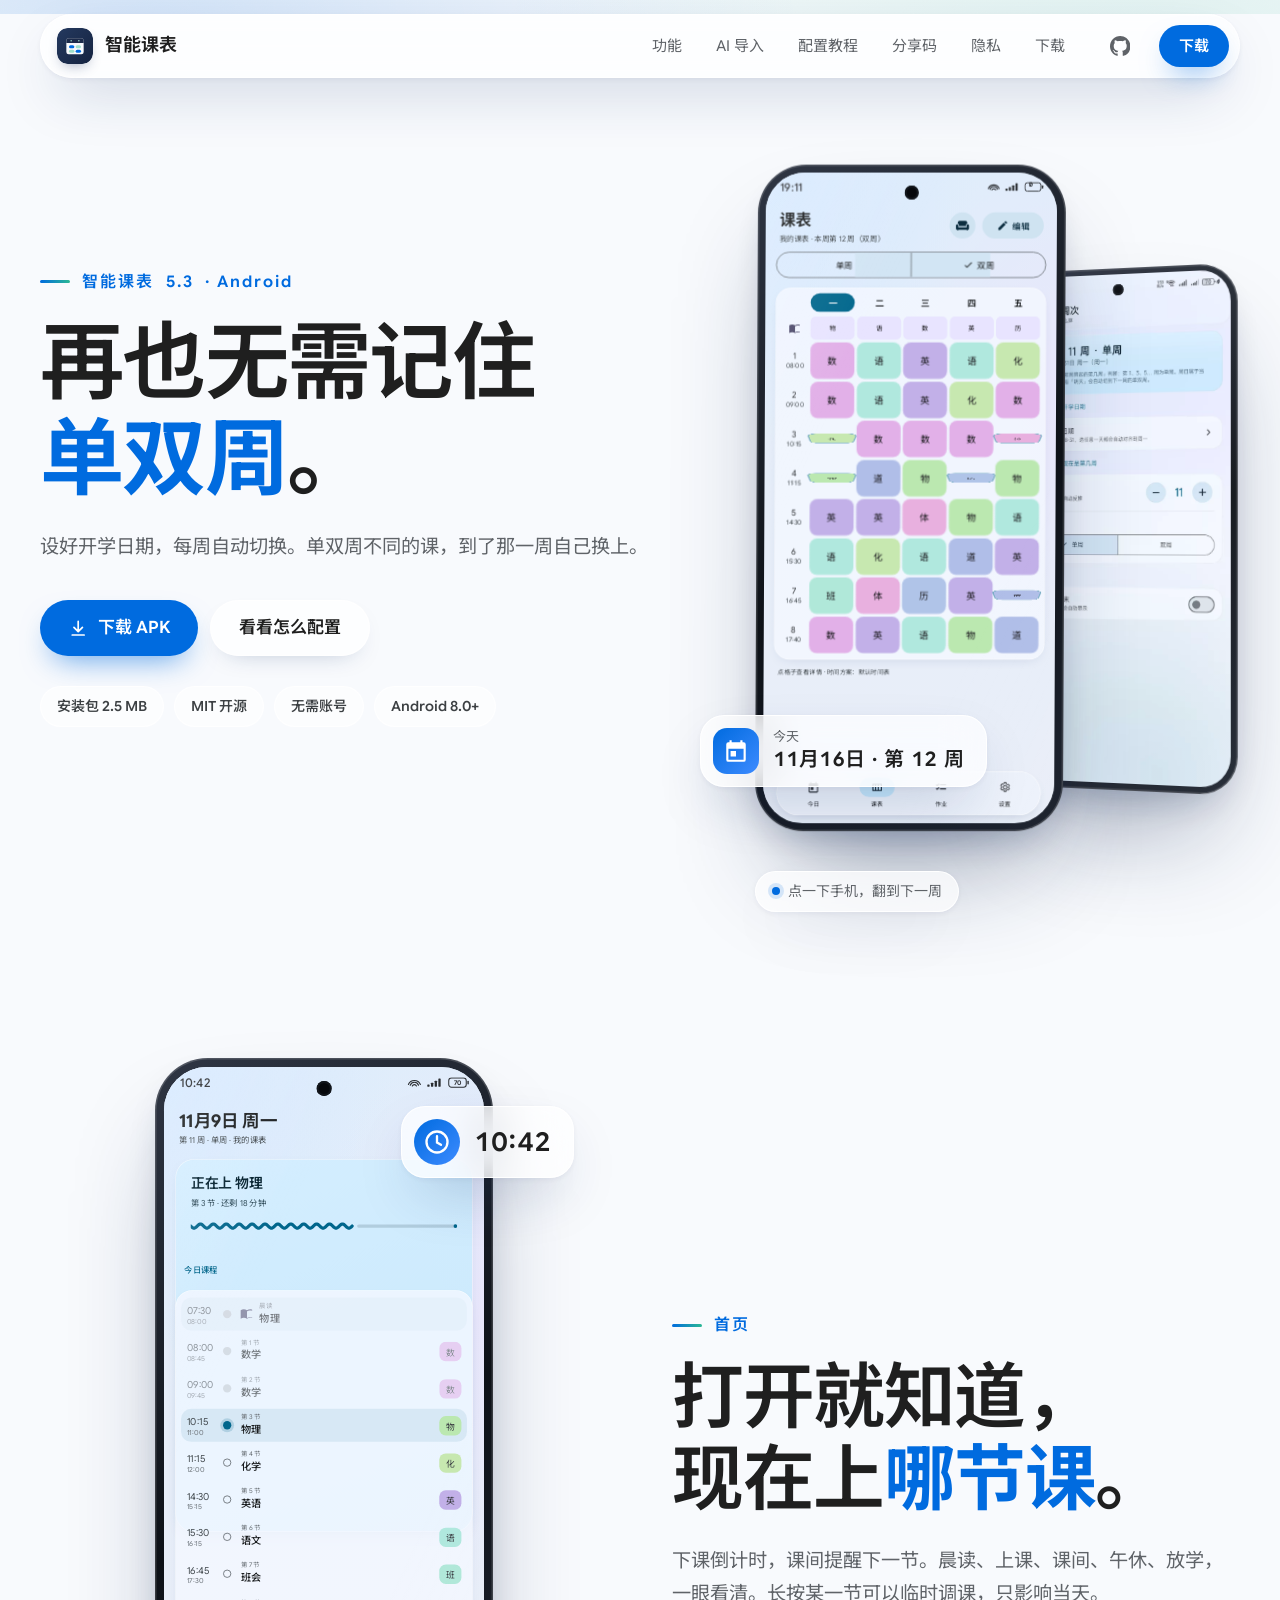
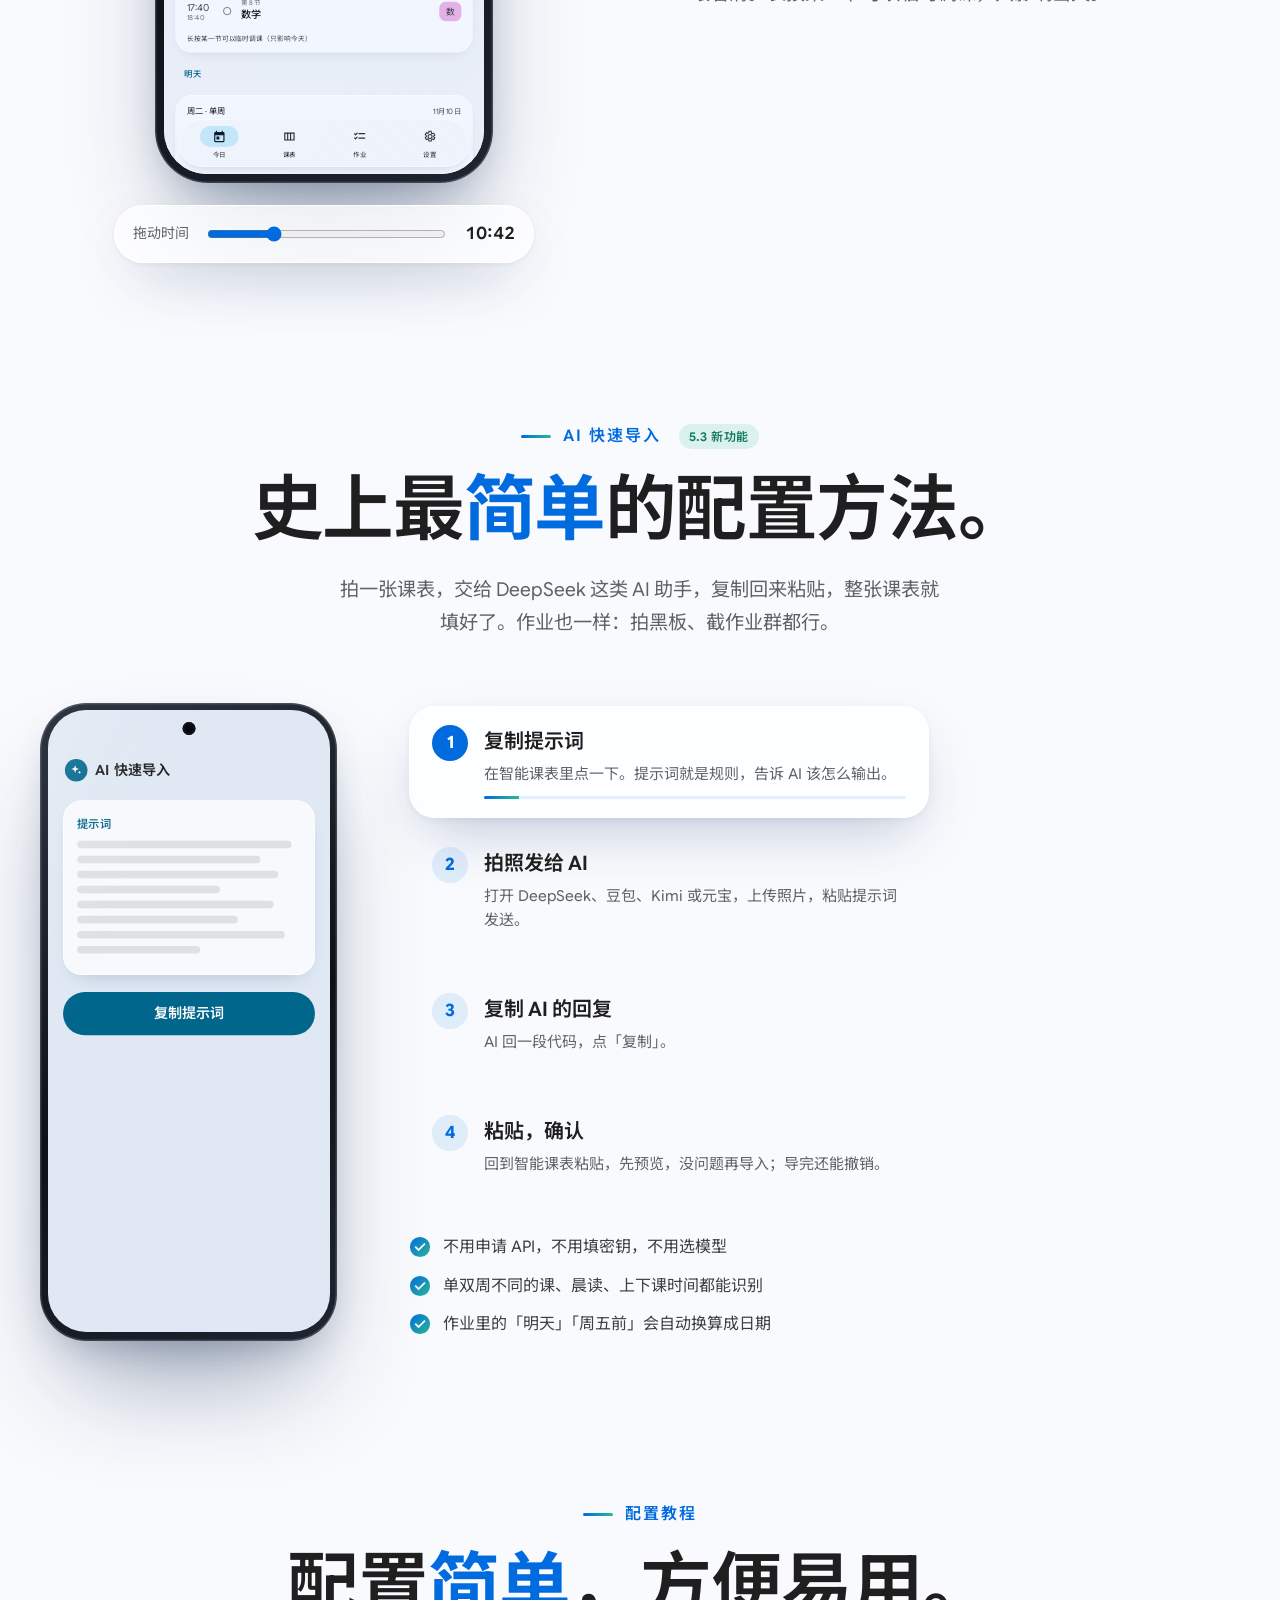
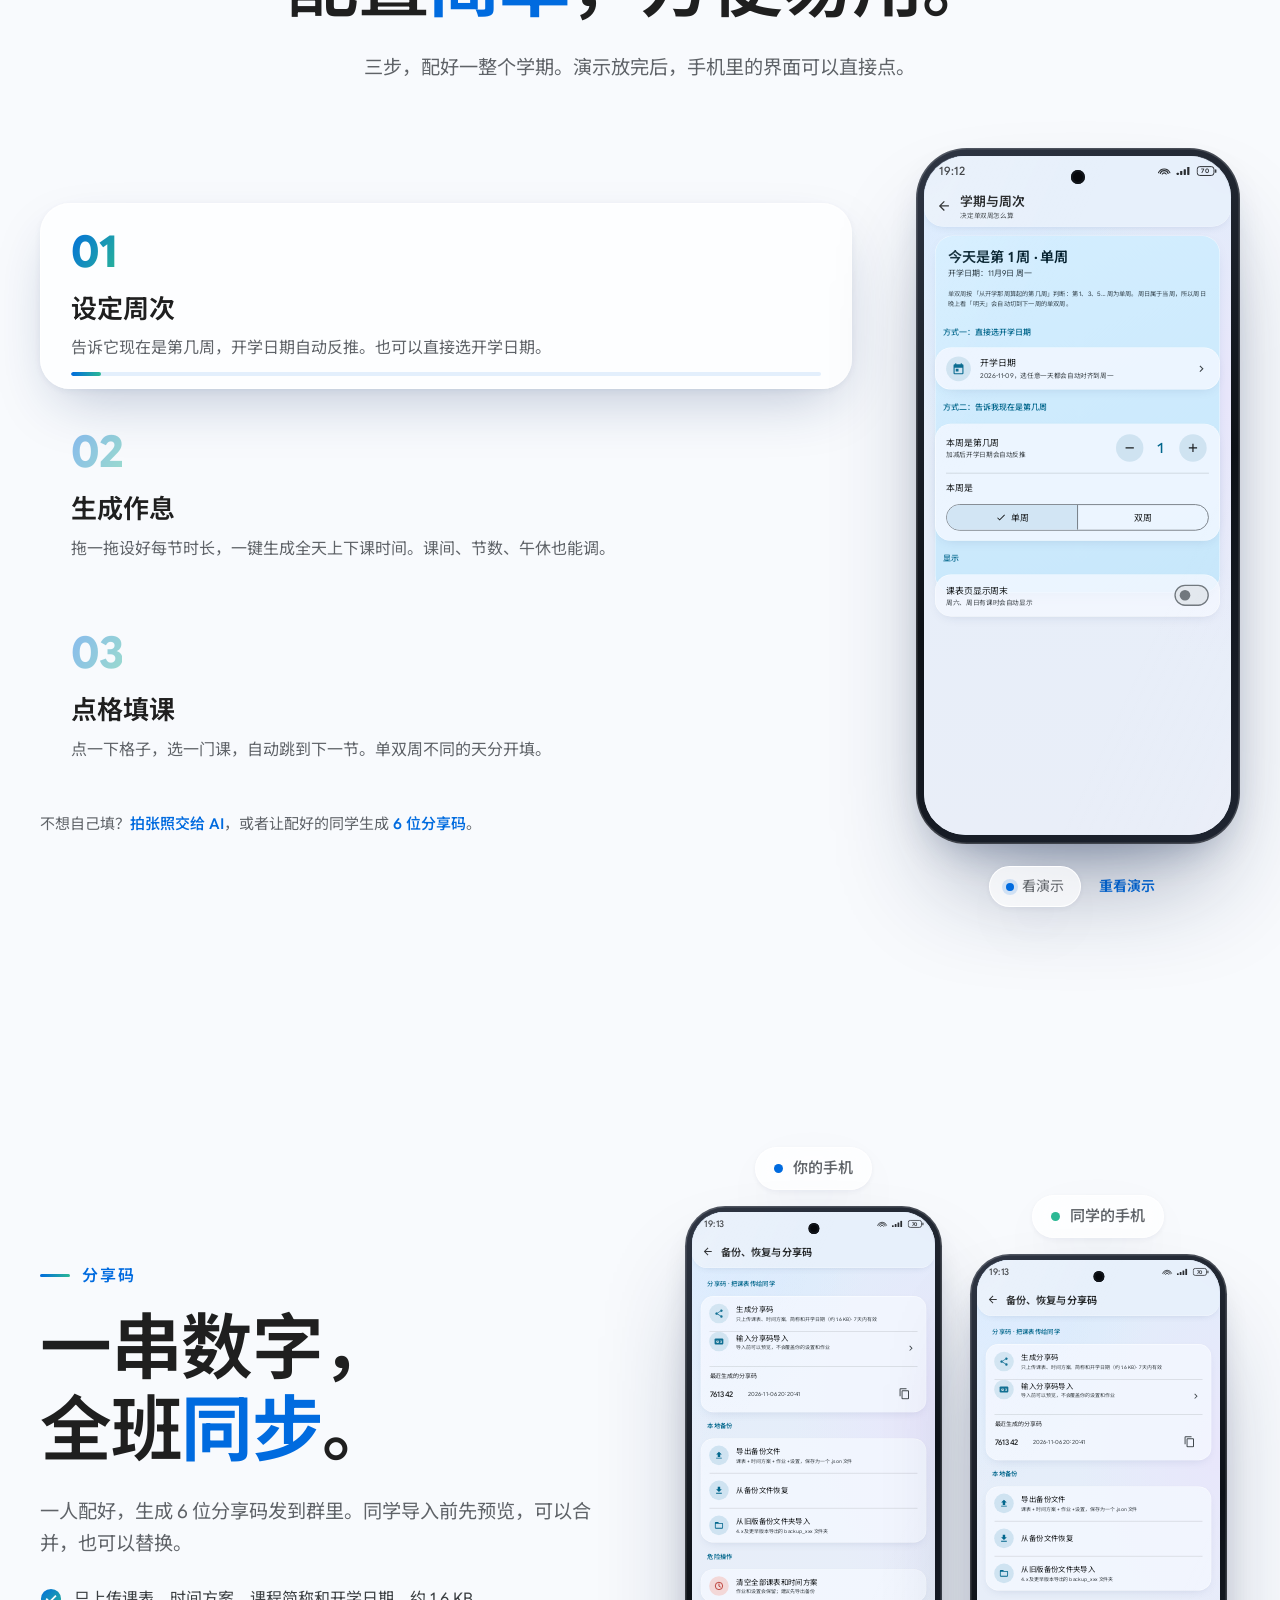
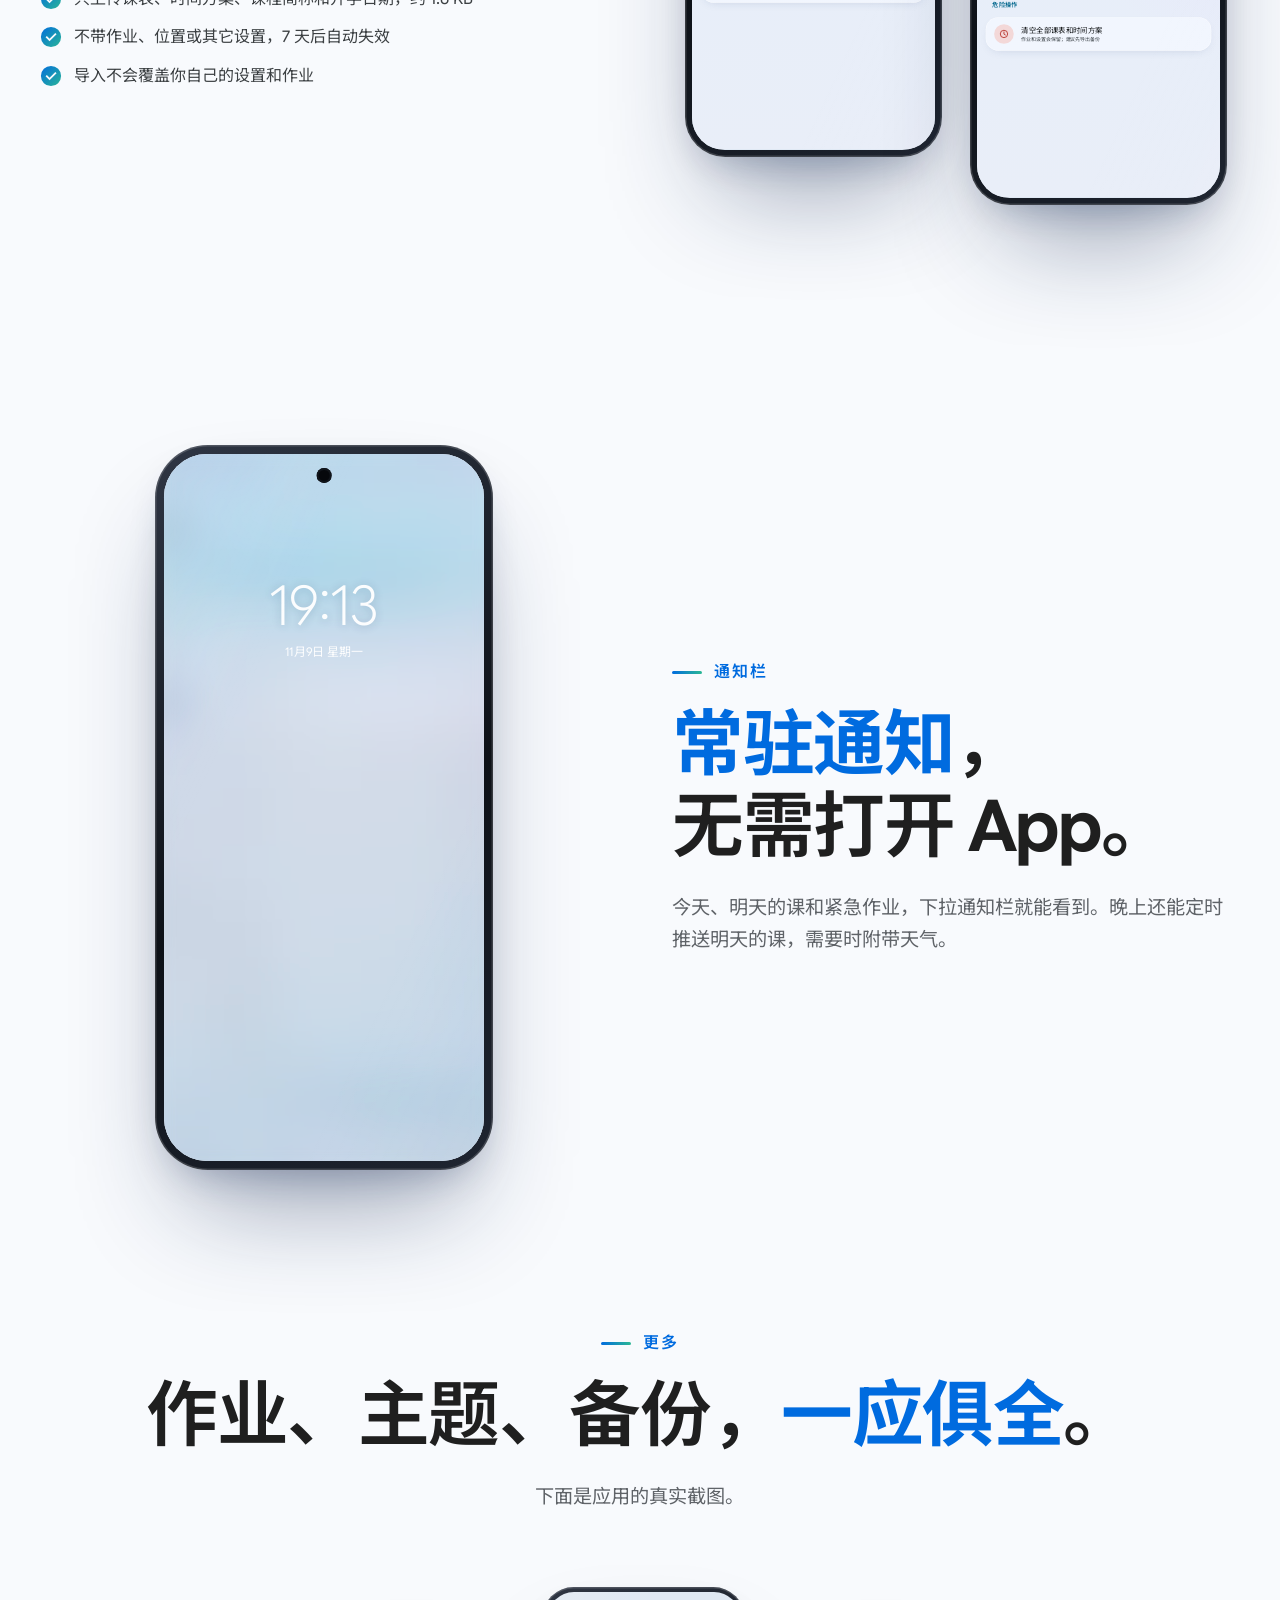
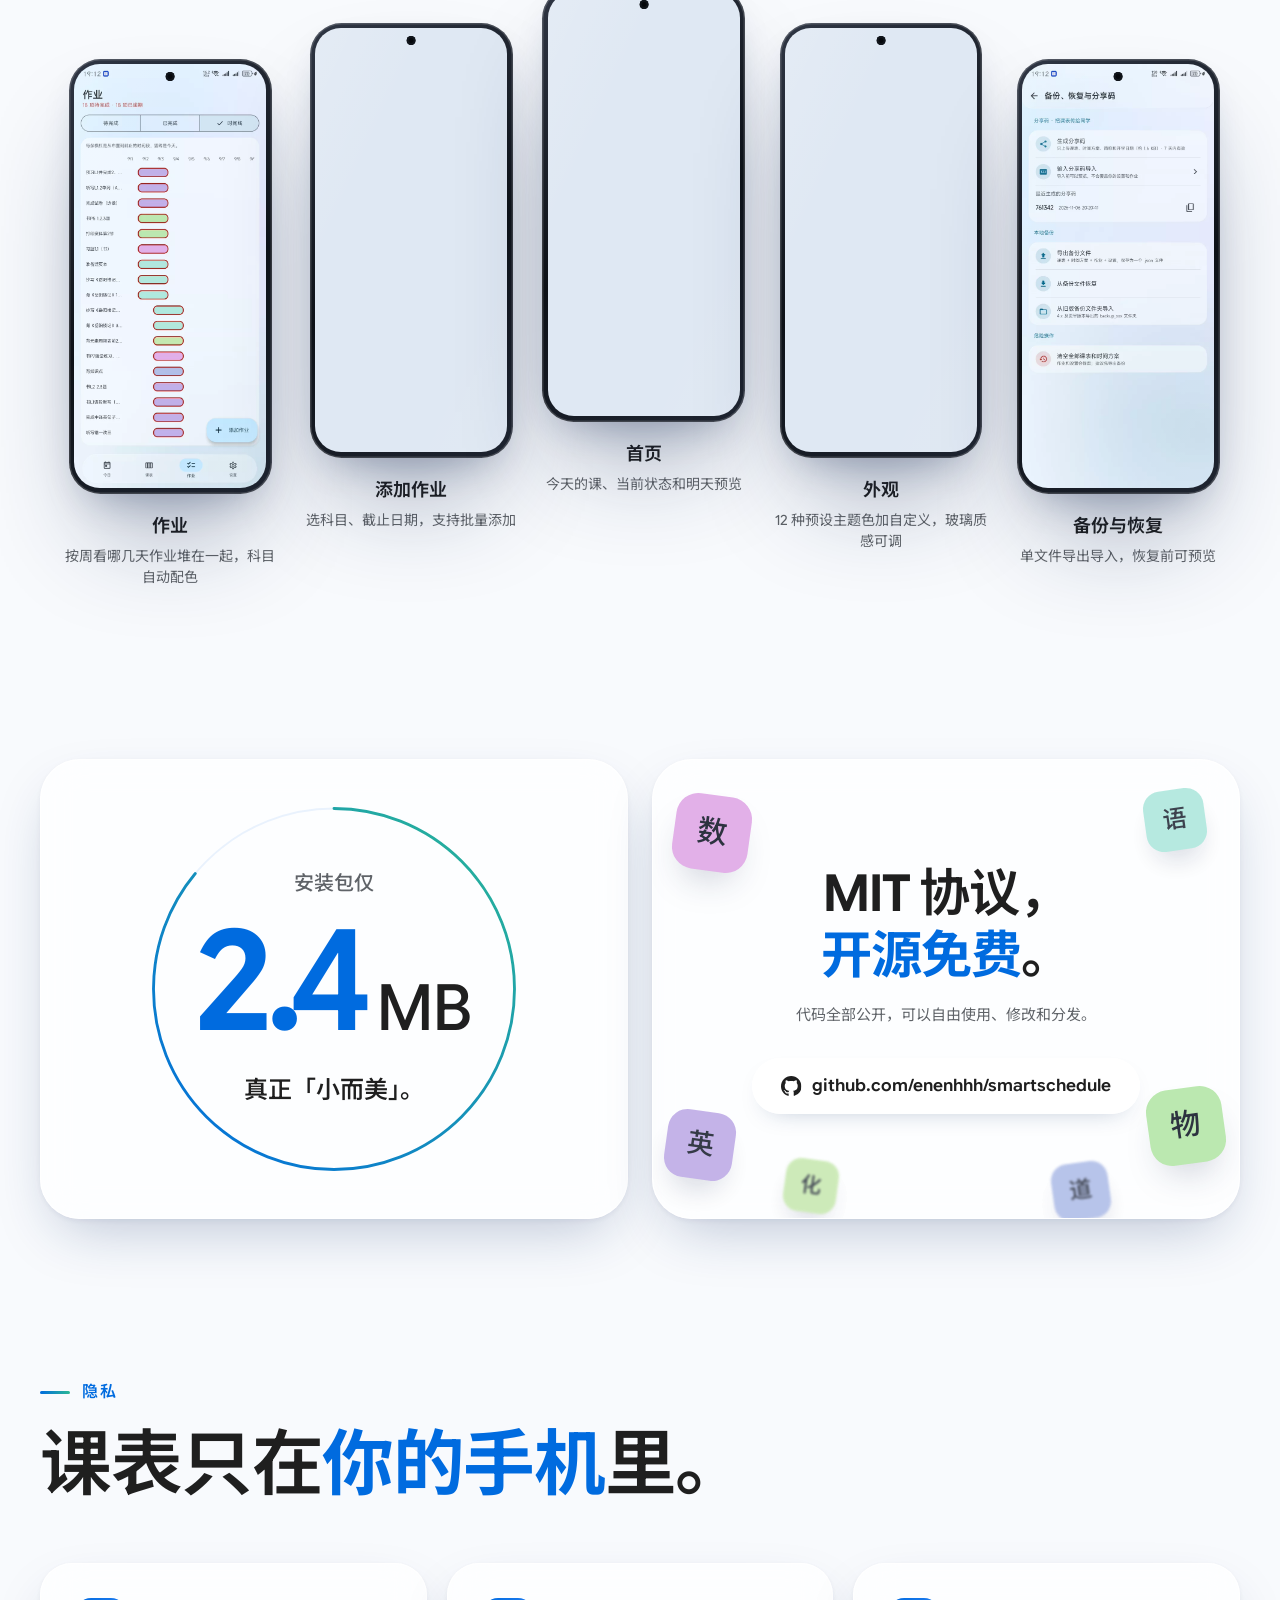
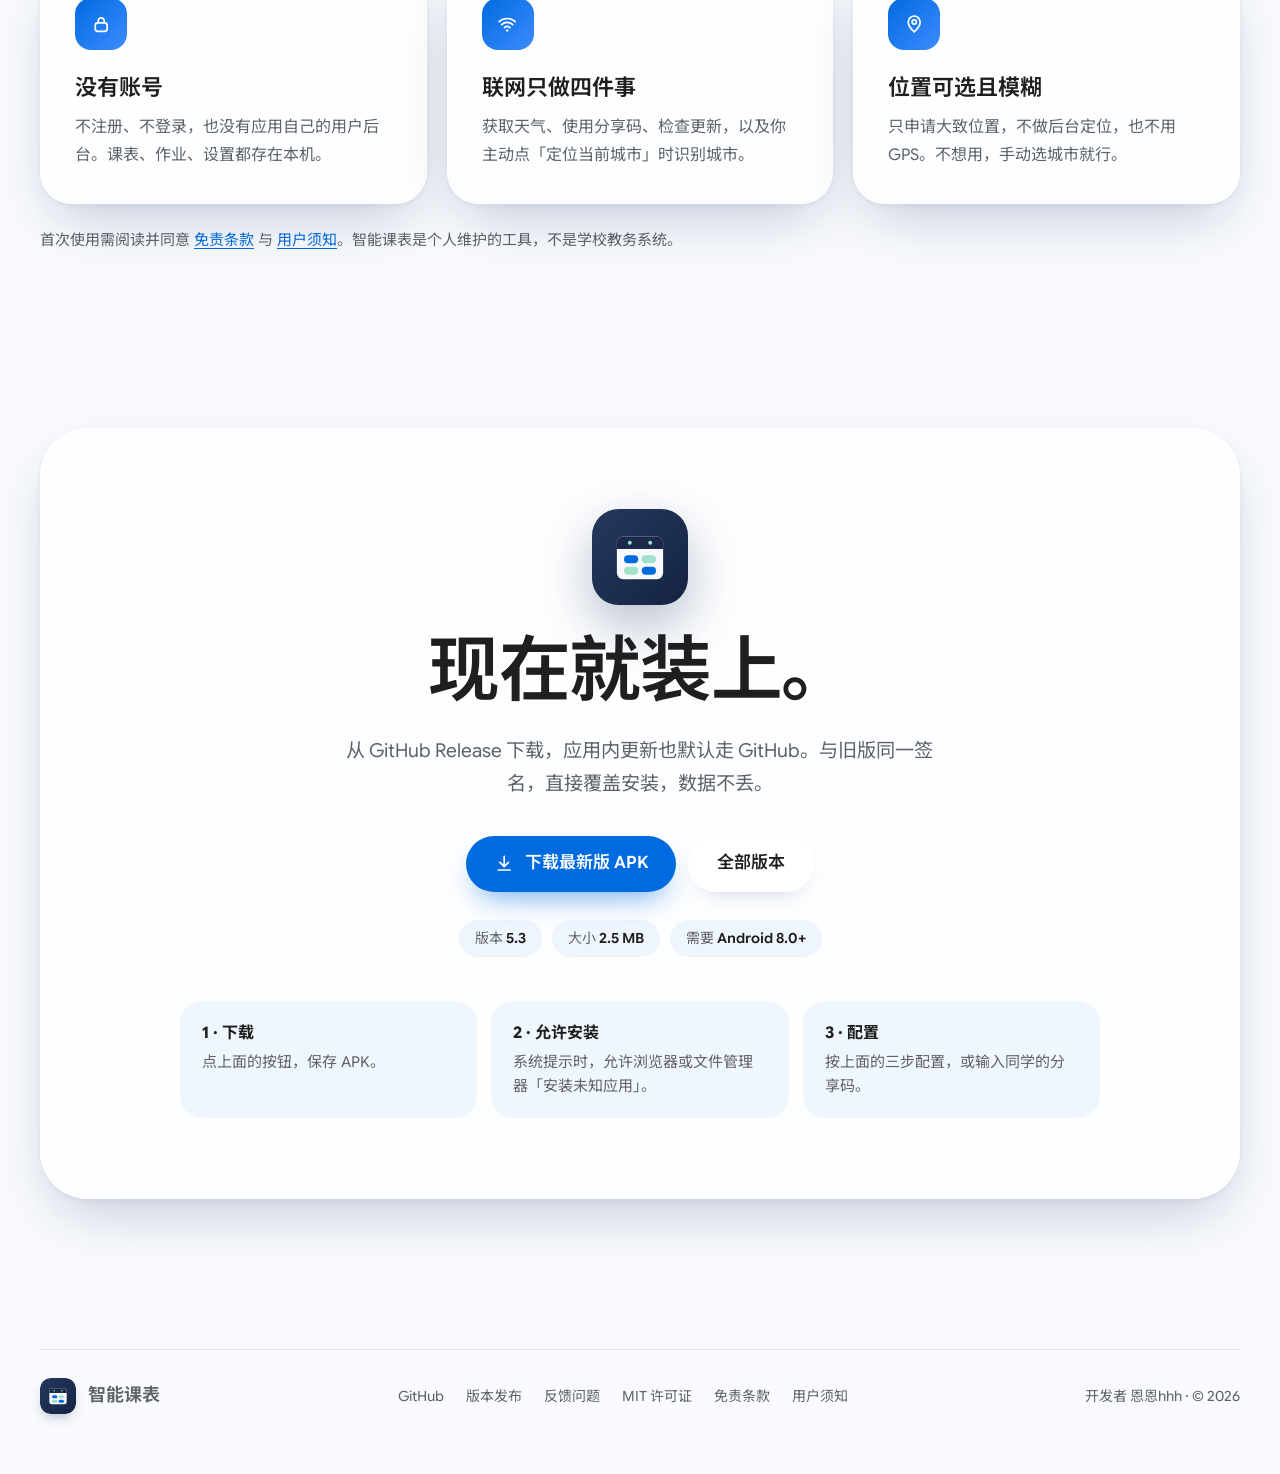
<file: index.html>
<!doctype html>
<html lang="zh-CN">
<head>
<meta charset="utf-8">
<meta name="viewport" content="width=device-width,initial-scale=1">
<title>智能课表 · 再也无需记住单双周</title>
<meta name="description" content="智能课表：为单双周轮换设计的 Android 课表。设好开学日期，每周自动切换；打开就知道现在上哪节课。三步配置，6 位分享码全班同步，常驻通知。安装包 2.5 MB，MIT 开源，无需账号。">
<meta name="theme-color" content="#f8fafd">
<meta property="og:title" content="智能课表 · 再也无需记住单双周">
<meta property="og:description" content="为单双周轮换设计的 Android 课表。三步配置、6 位分享码、常驻通知。2.5 MB，MIT 开源。">
<meta property="og:type" content="website">
<meta property="og:url" content="https://enenhhh.github.io/smartschedule/">
<meta property="og:image" content="https://enenhhh.github.io/smartschedule/assets/og.jpg">
<meta name="twitter:card" content="summary_large_image">
<link rel="icon" href="favicon.svg" type="image/svg+xml">
<link rel="preload" href="assets/fonts/nsc.woff2" as="font" type="font/woff2" crossorigin>
<link rel="preload" href="assets/fonts/gsf.woff2" as="font" type="font/woff2" crossorigin>
<link rel="stylesheet" href="assets/fonts.css">
<link rel="stylesheet" href="assets/app.css">
<link rel="stylesheet" href="assets/site.css">
<script>document.documentElement.classList.add('js');window.TIMELINE={scenes:[]};</script>
</head>
<body>
<a class="skip" href="#main">跳到正文</a>
<svg width="0" height="0" style="position:absolute" aria-hidden="true"><defs>
<symbol id="i-down" viewBox="0 0 24 24"><path d="M12 4v11M7 11l5 5 5-5M5 20h14" fill="none" stroke="currentColor" stroke-width="2" stroke-linecap="round" stroke-linejoin="round"/></symbol>
<symbol id="i-gh" viewBox="0 0 16 16"><path fill="currentColor" d="M8 0C3.58 0 0 3.58 0 8c0 3.54 2.29 6.53 5.47 7.59.4.07.55-.17.55-.38 0-.19-.01-.82-.01-1.49-2.01.37-2.53-.49-2.69-.94-.09-.23-.48-.94-.82-1.13-.28-.15-.68-.52-.01-.53.63-.01 1.08.58 1.23.82.72 1.21 1.87.87 2.33.66.07-.52.28-.87.51-1.07-1.78-.2-3.64-.89-3.64-3.95 0-.87.31-1.59.82-2.15-.08-.2-.36-1.02.08-2.12 0 0 .67-.21 2.2.82.64-.18 1.32-.27 2-.27.68 0 1.36.09 2 .27 1.53-1.04 2.2-.82 2.2-.82.44 1.1.16 1.92.08 2.12.51.56.82 1.27.82 2.15 0 3.07-1.87 3.75-3.65 3.95.29.25.54.73.54 1.48 0 1.07-.01 1.93-.01 2.2 0 .21.15.46.55.38A8.013 8.013 0 0016 8c0-4.42-3.58-8-8-8z"/></symbol>
<symbol id="i-lock" viewBox="0 0 24 24"><rect x="5" y="10.5" width="14" height="10" rx="3" fill="none" stroke="currentColor" stroke-width="2"/><path d="M8.5 10.5V8a3.5 3.5 0 017 0v2.5" fill="none" stroke="currentColor" stroke-width="2"/></symbol>
<symbol id="i-wifi" viewBox="0 0 24 24"><path d="M2.5 9a14 14 0 0119 0M5.5 12.5a9.5 9.5 0 0113 0M8.8 16a5 5 0 016.4 0" fill="none" stroke="currentColor" stroke-width="2" stroke-linecap="round"/><circle cx="12" cy="19.3" r="1.4" fill="currentColor"/></symbol>
<symbol id="i-pin" viewBox="0 0 24 24"><path d="M12 21s7-6.1 7-11.5A7 7 0 005 9.5C5 14.9 12 21 12 21z" fill="none" stroke="currentColor" stroke-width="2"/><circle cx="12" cy="9.5" r="2.5" fill="none" stroke="currentColor" stroke-width="2"/></symbol>
</defs></svg>
<div class="bgfx" aria-hidden="true"><i></i><i></i><i></i><i></i><b></b></div>

<header class="topnav wrap">
  <div class="topnav-in glassy">
    <a class="brand" href="#top" aria-label="智能课表 首页"><span class="mark" data-icon="36"></span>智能课表</a>
    <nav class="navlinks" aria-label="主导航">
      <a href="#today">功能</a><a href="#ai">AI 导入</a><a href="#guide">配置教程</a><a href="#share">分享码</a><a href="#privacy">隐私</a><a href="#download">下载</a>
    </nav>
    <a class="gh" href="https://github.com/enenhhh/smartschedule" rel="noopener" aria-label="GitHub 源码"><svg class="ico"><use href="#i-gh"/></svg></a>
    <a class="btn pri sm" href="#download">下载</a>
  </div>
</header>

<main id="main">
<!-- ================= 首屏：单双周 ================= -->
<section class="wrap hero" id="top">
  <div class="copy">
    <div class="eyebrow rv">智能课表 <span id="heroVer">5.3</span> · Android</div>
    <h1 class="title xl" data-split>再也无需记住<br><b class="hl">单双周</b>。</h1>
    <p class="lead rv" style="--d:300ms">设好开学日期，每周自动切换。单双周不同的课，到了那一周自己换上。</p>
    <div class="cta rv" style="--d:420ms">
      <a class="btn pri" href="#download"><svg class="ico"><use href="#i-down"/></svg>下载 APK</a>
      <a class="btn sec" href="#guide">看看怎么配置</a>
    </div>
    <ul class="facts rv" style="--d:540ms">
      <li>安装包 2.5 MB</li><li>MIT 开源</li><li>无需账号</li><li>Android 8.0+</li>
    </ul>
  </div>
  <div class="hero-stage rv" style="--d:200ms">
    <div class="phone back" aria-hidden="true"><div class="scr"><img src="shots/06_semester.webp" alt="" width="640" height="1415" decoding="async"></div></div>
    <div class="phone front"><div class="scr live" id="scrTimetable" role="button" tabindex="0" aria-label="课表演示：点一下翻到下一周"></div></div>
    <div class="badge glassy" aria-live="polite"><span class="bi" data-svg="cal"></span><span><small>今天</small><b id="weekBadge">11月9日 · 第 11 周</b></span></div>
    <span class="hint glassy">点一下手机，翻到下一周</span>
  </div>
</section>

<!-- ================= 首页：实时状态 ================= -->
<section class="block" id="today">
  <div class="wrap split rev">
    <div class="copy">
      <div class="eyebrow rv">首页</div>
      <h2 class="title" data-split>打开就知道，<br>现在上<b class="hl">哪节课</b>。</h2>
      <p class="lead rv">下课倒计时，课间提醒下一节。晨读、上课、课间、午休、放学，一眼看清。长按某一节可以临时调课，只影响当天。</p>
    </div>
    <div class="stage today-stage rv">
      <div class="phone"><div class="scr" id="scrToday" aria-label="首页演示"></div></div>
      <div class="badge glassy" aria-hidden="true"><span class="bi" style="border-radius:50%" data-svg="clock"></span><b id="todayClock" style="font-size:26px">10:42</b></div>
      <div class="scrub glassy"><label for="timeRange">拖动时间</label><input id="timeRange" type="range" min="470" max="1119" value="642" step="1"><output id="timeOut" for="timeRange">10:42</output></div>
    </div>
  </div>
</section>

<!-- ================= AI 导入 ================= -->
<section class="block" id="ai" style="padding-top:40px">
  <div class="wrap">
    <div class="center">
      <div class="eyebrow c rv">AI 快速导入 <span class="newtag">5.3 新功能</span></div>
      <h2 class="title" data-split>史上最<b class="hl">简单</b>的配置方法。</h2>
      <p class="lead rv">拍一张课表，交给 DeepSeek 这类 AI 助手，复制回来粘贴，整张课表就填好了。作业也一样：拍黑板、截作业群都行。</p>
    </div>
    <div class="ai">
      <div class="stage ai-stage rv">
        <div class="phone"><div class="scr" id="aiDemo" aria-label="AI 导入演示动画"></div></div>
      </div>
      <div>
        <ol class="ai-steps" id="aiSteps">
          <li class="rv"><span class="n">1</span><div><b>复制提示词</b><span>在智能课表里点一下。提示词就是规则，告诉 AI 该怎么输出。</span><span class="bar"><i></i></span></div></li>
          <li class="rv" style="--d:80ms"><span class="n">2</span><div><b>拍照发给 AI</b><span>打开 DeepSeek、豆包、Kimi 或元宝，上传照片，粘贴提示词发送。</span><span class="bar"><i></i></span></div></li>
          <li class="rv" style="--d:160ms"><span class="n">3</span><div><b>复制 AI 的回复</b><span>AI 回一段代码，点「复制」。</span><span class="bar"><i></i></span></div></li>
          <li class="rv" style="--d:240ms"><span class="n">4</span><div><b>粘贴，确认</b><span>回到智能课表粘贴，先预览，没问题再导入；导完还能撤销。</span><span class="bar"><i></i></span></div></li>
        </ol>
        <ul class="ticks rv">
          <li>不用申请 API，不用填密钥，不用选模型</li>
          <li>单双周不同的课、晨读、上下课时间都能识别</li>
          <li>作业里的「明天」「周五前」会自动换算成日期</li>
        </ul>
      </div>
    </div>
  </div>
</section>

<!-- ================= 配置教程 ================= -->
<section class="block" id="guide" style="padding-top:40px">
  <div class="wrap">
    <div class="center">
      <div class="eyebrow c rv">配置教程</div>
      <h2 class="title" data-split>配置<b class="hl">简单</b>，方便易用。</h2>
      <p class="lead rv">三步，配好一整个学期。演示放完后，手机里的界面可以直接点。</p>
    </div>
    <div class="guide">
      <div>
        <div class="steps" role="tablist" aria-label="配置步骤">
          <button class="step rv" role="tab" aria-selected="true" aria-controls="guidePanel" data-step="0">
            <span class="num">01</span><span class="sh">设定周次</span>
            <span class="sp">告诉它现在是第几周，开学日期自动反推。也可以直接选开学日期。</span><span class="bar"><i></i></span></button>
          <button class="step rv" role="tab" aria-selected="false" aria-controls="guidePanel" data-step="1" style="--d:80ms">
            <span class="num">02</span><span class="sh">生成作息</span>
            <span class="sp">拖一拖设好每节时长，一键生成全天上下课时间。课间、节数、午休也能调。</span><span class="bar"><i></i></span></button>
          <button class="step rv" role="tab" aria-selected="false" aria-controls="guidePanel" data-step="2" style="--d:160ms">
            <span class="num">03</span><span class="sh">点格填课</span>
            <span class="sp">点一下格子，选一门课，自动跳到下一节。单双周不同的天分开填。</span><span class="bar"><i></i></span></button>
        </div>
        <p class="guide-note rv">不想自己填？<a href="#ai">拍张照交给 AI</a>，或者让配好的同学生成 <a href="#share">6 位分享码</a>。</p>
      </div>
      <div class="stage guide-stage rv" id="guidePanel" role="tabpanel">
        <div class="phone"><div class="scr live" id="scrGuide" aria-label="配置演示，可以点击"></div></div>
        <div style="display:flex;align-items:center;gap:6px"><span class="hint glassy" id="guideHint">看演示</span><button class="redo" id="guideRedo" type="button">重看演示</button></div>
      </div>
    </div>
  </div>
</section>

<!-- ================= 分享码 ================= -->
<section class="block" id="share">
  <div class="wrap split">
    <div class="copy">
      <div class="eyebrow rv">分享码</div>
      <h2 class="title" data-split>一串数字，<br>全班<b class="hl">同步</b>。</h2>
      <p class="lead rv">一人配好，生成 6 位分享码发到群里。同学导入前先预览，可以合并，也可以替换。</p>
      <ul class="ticks rv">
        <li>只上传课表、时间方案、课程简称和开学日期，约 1.6 KB</li>
        <li>不带作业、位置或其它设置，7 天后自动失效</li>
        <li>导入不会覆盖你自己的设置和作业</li>
      </ul>
    </div>
    <div class="duo rv" aria-label="分享码演示">
      <div><span class="cap glassy"><i></i>你的手机</span><div class="phone"><div class="scr" id="scrShareA"></div></div></div>
      <div><span class="cap glassy"><i style="background:var(--mint)"></i>同学的手机</span><div class="phone"><div class="scr" id="scrShareB"></div></div></div>
    </div>
  </div>
</section>

<!-- ================= 常驻通知 ================= -->
<section class="block" id="notif">
  <div class="wrap split rev">
    <div class="copy">
      <div class="eyebrow rv">通知栏</div>
      <h2 class="title" data-split><b class="hl">常驻通知</b>，<br>无需打开 App。</h2>
      <p class="lead rv">今天、明天的课和紧急作业，下拉通知栏就能看到。晚上还能定时推送明天的课，需要时附带天气。</p>
    </div>
    <div class="stage rv">
      <div class="phone"><div class="scr" id="scrShade" aria-label="通知栏演示"></div></div>
    </div>
  </div>
</section>

<!-- ================= 一应俱全（真实截图） ================= -->
<section class="block" id="more" style="padding-top:40px">
  <div class="wrap">
    <div class="center">
      <div class="eyebrow c rv">更多</div>
      <h2 class="title" data-split>作业、主题、备份，<b class="hl">一应俱全</b>。</h2>
      <p class="lead rv">下面是应用的真实截图。</p>
    </div>
    <div class="shots">
      <figure class="rv"><div class="phone"><div class="scr"><img src="shots/03_homework.webp" alt="作业页截图" width="640" height="1415" loading="lazy" decoding="async"></div></div>
        <figcaption><b>作业</b><span>按周看哪几天作业堆在一起，科目自动配色</span></figcaption></figure>
      <figure class="rv" style="--d:80ms"><div class="phone"><div class="scr"><img src="shots/12_addhomework.webp" alt="添加作业截图" width="640" height="1415" loading="lazy" decoding="async"></div></div>
        <figcaption><b>添加作业</b><span>选科目、截止日期，支持批量添加</span></figcaption></figure>
      <figure class="rv" style="--d:160ms"><div class="phone"><div class="scr"><img src="shots/01_today.webp" alt="首页截图" width="640" height="1415" loading="lazy" decoding="async"></div></div>
        <figcaption><b>首页</b><span>今天的课、当前状态和明天预览</span></figcaption></figure>
      <figure class="rv" style="--d:240ms"><div class="phone"><div class="scr"><img src="shots/07_appearance.webp" alt="外观设置截图" width="640" height="1415" loading="lazy" decoding="async"></div></div>
        <figcaption><b>外观</b><span>12 种预设主题色加自定义，玻璃质感可调</span></figcaption></figure>
      <figure class="rv" style="--d:320ms"><div class="phone"><div class="scr"><img src="shots/08_backup.webp" alt="备份与恢复截图" width="640" height="1415" loading="lazy" decoding="async"></div></div>
        <figcaption><b>备份与恢复</b><span>单文件导出导入，恢复前可预览</span></figcaption></figure>
    </div>
  </div>
</section>

<!-- ================= 小而美 · 开源 ================= -->
<section class="block" id="open" style="padding-top:20px">
  <div class="wrap pair">
    <div class="tile-card glassy rv">
      <svg class="mbring" viewBox="0 0 800 800" aria-hidden="true"><defs><linearGradient id="rg" x1="0" y1="0" x2="1" y2="1"><stop offset="0" stop-color="#006bdf"/><stop offset="1" stop-color="#2bb894"/></linearGradient></defs>
        <circle cx="400" cy="400" r="380" fill="none" stroke="rgba(0,107,223,.08)" stroke-width="4"/>
        <circle id="ringArc" cx="400" cy="400" r="380" fill="none" stroke="url(#rg)" stroke-width="6" stroke-linecap="round" transform="rotate(-90 400 400)" stroke-dasharray="2388" stroke-dashoffset="2388" style="transition:stroke-dashoffset 1.8s cubic-bezier(.16,1,.3,1) .2s"/></svg>
      <div class="k">安装包仅</div>
      <div class="mb"><b id="mbNum">2.5</b><span>MB</span></div>
      <div class="t">真正「小而美」。</div>
    </div>
    <div class="tile-card glassy rv" style="--d:100ms" id="mitCard">
      <h3>MIT 协议，<br><b class="hl">开源免费</b>。</h3>
      <p class="small" style="position:relative;margin:16px 0 0">代码全部公开，可以自由使用、修改和分发。</p>
      <a class="btn sec" href="https://github.com/enenhhh/smartschedule" rel="noopener"><svg class="ico"><use href="#i-gh"/></svg>github.com/enenhhh/smartschedule</a>
    </div>
  </div>
</section>

<!-- ================= 隐私 ================= -->
<section class="block" id="privacy" style="padding-top:40px">
  <div class="wrap">
    <div class="eyebrow rv">隐私</div>
    <h2 class="title" data-split>课表只在<b class="hl">你的手机</b>里。</h2>
    <div class="trio">
      <div class="glassy rv"><span class="ti"><svg class="ico"><use href="#i-lock"/></svg></span><h3>没有账号</h3><p>不注册、不登录，也没有应用自己的用户后台。课表、作业、设置都存在本机。</p></div>
      <div class="glassy rv" style="--d:80ms"><span class="ti"><svg class="ico"><use href="#i-wifi"/></svg></span><h3>联网只做四件事</h3><p>获取天气、使用分享码、检查更新，以及你主动点「定位当前城市」时识别城市。</p></div>
      <div class="glassy rv" style="--d:160ms"><span class="ti"><svg class="ico"><use href="#i-pin"/></svg></span><h3>位置可选且模糊</h3><p>只申请大致位置，不做后台定位，也不用 GPS。不想用，手动选城市就行。</p></div>
    </div>
    <p class="fine rv">首次使用需阅读并同意 <a href="disclaimer.html">免责条款</a> 与 <a href="notice.html">用户须知</a>。智能课表是个人维护的工具，不是学校教务系统。</p>
  </div>
</section>

<!-- ================= 下载 ================= -->
<section class="block" id="download" style="padding-top:40px">
  <div class="wrap">
    <div class="dl glassy rv">
      <div class="icon" data-icon="96"></div>
      <h2 class="title" data-split style="margin-top:0">现在就装上。</h2>
      <p class="lead" style="margin-left:auto;margin-right:auto">从 GitHub Release 下载，应用内更新也默认走 GitHub。与旧版同一签名，直接覆盖安装，数据不丢。</p>
      <div class="cta">
        <a class="btn pri" id="dlBtn" href="https://github.com/enenhhh/smartschedule/releases/download/v5.3/smartschedule-5.3.apk"><svg class="ico"><use href="#i-down"/></svg><span id="dlText">下载最新版 APK</span></a>
        <a class="btn sec" href="https://github.com/enenhhh/smartschedule/releases" rel="noopener">全部版本</a>
      </div>
      <div class="meta">
        <span>版本 <b id="dlVer">5.3</b></span><span>大小 <b id="dlSize">2.5 MB</b></span><span>需要 <b>Android 8.0+</b></span><span id="dlDateWrap" hidden>发布于 <b id="dlDate"></b></span>
      </div>
      <ol class="howto">
        <li><b>1 · 下载</b>点上面的按钮，保存 APK。</li>
        <li><b>2 · 允许安装</b>系统提示时，允许浏览器或文件管理器「安装未知应用」。</li>
        <li><b>3 · 配置</b>按上面的三步配置，或输入同学的分享码。</li>
      </ol>
      <p class="hash" id="dlHash" hidden></p>
    </div>
  </div>
</section>
</main>

<footer class="foot">
  <div class="wrap foot-in">
    <a class="brand" href="#top"><span class="mark" data-icon="36"></span>智能课表</a>
    <nav aria-label="页脚">
      <a href="https://github.com/enenhhh/smartschedule" rel="noopener">GitHub</a>
      <a href="https://github.com/enenhhh/smartschedule/releases" rel="noopener">版本发布</a>
      <a href="https://github.com/enenhhh/smartschedule/issues" rel="noopener">反馈问题</a>
      <a href="https://github.com/enenhhh/smartschedule/blob/main/LICENSE" rel="noopener">MIT 许可证</a>
      <a href="disclaimer.html">免责条款</a>
      <a href="notice.html">用户须知</a>
    </nav>
    <span>开发者 恩恩hhh · © 2026</span>
  </div>
</footer>

<script src="assets/lib.js"></script>
<script src="assets/app.js"></script>
<script src="assets/site.js"></script>
</body>
</html>
</file>
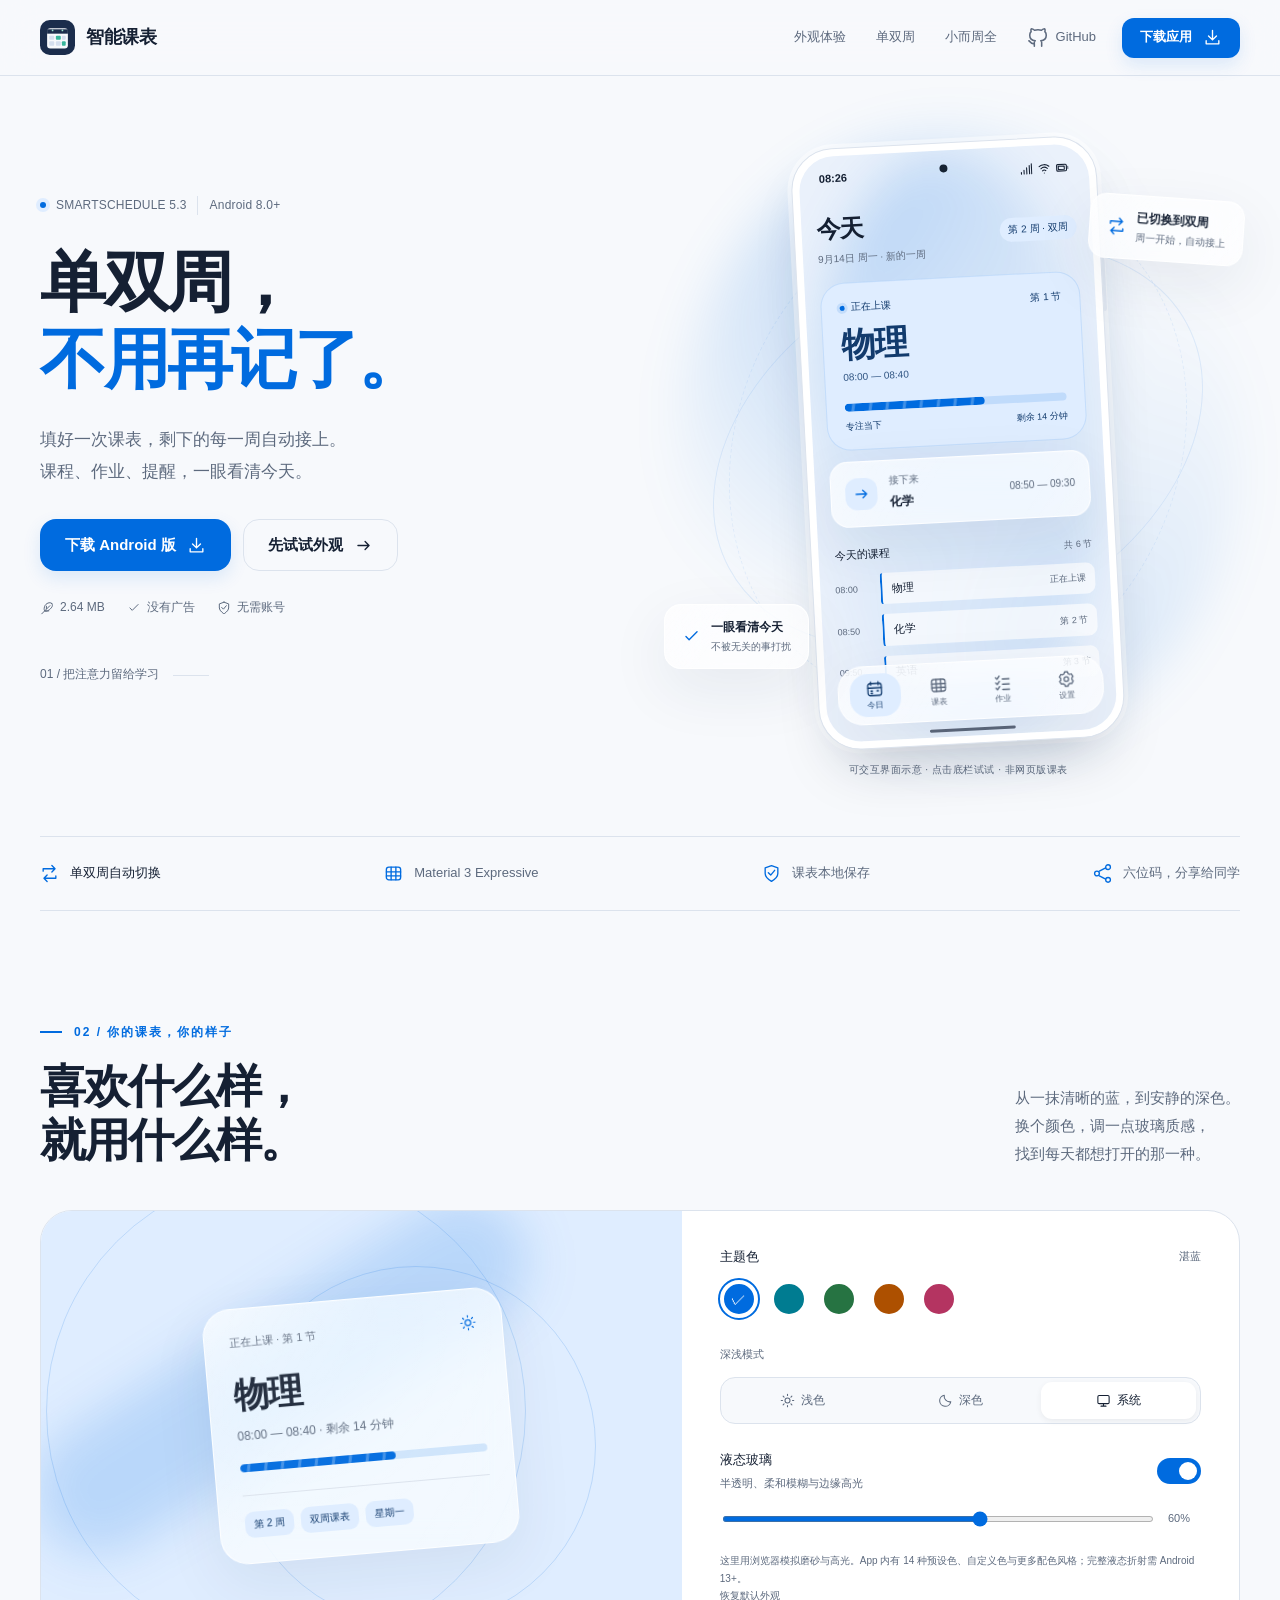
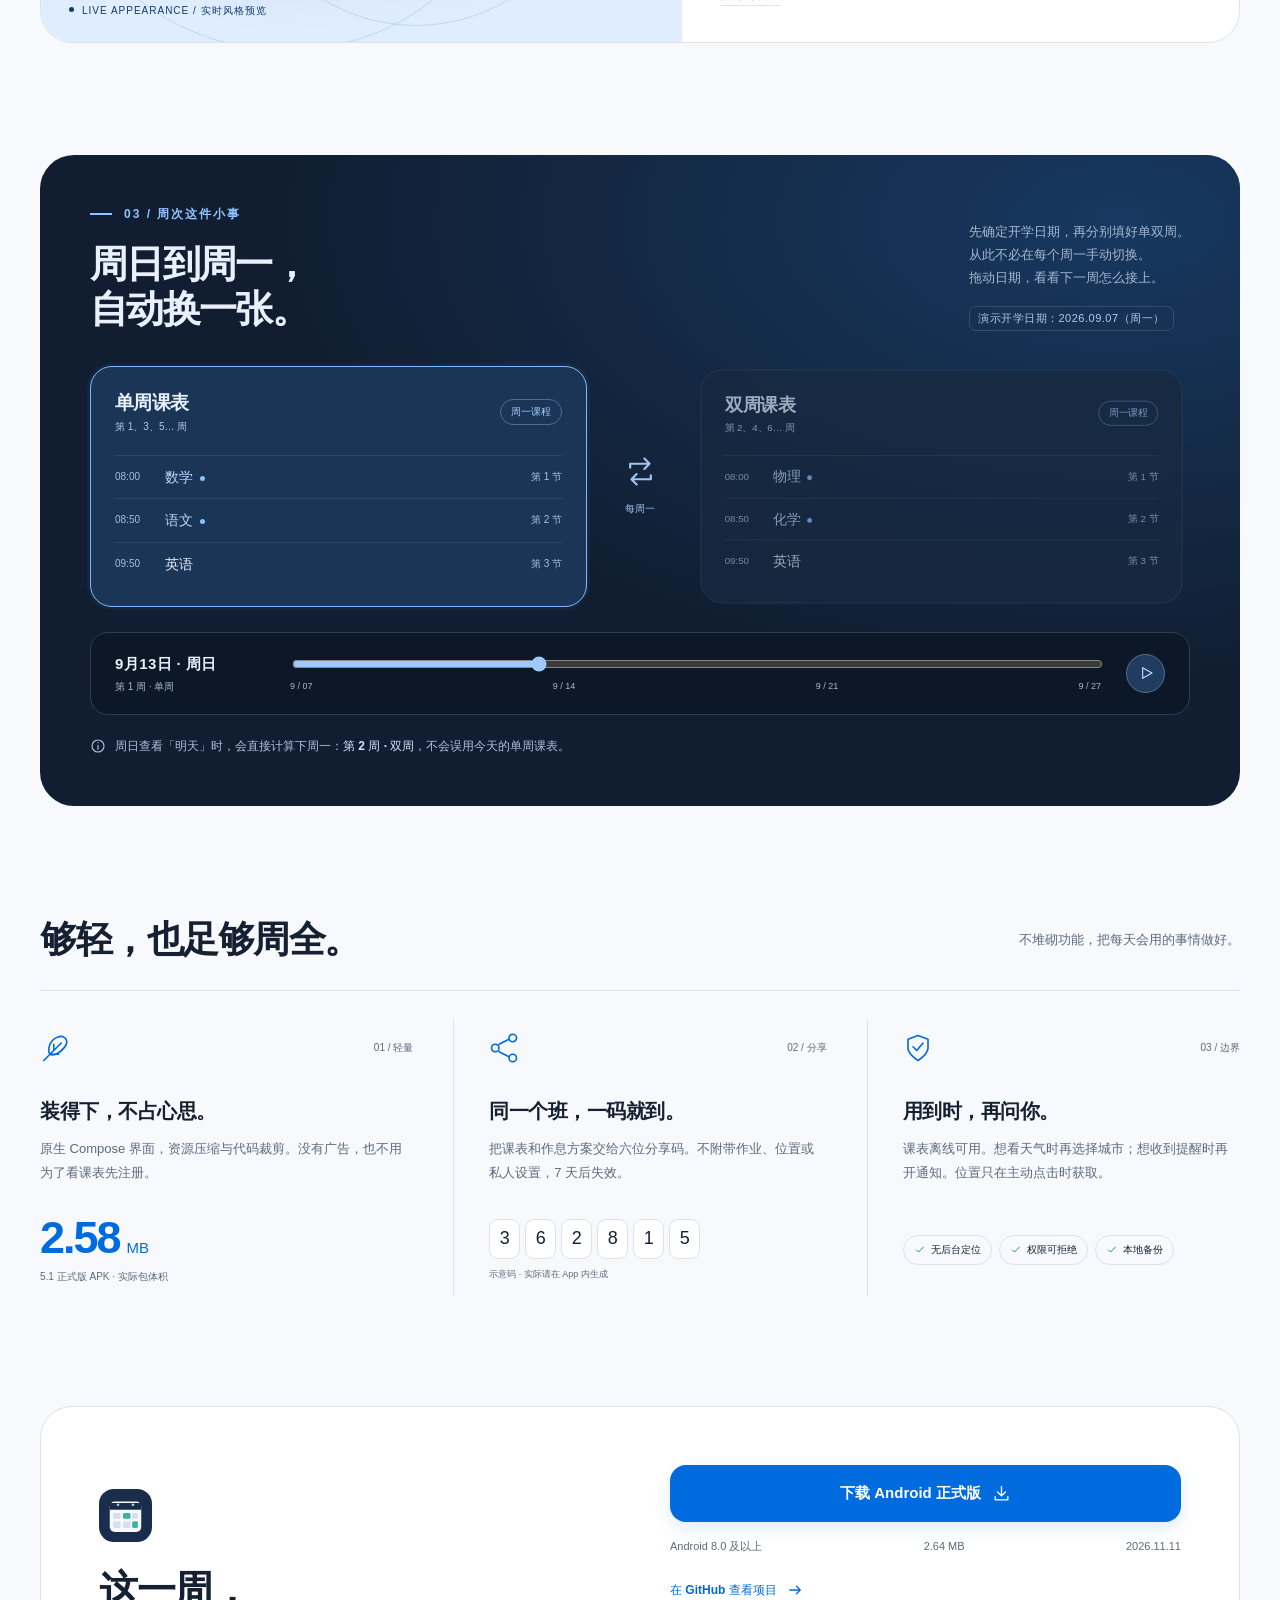
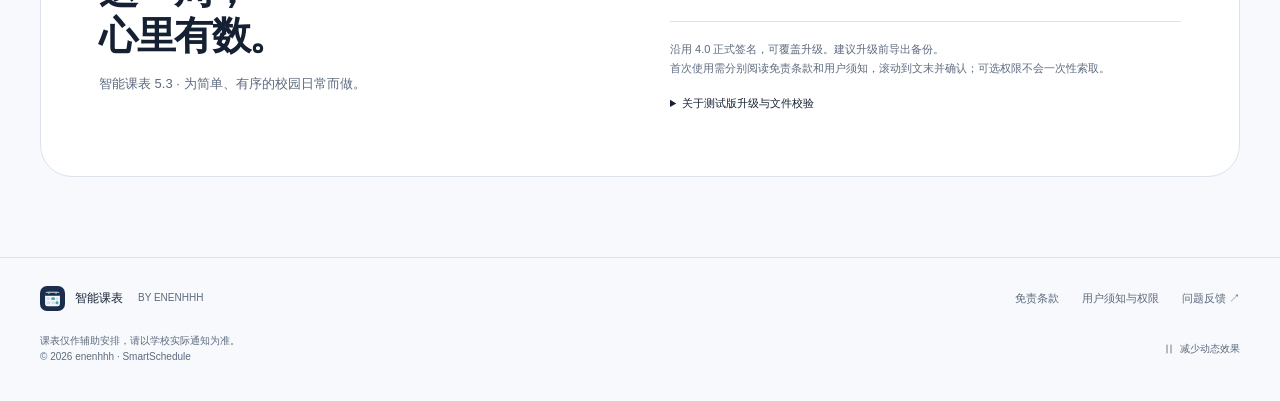
<file: site/index.html>
<!doctype html>
<html lang="zh-CN" data-theme="blue" data-mode="light" data-glass="on">
<head>
<meta charset="utf-8">
<meta name="viewport" content="width=device-width,initial-scale=1">
<meta name="description" content="智能课表，让单双周自动接上。轻量 Android 课表应用，Material 3、可调液态玻璃、作业与提醒。在线试试你的主题。">
<meta name="theme-color" content="#f7f9fc">
<meta name="color-scheme" content="light dark">
<title>智能课表 · 这一周，心里有数</title>
<link rel="icon" href="data:image/svg+xml,%3Csvg xmlns='http://www.w3.org/2000/svg' viewBox='0 0 64 64'%3E%3Crect width='64' height='64' rx='18' fill='%23182c4c'/%3E%3Crect x='13' y='15' width='38' height='37' rx='6' fill='%23f7f9fc'/%3E%3Cpath d='M13 21h38' stroke='%23182c4c' stroke-width='8'/%3E%3Cpath d='M29 29h9v8h-9zm11 11h8v7h-8z' fill='%2337b69a'/%3E%3C/svg%3E">
<script>
(function(){try{const s=JSON.parse(localStorage.getItem('ss-appearance')||'{}');const root=document.documentElement;if(['blue','teal','green','orange','rose'].includes(s.theme))root.dataset.theme=s.theme;const m=s.mode||'system';root.dataset.mode=m==='system'?(matchMedia('(prefers-color-scheme:dark)').matches?'dark':'light'):m;root.dataset.glass=s.glass===false?'off':'on';}catch(e){}})();
</script>
<style>
:root{--blue:#006bdf;--accent:#006bdf;--accent-rgb:0,107,223;--on-accent:#fff;--soft:#dfedff;--soft-ink:#123b6d;--bg:#f7f9fc;--panel:#fff;--ink:#152033;--muted:#5d6a7e;--line:#dce3ed;--glass:rgba(255,255,255,.66);--glass-border:rgba(255,255,255,.87);--shadow:0 20px 60px rgba(27,54,94,.08);--radius:28px;--strength:.6;--blur:22px;--ease:cubic-bezier(.2,.8,.2,1);--max:1200px;--phone:#eaf1fb;color-scheme:light}
:root[data-theme="teal"]{--accent:#007c91;--accent-rgb:0,124,145;--soft:#d5f1f4;--soft-ink:#15464e}
:root[data-theme="green"]{--accent:#267342;--accent-rgb:38,115,66;--soft:#dcf0df;--soft-ink:#194329}
:root[data-theme="orange"]{--accent:#ad5000;--accent-rgb:173,80,0;--soft:#ffead7;--soft-ink:#653611}
:root[data-theme="rose"]{--accent:#b43461;--accent-rgb:180,52,97;--soft:#ffe3ec;--soft-ink:#652038}
:root[data-mode="dark"]{--bg:#0d1420;--panel:#151f2d;--ink:#eaf0f9;--muted:#a8b5c8;--line:#2b394b;--glass:rgba(21,31,45,.82);--glass-border:rgba(201,222,255,.19);--shadow:0 24px 64px rgba(0,0,0,.2);--phone:#15243a;--accent:#9ac7ff;--accent-rgb:154,199,255;--on-accent:#052e60;--soft:#203d61;--soft-ink:#d9eaff;color-scheme:dark}
:root[data-mode="dark"][data-theme="teal"]{--accent:#70d6e4;--accent-rgb:112,214,228;--on-accent:#00343e;--soft:#153f49;--soft-ink:#c4eff5}
:root[data-mode="dark"][data-theme="green"]{--accent:#91d6a3;--accent-rgb:145,214,163;--on-accent:#10391e;--soft:#203e2c;--soft-ink:#d7f3de}
:root[data-mode="dark"][data-theme="orange"]{--accent:#ffb77b;--accent-rgb:255,183,123;--on-accent:#512500;--soft:#503521;--soft-ink:#ffe2c6}
:root[data-mode="dark"][data-theme="rose"]{--accent:#ffaac7;--accent-rgb:255,170,199;--on-accent:#5a1630;--soft:#512939;--soft-ink:#ffdfeb}
*{box-sizing:border-box}html{scroll-behavior:smooth;scroll-padding-top:100px}body{margin:0;overflow-x:clip;font-family:-apple-system,BlinkMacSystemFont,"Segoe UI","PingFang SC","Microsoft YaHei",Arial,sans-serif;background:var(--bg);color:var(--ink);font-size:15px;line-height:1.6;-webkit-font-smoothing:antialiased;transition:background .35s,color .25s}::selection{background:var(--soft);color:var(--soft-ink)}a{color:inherit;text-decoration:none}button,input{font:inherit}button,a,input{-webkit-tap-highlight-color:transparent}button{cursor:pointer}button{color:inherit}button:disabled{cursor:default;opacity:.55}button:focus-visible,a:focus-visible,input:focus-visible,summary:focus-visible{outline:3px solid var(--accent);outline-offset:5px}svg{display:block}.icon{width:22px;height:22px;fill:none;stroke:currentColor;stroke-width:1.7;stroke-linecap:round;stroke-linejoin:round;flex-shrink:0}.wrap{width:min(var(--max),calc(100% - 80px));margin:0 auto}.sr-only{position:absolute;width:1px;height:1px;padding:0;margin:-1px;overflow:hidden;clip:rect(0,0,0,0);white-space:nowrap;border:0}.skip{position:fixed;top:-100px;left:16px;z-index:99;background:var(--panel);padding:12px 18px;border-radius:12px}.skip:focus{top:16px}.eyebrow{font-size:12px;font-weight:650;letter-spacing:2px;color:var(--accent);display:flex;align-items:center;gap:12px}.eyebrow:before{content:"";width:22px;height:2px;background:currentColor}h1,h2,h3,p{margin:0}h1,h2{font-weight:650;line-height:1.18;letter-spacing:-2px}h2{font-size:46px}h3{font-size:21px;font-weight:620;letter-spacing:-.5px}.sub{font-size:17px;line-height:1.85;color:var(--muted)}.tag{border:1px solid var(--line);font-size:11px;letter-spacing:.5px;border-radius:7px;padding:3px 8px;color:var(--muted)}.button{display:inline-flex;justify-content:center;align-items:center;gap:11px;min-height:52px;padding:0 24px;border-radius:16px;font-weight:600;border:1px solid transparent;transition:transform .25s var(--ease),box-shadow .25s,background .2s;white-space:nowrap}.button:hover{transform:translateY(-3px)}.button:active{transform:scale(.97)}.button.primary{background:var(--accent);color:var(--on-accent);box-shadow:0 7px 18px rgba(var(--accent-rgb),.12)}.button.primary:hover{box-shadow:0 9px 25px rgba(var(--accent-rgb),.22)}.button.secondary{border-color:var(--line);background:transparent}.button.small{min-height:40px;padding:0 17px;border-radius:12px;font-size:13px}.button .icon{width:19px;height:19px}.text-link{display:inline-flex;gap:9px;align-items:center;font-weight:550;color:var(--accent)}.text-link .icon{width:18px;height:18px;transition:transform .2s}.text-link:hover .icon{transform:translateX(4px)}.glass{background:var(--glass);border:1px solid var(--glass-border);box-shadow:var(--shadow),inset 0 1px 0 rgba(255,255,255,.15);backdrop-filter:blur(var(--blur)) saturate(1.4);-webkit-backdrop-filter:blur(var(--blur)) saturate(1.4);transition:background .3s,box-shadow .3s,border-color .3s}.glass:before{content:"";pointer-events:none;position:absolute;inset:0;border-radius:inherit;background:linear-gradient(125deg,rgba(255,255,255,.18),transparent 40%,transparent 75%,rgba(255,255,255,.06));z-index:0}.glass>*{position:relative}.glass-specular{position:relative;overflow:hidden}.glass-specular:after{content:"";position:absolute;inset:0;pointer-events:none;border-radius:inherit;background:radial-gradient(300px circle at var(--px,30%) var(--py,10%),rgba(255,255,255,.18),transparent 70%);opacity:.6;transition:opacity .3s}.glass-specular:hover:after{opacity:1}[data-glass="off"] .glass{background:var(--panel);border-color:var(--line);backdrop-filter:none;-webkit-backdrop-filter:none;box-shadow:none}[data-glass="off"] .glass:before,[data-glass="off"] .glass-specular:after{display:none}[data-glass="off"] .ambient{opacity:0}.topbar{height:76px;position:sticky;top:0;z-index:30;background:color-mix(in srgb,var(--bg) 88%,transparent);backdrop-filter:blur(18px);-webkit-backdrop-filter:blur(18px);border-bottom:1px solid var(--line)}.nav{display:flex;align-items:center;gap:26px;height:100%}.brand{display:flex;align-items:center;gap:11px;margin-right:auto;font-size:18px;font-weight:650;letter-spacing:-.5px;white-space:nowrap}.brand-mark{width:35px;height:35px;flex-shrink:0}.nav-links{display:flex;gap:30px;align-items:center}.nav-links>a{font-size:13px;color:var(--muted);transition:color .2s}.nav-links>a:hover{color:var(--accent)}.nav-github{display:flex;align-items:center;gap:7px}.menu-toggle{display:none;border:0;background:none;padding:9px}.hero{display:grid;grid-template-columns:1.04fr 1fr;gap:50px;align-items:center;min-height:760px;padding:54px 0 74px;position:relative}.hero-copy{padding-bottom:16px;z-index:2}.release-line{display:inline-flex;align-items:center;gap:10px;font-size:12px;letter-spacing:.2px;color:var(--muted);margin-bottom:29px}.release-line .dot{height:6px;width:6px;border-radius:50%;background:var(--accent);box-shadow:0 0 0 4px var(--soft)}.release-line span:last-child{border-left:1px solid var(--line);padding-left:12px}.hero h1{font-size:66px;line-height:1.17;letter-spacing:-2.5px}.hero h1 em{font-style:normal;color:var(--accent)}.hero .sub{margin-top:26px;max-width:360px}.hero-actions{display:flex;gap:12px;flex-wrap:wrap;margin-top:32px}.hero-meta{display:flex;gap:22px;margin-top:27px;color:var(--muted);font-size:12px;align-items:center}.hero-meta span{display:flex;align-items:center;gap:6px}.hero-meta .icon{width:14px;height:14px}.hero-number{margin-top:48px;display:flex;align-items:center;gap:14px;color:var(--muted);font-size:12px}.hero-number .line{width:36px;height:1px;background:var(--line)}.hero-art{position:relative;min-height:630px;display:flex;align-items:center;justify-content:center;perspective:1200px}.orbit-clip{position:absolute;inset:0;overflow:hidden;display:flex;align-items:center;justify-content:center;pointer-events:none}.orbit{position:absolute;border:1px solid rgba(var(--accent-rgb),.1);width:520px;height:520px;border-radius:50%;transform:rotate(-28deg) scaleY(.7)}.orbit.second{width:440px;height:440px;transform:rotate(26deg) scaleY(1.2);border-style:dashed;opacity:.7}.ambient{position:absolute;inset:0;pointer-events:none;background:radial-gradient(ellipse at 35% 26%,rgba(var(--accent-rgb),.22),transparent 52%),radial-gradient(ellipse at 80% 80%,rgba(var(--accent-rgb),.1),transparent 52%);filter:blur(24px);border-radius:50%;transition:opacity .4s;animation:breathe 14s ease-in-out infinite alternate}.phone-shell{width:306px;height:602px;border-radius:42px;padding:7px;background:var(--panel);border:1px solid var(--line);box-shadow:0 32px 60px -25px rgba(13,34,62,.28),0 0 0 4px color-mix(in srgb,var(--panel) 45%,transparent);position:relative;transform:rotate(-3deg) translateY(-3px);transition:transform .8s var(--ease);z-index:2}.phone-shell:hover{transform:rotate(0deg) translateY(-7px)}.phone-shell:after{content:"";position:absolute;right:-4px;top:122px;height:54px;width:3px;background:var(--line);border-radius:0 4px 4px 0}.phone{height:100%;border-radius:35px;overflow:hidden;position:relative;background:var(--phone)}.phone-bg{position:absolute;inset:0;background:radial-gradient(circle at 0 0,rgba(var(--accent-rgb),.24),transparent 65%),radial-gradient(circle at 100% 85%,rgba(var(--accent-rgb),.14),transparent 60%);animation:breathe 16s ease-in-out infinite alternate}.status{height:40px;display:flex;align-items:center;padding:6px 20px 0;gap:5px;font-size:11px;font-weight:650;position:relative}.status time{margin-right:auto}.camera{width:8px;height:8px;border-radius:50%;background:#162333;position:absolute;left:calc(50% - 4px);top:14px}.status .icon{width:13px;height:13px;stroke-width:2}.phone-content{position:relative;padding:14px 15px 80px;height:calc(100% - 40px);overflow:hidden}.phone-heading{display:flex;align-items:center;gap:8px;margin-bottom:16px}.phone-heading h3{font-size:24px;letter-spacing:-1px}.phone-heading p{font-size:10px;color:var(--muted);margin-top:3px}.week-pill{font-size:10px;color:var(--soft-ink);background:var(--soft);border-radius:20px;padding:4px 9px;margin-left:auto}.now-card{border-radius:24px;position:relative;padding:16px 18px;background:var(--soft);border:1px solid color-mix(in srgb,var(--accent) 12%,transparent);color:var(--soft-ink);margin-bottom:11px;overflow:hidden}.now-top{display:flex;align-items:center;gap:6px;font-size:10px}.now-top .pulse{width:5px;height:5px;border-radius:50%;background:var(--accent);box-shadow:0 0 0 3px rgba(var(--accent-rgb),.12)}.now-top span:last-child{margin-left:auto}.now-card strong{display:block;font-size:34px;font-weight:600;letter-spacing:-1px;margin:7px 0 2px;line-height:1.3}.now-card p{font-size:10px;opacity:.85}.wave-track{height:8px;border-radius:8px;background:rgba(var(--accent-rgb),.14);margin:18px 0 8px;overflow:hidden}.wave-fill{width:63%;height:100%;border-radius:8px;background:var(--accent);position:relative}.wave-fill:after{content:"";position:absolute;inset:0;background:repeating-linear-gradient(100deg,transparent 0 7px,rgba(255,255,255,.25) 8px 10px,transparent 11px 17px);background-size:34px 100%;animation:wave 3s linear infinite}.now-foot{display:flex;justify-content:space-between;font-size:9px}.next-card{display:flex;gap:12px;align-items:center;padding:12px 14px;border-radius:18px;position:relative}.next-card .next-icon{width:32px;height:32px;display:grid;place-items:center;border-radius:12px;background:var(--soft);color:var(--accent)}.next-card .icon{width:18px;height:18px}.next-card b{font-size:12px;font-weight:600}.next-card p{font-size:10px;color:var(--muted)}.next-card time{margin-left:auto;font-size:10px;color:var(--muted)}.phone-section-title{display:flex;justify-content:space-between;align-items:center;font-size:11px;margin:19px 1px 10px}.phone-section-title span{color:var(--muted);font-size:9px}.lesson-line{display:flex;gap:11px;align-items:center;margin:10px 0}.lesson-time{font-size:9px;color:var(--muted);width:34px}.lesson-row{display:flex;align-items:center;justify-content:space-between;border-left:2px solid var(--accent);padding:7px 9px;background:var(--glass);border-radius:3px 9px 9px 3px;flex:1;font-size:11px}.lesson-row small{font-size:9px;color:var(--muted)}.lesson-line.faded{opacity:1}.phone-nav{display:flex;justify-content:space-around;position:absolute;left:12px;right:12px;bottom:16px;height:59px;border-radius:25px;padding:7px 4px;z-index:3}.phone-nav button{background:none;border:0;display:flex;flex-direction:column;align-items:center;justify-content:center;font-size:8px;line-height:1.3;gap:3px;padding:0 8px;color:var(--muted);border-radius:18px;min-width:51px;transition:background .3s,transform .3s var(--ease)}.phone-nav button .icon{width:18px;height:18px}.phone-nav button[aria-selected="true"]{background:var(--soft);color:var(--soft-ink)}.phone-nav button:active{transform:scale(.9)}.phone-home{height:3px;width:86px;border-radius:3px;background:var(--ink);opacity:.65;position:absolute;bottom:5px;left:calc(50% - 43px)}.demo-float{position:absolute;z-index:3;border-radius:17px;padding:13px 17px;display:flex;gap:10px;align-items:center;animation:float 7s ease-in-out infinite;font-size:12px}.demo-float .icon{color:var(--accent);width:19px;height:19px}.demo-float b{font-weight:600}.demo-float p{font-size:10px;color:var(--muted);margin-top:2px}.float-a{top:66px;right:-4px;transform:rotate(4deg);animation-delay:-2s}.float-b{bottom:92px;left:-12px;animation-delay:-5s}.demo-caption{position:absolute;bottom:-17px;left:0;right:0;text-align:center;color:var(--muted);font-size:10px;letter-spacing:.5px}.phone-grid{display:grid;grid-template-columns:26px repeat(5,1fr);gap:4px;font-size:9px;text-align:center;margin-top:16px}.phone-grid>span{padding:7px 0;color:var(--muted)}.phone-grid .course{border-radius:8px;background:var(--soft);color:var(--soft-ink);padding:13px 2px}.phone-grid .course.alt{background:var(--glass);color:var(--ink)}.mini-task{display:flex;align-items:center;gap:9px;padding:14px 12px;border-radius:16px;position:relative;margin-bottom:10px;font-size:12px}.mini-task input{appearance:none;width:18px;height:18px;border:1.5px solid var(--muted);border-radius:50%;margin:0;display:grid;place-items:center;flex-shrink:0;cursor:pointer}.mini-task input:checked{background:var(--accent);border-color:var(--accent)}.mini-task input:checked:after{content:"✓";color:var(--on-accent);font-size:12px}.mini-task:has(input:checked) b{text-decoration:line-through;color:var(--muted)}.mini-task p{font-size:9px;color:var(--muted)}.phone-setting{padding:10px 12px;font-size:11px;border-bottom:1px solid var(--line);display:flex;align-items:center;justify-content:space-between}.phone-setting button{border:0;background:var(--soft);color:var(--soft-ink);padding:5px 9px;border-radius:9px;font-size:10px}.principles{display:flex;gap:20px;align-items:center;justify-content:space-between;border-top:1px solid var(--line);border-bottom:1px solid var(--line);padding:26px 0}.principles>span{font-size:13px;color:var(--muted);display:flex;gap:11px;align-items:center}.principles b{font-weight:550;color:var(--ink)}.principles .icon{color:var(--accent);width:19px;height:19px}.section{padding:112px 0}.section-heading{display:flex;align-items:end;justify-content:space-between;gap:50px;margin-bottom:42px}.section-heading .eyebrow{margin-bottom:17px}.section-heading .sub{max-width:350px;font-size:15px}.appearance-board{border:1px solid var(--line);border-radius:32px;background:var(--panel);display:grid;grid-template-columns:1.15fr 1fr;overflow:hidden;min-height:420px}.appearance-stage{position:relative;overflow:hidden;display:flex;justify-content:center;align-items:center;background:var(--soft);padding:40px;min-height:420px}.stage-orbit{position:absolute;width:360px;height:360px;border-radius:50%;border:1px solid rgba(var(--accent-rgb),.16);transform:translate(55px,20px)}.stage-orbit.two{width:480px;height:480px;transform:translate(-75px,-15px)}.stage-band{position:absolute;width:560px;height:130px;border-radius:80px;background:rgba(var(--accent-rgb),.17);transform:rotate(-32deg);top:100px;left:-40px;animation:band 13s ease-in-out infinite alternate}.specimen{position:relative;width:300px;border-radius:28px;padding:25px;transform:rotate(-5deg);transition:transform .7s var(--ease);z-index:2}.specimen:hover{transform:rotate(0) translateY(-5px)}.specimen-top{display:flex;align-items:center;justify-content:space-between;font-size:11px;color:var(--muted)}.specimen-top .icon{width:17px;height:17px;color:var(--accent)}.specimen h3{font-size:35px;margin:15px 0 4px;letter-spacing:-1px}.specimen p{color:var(--muted);font-size:12px}.specimen-divider{border-top:1px solid var(--line);margin:23px 0 16px}.specimen-chips{display:flex;gap:7px}.specimen-chips span{border-radius:9px;padding:5px 9px;background:var(--soft);color:var(--soft-ink);font-size:10px}.stage-label{position:absolute;bottom:23px;left:28px;font-size:10px;color:var(--soft-ink);letter-spacing:1px}.stage-label:before{content:"";display:inline-block;width:5px;height:5px;background:currentColor;border-radius:50%;margin:0 8px 2px 0}.appearance-controls{padding:36px 38px}.control-label{display:flex;align-items:center;justify-content:space-between;font-size:13px;margin-bottom:13px}.control-label output,.control-label span:last-child{color:var(--muted);font-size:11px}.swatches{display:flex;gap:12px;margin-bottom:28px}.swatch{width:38px;height:38px;border:4px solid var(--panel);outline:1px solid transparent;background:var(--swatch);border-radius:50%;position:relative;transition:transform .35s var(--ease),outline-color .3s}.swatch:hover{transform:translateY(-3px)}.swatch[aria-pressed="true"]{outline:2px solid var(--accent)}.swatch[aria-pressed="true"]:after{content:"✓";color:#fff;position:absolute;inset:0;display:grid;place-items:center;font-size:15px}.segmented{display:flex;padding:4px;background:var(--bg);border:1px solid var(--line);border-radius:15px;position:relative;gap:3px;margin-bottom:26px}.segmented button{border:0;background:transparent;color:var(--muted);padding:9px 6px;border-radius:11px;flex:1;font-size:12px;display:flex;align-items:center;justify-content:center;gap:6px;transition:background .25s,color .25s}.segmented button .icon{width:15px;height:15px}.segmented button[aria-pressed="true"]{background:var(--panel);color:var(--ink);box-shadow:0 2px 6px rgba(0,0,0,.06)}.toggle-line{display:flex;align-items:center;justify-content:space-between;font-size:13px;margin-bottom:18px;gap:20px}.toggle-line small{display:block;color:var(--muted);font-size:11px;margin-top:4px}.switch{appearance:none;width:44px;height:26px;flex-shrink:0;border-radius:20px;background:var(--line);position:relative;cursor:pointer;transition:background .25s;border:0;margin:0}.switch:before{content:"";position:absolute;width:18px;height:18px;top:4px;left:4px;border-radius:50%;background:var(--muted);transition:transform .35s var(--ease),background .25s}.switch:checked{background:var(--accent)}.switch:checked:before{transform:translateX(18px);background:var(--on-accent)}.range-line{display:flex;align-items:center;gap:12px}.range-line input{width:100%;height:6px;accent-color:var(--accent);cursor:pointer;min-width:0}.range-line output{min-width:33px;font-size:11px;color:var(--muted)}.control-footnote{font-size:10px;color:var(--muted);margin-top:24px;line-height:1.75}.reset{padding:0;background:none;border:0;border-bottom:1px solid var(--line);color:var(--muted);font-size:10px;cursor:pointer}.reset:hover{color:var(--accent)}.week-section{padding:0 0 112px}.week-frame{background:#111e31;color:#e8f0fc;border-radius:34px;overflow:hidden;padding:50px;position:relative}.week-frame:before{content:"";position:absolute;inset:0;pointer-events:none;background:radial-gradient(ellipse at 90% 10%,#173860 0,transparent 55%)}.week-frame>*{position:relative}.week-head{display:flex;justify-content:space-between;align-items:end;gap:32px;margin-bottom:35px}.week-head .eyebrow{color:#92c2ff;margin-bottom:18px}.week-head h2{font-size:38px;letter-spacing:-1.7px}.week-head p{color:#a6b7cf;max-width:310px;font-size:13px;line-height:1.8}.week-head .tag{color:#b5c9e5;border-color:#3a4c65;margin-top:16px;display:inline-block}.week-stage{display:grid;grid-template-columns:1fr 74px 1fr;align-items:center;gap:16px}.week-card{border-radius:22px;background:#192a41;border:1px solid #31435c;padding:21px 24px;opacity:.66;transform:scale(.97);transition:opacity .45s,transform .6s var(--ease),border-color .3s,background .3s}.week-card.active{opacity:1;transform:scale(1);border-color:#81b7ff;background:#1b3556;box-shadow:0 0 0 3px #6baeff0d}.week-card-heading{display:flex;align-items:center;justify-content:space-between;margin-bottom:20px}.week-card-heading h3{font-size:19px;letter-spacing:-.6px}.week-card-heading p{font-size:10px;color:#b7c9e2}.week-label{color:#a4ccff;font-size:10px;border:1px solid #4b6d96;padding:4px 10px;border-radius:20px}.week-course{display:flex;align-items:center;gap:12px;padding:10px 0;border-top:1px solid #ffffff16}.week-course time{color:#aabed9;font-size:10px;width:38px}.week-course b{font-size:14px;font-weight:500}.week-course span{margin-left:auto;font-size:10px;color:#a9bfdf}.week-course.changed b{color:#b7d8ff}.week-course.changed i{width:5px;height:5px;background:#8abfff;border-radius:50%;margin-left:7px;display:inline-block;vertical-align:middle}.week-connector{display:flex;flex-direction:column;gap:14px;align-items:center;color:#a0c4f1;font-size:10px}.week-connector .icon{width:31px;height:31px;animation:nudge 3s ease-in-out infinite}.date-playback{background:#0c1727;border:1px solid #2d3e56;border-radius:18px;margin-top:25px;padding:19px 24px;display:flex;align-items:center;gap:25px}.date-readout{min-width:150px}.date-readout b{font-size:15px;letter-spacing:.4px}.date-readout small{display:block;color:#a7b9d1;font-size:10px;margin-top:3px}.date-range{flex:1;min-width:80px}.date-range input{accent-color:#9fcaff;width:100%;cursor:pointer}.date-endpoints{display:flex;justify-content:space-between;font-size:9px;color:#a7b9d1}.play{display:grid;place-items:center;width:39px;height:39px;border-radius:50%;border:1px solid #536e91;background:#203c5f;color:#c3deff;flex-shrink:0;transition:background .2s,transform .2s}.play:hover{background:#31517a}.play:active{transform:scale(.92)}.play .icon{width:16px;height:16px}.week-explainer{display:flex;gap:9px;align-items:start;margin-top:22px;font-size:12px;color:#afc0d6}.week-explainer .icon{width:16px;height:16px;flex-shrink:0;margin-top:1px}.week-explainer strong{font-weight:550;color:#d2e5ff}.details-section{padding:0 0 100px}.details-heading{display:flex;justify-content:space-between;align-items:center;border-bottom:1px solid var(--line);padding-bottom:28px;margin-bottom:28px}.details-heading h2{font-size:37px;letter-spacing:-1.5px}.details-heading p{font-size:13px;color:var(--muted)}.detail-columns{display:grid;grid-template-columns:repeat(3,1fr);gap:40px}.detail{position:relative;padding-top:14px}.detail+.detail{border-left:1px solid var(--line);padding-left:35px}.detail-symbol{display:flex;align-items:center;justify-content:space-between;margin-bottom:32px;color:var(--accent)}.detail-symbol .icon{width:30px;height:30px;stroke-width:1.3}.detail-symbol span{font-size:10px;color:var(--muted);font-variant-numeric:tabular-nums}.detail h3{font-size:20px;margin-bottom:10px}.detail p{font-size:13px;line-height:1.85;color:var(--muted)}.detail-mini{height:92px;display:flex;align-items:center;margin-top:19px}.weight-stat{display:flex;align-items:baseline;gap:7px;color:var(--accent);font-size:45px;line-height:1;letter-spacing:-2px;font-weight:550}.weight-stat small{font-size:15px;letter-spacing:0;font-weight:400}.file-caption{font-size:10px;color:var(--muted);margin-top:9px}.code-digits{display:flex;gap:5px}.code-digits span{border:1px solid var(--line);border-radius:9px;width:31px;height:40px;display:grid;place-items:center;font-size:18px;color:var(--ink);background:var(--panel);transition:transform .3s}.detail:hover .code-digits span:nth-child(even){transform:translateY(-4px)}.code-label{font-size:9px;color:var(--muted);margin-top:8px}.privacy-tokens{display:flex;flex-wrap:wrap;gap:7px}.privacy-tokens span{font-size:10px;border:1px solid var(--line);border-radius:20px;padding:6px 10px;display:flex;gap:5px;align-items:center}.privacy-tokens .icon{width:12px;height:12px;color:var(--accent)}.download-section{padding:10px 0 80px}.download-card{border:1px solid var(--line);border-radius:32px;background:var(--panel);padding:58px;display:grid;grid-template-columns:1fr 1fr;gap:60px;align-items:center}.download-title .brand-mark{width:53px;height:53px;margin-bottom:25px}.download-title h2{font-size:39px;letter-spacing:-1.5px}.download-title p{font-size:13px;color:var(--muted);margin-top:15px}.download-actions .button{width:100%;min-height:57px}.download-facts{display:flex;justify-content:space-between;font-size:11px;color:var(--muted);margin:16px 0 21px}.download-actions .text-link{font-size:12px}.install-note{font-size:11px;color:var(--muted);line-height:1.8;margin-top:20px;padding-top:18px;border-top:1px solid var(--line)}details{font-size:11px;line-height:1.8;color:var(--muted);margin-top:11px}summary{cursor:pointer;color:var(--ink);padding:4px 0}details p{margin:8px 0}code{word-break:break-all;user-select:all;font-size:10px;color:var(--muted)}.footer{border-top:1px solid var(--line);padding:28px 0 36px}.footer-inner{display:flex;align-items:center;justify-content:space-between;gap:25px}.footer-brand{display:flex;align-items:center;gap:10px;font-size:12px}.footer-brand .brand-mark{width:25px;height:25px}.footer-brand small{color:var(--muted);font-size:10px;margin-left:5px}.footer-links{display:flex;gap:23px;font-size:11px;color:var(--muted)}.footer-links a:hover{color:var(--accent)}.footer-bottom{display:flex;justify-content:space-between;gap:20px;font-size:10px;color:var(--muted);margin-top:22px}.motion-control{display:inline-flex;align-items:center;gap:5px;border:0;padding:0;color:var(--muted);background:none;font-size:10px}.motion-control .icon{width:12px;height:12px}.reveal{opacity:1;transform:none}.js-motion .reveal{opacity:0;transform:translateY(22px);transition:opacity .7s var(--ease),transform .8s var(--ease)}.js-motion .reveal.in{opacity:1;transform:translateY(0)}.toast{position:fixed;bottom:25px;left:50%;transform:translate(-50%,25px);padding:11px 20px;z-index:60;border-radius:14px;background:var(--ink);color:var(--bg);box-shadow:var(--shadow);font-size:12px;opacity:0;pointer-events:none;transition:opacity .2s,transform .25s}.toast.visible{opacity:1;transform:translate(-50%,0)}
@keyframes float{0%,100%{translate:0 0}50%{translate:0 -8px}}@keyframes breathe{0%{transform:translate(-3px,-4px) scale(1)}100%{transform:translate(5px,8px) scale(1.06)}}@keyframes wave{to{background-position:34px 0}}@keyframes band{to{transform:rotate(-25deg) translate(20px,25px)}}@keyframes nudge{0%,100%{transform:translateX(-2px)}50%{transform:translateX(3px)}}
@supports not (backdrop-filter:blur(1px)){.glass{background:var(--panel)}.topbar{background:var(--bg)}}
@media(min-width:1500px){.hero{min-height:800px}.hero h1{font-size:73px}.phone-shell{width:326px;height:632px}.phone-heading{margin-bottom:20px}.lesson-line{margin:14px 0}}
@media(max-width:1100px){.wrap{width:calc(100% - 56px)}.hero{gap:24px;min-height:730px}.hero h1{font-size:56px}.hero-art{min-height:610px}.phone-shell{width:285px;height:581px}.orbit{width:400px;height:450px}.orbit.second{width:380px;height:400px}.float-a{right:-10px;top:40px}.float-b{left:-5px;bottom:66px}.demo-float{padding:10px 12px}.nav-links{gap:21px}.appearance-controls{padding:30px}.week-frame{padding:37px}.detail-columns{gap:28px}.detail+.detail{padding-left:27px}.download-card{padding:42px;gap:40px}}
@media(max-width:800px){.nav-links{gap:16px}.nav-links .nav-github{display:none}.hero{gap:20px}.hero h1{font-size:47px;letter-spacing:-1.8px}.hero .sub{font-size:15px}.hero-actions{gap:8px}.hero-actions .button{font-size:12px;padding:0 16px;min-height:47px}.hero-meta{gap:12px;font-size:10px}.hero-art{min-height:575px}.phone-shell{width:266px;height:557px}.now-card{padding:14px}.phone-heading h3{font-size:22px}.now-card strong{font-size:30px}.phone-section-title{margin-top:15px}.demo-float{font-size:10px}.float-a{right:-8px;top:12px}.float-b{left:0;bottom:34px}.demo-float p{font-size:9px}.principles{gap:12px;flex-wrap:wrap}.principles>span{font-size:11px}.section{padding:80px 0}.section-heading{gap:30px}.section-heading h2{font-size:37px}.section-heading .sub{font-size:13px;max-width:280px}.appearance-stage{padding:24px;min-height:380px}.appearance-controls{padding:26px}.specimen{width:250px;padding:23px}.specimen h3{font-size:29px}.swatches{gap:8px}.swatch{width:32px;height:32px}.week-head h2{font-size:31px}.week-head p{max-width:250px;font-size:12px}.week-stage{grid-template-columns:1fr 32px 1fr;gap:8px}.week-card{padding:19px}.week-connector{font-size:9px}.week-connector .icon{width:24px;height:24px}.week-section{padding-bottom:80px}.details-heading h2{font-size:30px}.detail-columns{gap:21px}.detail+.detail{padding-left:20px}.detail h3{font-size:17px}.detail p{font-size:12px}.code-digits{gap:3px}.code-digits span{width:23px;height:34px;font-size:15px}.download-title h2{font-size:33px}.download-card{gap:30px;padding:36px}.download-facts{font-size:10px}.footer-brand small{display:none}.footer-links{gap:14px}}
@media(max-width:640px){.wrap{width:calc(100% - 40px)}.topbar{height:64px}.nav{gap:11px}.brand{font-size:16px}.brand-mark{width:30px;height:30px}.nav>.button{font-size:11px;min-height:35px;padding:0 12px}.menu-toggle{display:block;margin-left:0}.nav-links{display:none;position:absolute;top:63px;left:0;right:0;background:var(--panel);border-bottom:1px solid var(--line);padding:22px;box-shadow:var(--shadow)}.nav-links.open{display:flex;flex-direction:column;align-items:stretch;gap:0}.nav-links>a{padding:12px}.nav-links .nav-github{display:flex}.hero{display:flex;flex-direction:column;gap:43px;min-height:auto;padding:48px 0 40px;align-items:stretch}.hero-copy{padding:0}.release-line{font-size:10px;margin-bottom:21px}.hero h1{font-size:51px;letter-spacing:-2px;line-height:1.15}.hero .sub{margin-top:23px;max-width:335px;font-size:15px}.hero-actions{margin-top:27px;gap:10px}.hero-actions .button{font-size:13px;min-height:49px;padding:0 19px}.hero-meta{margin-top:21px;gap:20px;font-size:10px}.hero-number{display:none}.hero-art{min-height:599px;width:100%;max-width:430px;align-self:center}.phone-shell{width:288px;height:580px}.now-card{padding:16px}.phone-heading h3{font-size:24px}.now-card strong{font-size:33px}.phone-section-title{margin-top:18px}.orbit{width:340px;height:410px}.orbit.second{width:300px;height:430px}.float-a{right:-2px;top:36px}.float-b{left:-3px;bottom:61px}.demo-caption{bottom:-10px;font-size:9px}.demo-float{font-size:11px;padding:11px 13px}.principles{display:grid;grid-template-columns:1fr 1fr;gap:20px 12px;padding:24px 0;margin-top:16px}.principles>span{font-size:10px;gap:8px}.principles .icon{width:16px;height:16px}.section{padding:70px 0}.section-heading{display:block;margin-bottom:27px}.section-heading .eyebrow{font-size:10px;margin-bottom:14px}.section-heading h2{font-size:37px;letter-spacing:-1.5px}.section-heading .sub{margin-top:17px;max-width:340px;font-size:13px}.appearance-board{grid-template-columns:1fr;border-radius:25px}.appearance-stage{min-height:323px;padding:27px}.specimen{width:260px}.stage-label{font-size:9px;bottom:18px;left:22px}.appearance-controls{padding:29px 26px}.swatches{gap:14px}.swatch{width:37px;height:37px}.control-label{font-size:13px}.control-label output,.control-label span:last-child{font-size:11px}.control-footnote{font-size:10px}.week-section{padding-bottom:64px}.week-frame{padding:28px 20px;border-radius:26px}.week-head{display:block;margin-bottom:27px}.week-head .eyebrow{font-size:10px}.week-head h2{font-size:32px}.week-head p{margin-top:15px;max-width:none;font-size:12px}.week-head .tag{font-size:9px;margin-top:12px}.week-stage{gap:5px;grid-template-columns:1fr 23px 1fr}.week-card{padding:15px 11px;border-radius:16px;min-width:0}.week-card-heading{display:block;margin-bottom:13px}.week-card-heading h3{font-size:16px}.week-card-heading p{font-size:9px}.week-label{font-size:9px;padding:2px 7px;display:inline-block;margin-top:9px}.week-course{gap:5px;flex-wrap:wrap;padding:9px 0}.week-course time{font-size:8px;width:30px}.week-course b{font-size:12px}.week-course span{font-size:8px;display:none}.week-course.changed i{width:4px;height:4px;margin-left:4px}.week-connector{gap:7px;font-size:8px}.week-connector .icon{width:20px;height:20px}.date-playback{margin-top:20px;padding:15px;gap:13px;flex-wrap:wrap}.date-readout{min-width:0;flex:1}.date-readout b{font-size:13px}.date-readout small{font-size:10px}.date-range{flex-basis:100%;order:3}.date-endpoints{font-size:9px}.week-explainer{font-size:11px;line-height:1.85;gap:7px;margin-top:17px}.details-heading{display:block;margin-bottom:13px;padding-bottom:23px}.details-heading h2{font-size:30px}.details-heading p{margin-top:12px;font-size:12px}.detail-columns{grid-template-columns:1fr;gap:0}.detail{padding:25px 0;display:grid;grid-template-columns:1fr 120px;column-gap:22px}.detail+.detail{border-left:0;border-top:1px solid var(--line);padding-left:0}.detail-symbol{margin-bottom:15px;grid-column:1/-1}.detail-symbol .icon{width:25px;height:25px}.detail h3{font-size:19px}.detail p{font-size:12px}.detail-mini{grid-column:2;grid-row:2/4;margin:0;height:auto;justify-content:flex-end;align-self:center}.weight-stat{font-size:35px}.file-caption{font-size:9px}.code-digits{display:grid;grid-template-columns:repeat(3,28px);gap:4px}.code-digits span{width:28px;height:33px}.code-label{max-width:95px;font-size:8px}.privacy-tokens{justify-content:flex-end}.privacy-tokens span{font-size:9px;padding:5px 7px}.details-section{padding-bottom:25px}.download-section{padding:0 0 55px}.download-card{grid-template-columns:1fr;padding:28px;border-radius:25px;gap:30px}.download-title h2{font-size:34px}.download-title .brand-mark{width:46px;height:46px;margin-bottom:19px}.download-title p{font-size:12px}.download-facts{font-size:10px}.install-note{font-size:10px}.footer{padding:24px 0}.footer-inner{display:block}.footer-links{margin-top:20px;gap:23px;font-size:10px;flex-wrap:wrap}.footer-bottom{font-size:9px;line-height:1.8;align-items:flex-end}.footer-bottom>span{max-width:205px}.toast{max-width:90vw;font-size:11px;white-space:normal;text-align:center}}
@media(max-width:370px){.wrap{width:calc(100% - 32px)}.hero h1{font-size:46px}.hero-actions .button{padding:0 14px;font-size:12px}.phone-shell{width:265px;height:563px}.demo-float{font-size:9px;padding:8px 10px}.float-a{right:-5px}.float-b{left:-3px}.now-card{padding:14px}.phone-section-title{margin-top:14px}.swatches{gap:11px}.swatch{width:35px;height:35px}.week-card{padding:13px 9px}.week-course time{width:25px}.week-course b{font-size:11px}.detail{grid-template-columns:1fr 100px}.nav{gap:8px}.brand{font-size:15px}.nav>.button{padding:0 10px}}
@media(prefers-reduced-motion:reduce){html{scroll-behavior:auto}*,*:before,*:after{animation:none!important;transition:none!important}.js-motion .reveal{opacity:1;transform:none}.phone-shell:hover,.specimen:hover{transform:none}}
html[data-motion="off"]{scroll-behavior:auto}html[data-motion="off"] *,html[data-motion="off"] *:before,html[data-motion="off"] *:after{animation:none!important;transition:none!important}html[data-motion="off"] .reveal{opacity:1;transform:none}
</style>
</head>
<body>
<a class="skip" href="#main">跳转到主要内容</a>
<svg width="0" height="0" style="position:absolute;overflow:hidden" aria-hidden="true" xmlns="http://www.w3.org/2000/svg"><defs>
<symbol id="i-app-mark" viewBox="0 0 64 64"><rect width="64" height="64" rx="18" fill="#1b2d4c"/><rect x="13" y="15" width="38" height="37" rx="6" fill="#f7f9fc"/><path d="M13 21h38" stroke="#1b2d4c" stroke-width="8"/><circle cx="23" cy="19" r="1.6" fill="#a0e1cd"/><circle cx="41" cy="19" r="1.6" fill="#a0e1cd"/><g fill="#d5dfef"><rect x="17" y="29" width="9" height="7" rx="1.7"/><rect x="40" y="29" width="7" height="7" rx="1.7"/><rect x="17" y="39" width="9" height="8" rx="1.7"/><rect x="29" y="39" width="9" height="8" rx="1.7"/></g><g fill="#38b59b"><rect x="29" y="29" width="9" height="7" rx="1.7"/><rect x="40" y="39" width="7" height="8" rx="1.7"/></g></symbol>
<symbol id="i-arrow" viewBox="0 0 24 24"><path d="M5 12h14m-5-5 5 5-5 5"/></symbol>
<symbol id="i-download" viewBox="0 0 24 24"><path d="M12 3v12m-5-5 5 5 5-5M4 16v4h16v-4"/></symbol>
<symbol id="i-calendar" viewBox="0 0 24 24"><rect x="3" y="5" width="18" height="16" rx="3"/><path d="M7 3v4m10-4v4M3 11h18m-14 4h2m6 0h2m-10 3h2"/></symbol>
<symbol id="i-grid" viewBox="0 0 24 24"><rect x="3" y="4" width="18" height="16" rx="3"/><path d="M9 4v16m6-16v16M3 10h18m-18 5h18"/></symbol>
<symbol id="i-check" viewBox="0 0 24 24"><path d="m5 12 4 4L19 6"/></symbol>
<symbol id="i-tasks" viewBox="0 0 24 24"><path d="m3 6 2 2 3-4m-5 9 2 2 3-4m-5 9 2 2 3-4m4-10h9m-9 7h9m-9 7h9"/></symbol>
<symbol id="i-settings" viewBox="0 0 24 24"><path d="m10 3-.6 2.3-2.1 1.2L5 6l-2 3.5 1.6 1.8v2.4L3 15.5 5 19l2.3-.5 2.1 1.2L10 22h4l.6-2.3 2.1-1.2 2.3.5 2-3.5-1.6-1.8v-2.4L21 9.5 19 6l-2.3.5-2.1-1.2L14 3z"/><circle cx="12" cy="12.5" r="3"/></symbol>
<symbol id="i-sun" viewBox="0 0 24 24"><circle cx="12" cy="12" r="4"/><path d="M12 2v2m0 16v2M2 12h2m16 0h2M5 5l1.5 1.5m11 11L19 19M5 19l1.5-1.5m11-11L19 5"/></symbol>
<symbol id="i-moon" viewBox="0 0 24 24"><path d="M20.5 14A9 9 0 0 1 10 3.5 9 9 0 1 0 20.5 14Z"/></symbol>
<symbol id="i-auto" viewBox="0 0 24 24"><rect x="3" y="4" width="18" height="13" rx="2"/><path d="M8 21h8m-4-4v4"/></symbol>
<symbol id="i-feather" viewBox="0 0 24 24"><path d="M20 4c-3-3-10 0-12 5s0 8 0 8 3 2 8-2 7-8 4-11ZM3 22 17 8M8 17h7M11 13v-4"/></symbol>
<symbol id="i-shield" viewBox="0 0 24 24"><path d="m12 2 8 3v7c0 5-8 10-8 10S4 17 4 12V5l8-3Z"/><path d="m8 11 3 3 5-6"/></symbol>
<symbol id="i-share" viewBox="0 0 24 24"><path d="m8 9 8-4M8 15l8 4"/><circle cx="5" cy="12" r="3"/><circle cx="19" cy="4" r="3"/><circle cx="19" cy="20" r="3"/></symbol>
<symbol id="i-repeat" viewBox="0 0 24 24"><path d="M4 9V6h15m-4-4 4 4-4 4M20 15v3H5m4 4-4-4 4-4"/></symbol>
<symbol id="i-pin" viewBox="0 0 24 24"><path d="M19 10c0 5-7 12-7 12S5 15 5 10a7 7 0 1 1 14 0Z"/><circle cx="12" cy="10" r="2.5"/></symbol>
<symbol id="i-wifi" viewBox="0 0 24 24"><path d="M3 8a14 14 0 0 1 18 0M6 12a9 9 0 0 1 12 0m-9 4a4 4 0 0 1 6 0m-3 4h.01"/></symbol>
<symbol id="i-battery" viewBox="0 0 24 24"><rect x="2" y="6" width="18" height="12" rx="2"/><path d="M23 10v4M5 9h11v6H5Z"/></symbol>
<symbol id="i-signal" viewBox="0 0 24 24"><path d="M3 20v-3m5 3v-7m5 7V9m5 11V5m4 15V2"/></symbol>
<symbol id="i-play" viewBox="0 0 24 24"><path d="m7 4 14 8-14 8V4Z"/></symbol>
<symbol id="i-pause" viewBox="0 0 24 24"><path d="M8 4v16m8-16v16"/></symbol>
<symbol id="i-info" viewBox="0 0 24 24"><circle cx="12" cy="12" r="9"/><path d="M12 11v6m0-10v.1"/></symbol>
<symbol id="i-github" viewBox="0 0 24 24"><path d="M8 21v-3c-4 1-4-2-6-3m14 6v-4c0-1-.4-1.8-1-2 4-.4 6-2 6-6 0-2-.5-3-1.5-4 .3-1 .3-2.5-.2-3-1 0-2.6.7-3.5 1.5a13 13 0 0 0-7.6 0C7.3 2.7 5.7 2 4.7 2c-.5.5-.5 2-.2 3C3.5 6 3 7 3 9c0 4 2 5.6 6 6-.6.2-1 1-1 2"/></symbol>
<symbol id="i-menu" viewBox="0 0 24 24"><path d="M4 6h16M4 12h16M4 18h16"/></symbol>
</defs></svg>
<header class="topbar"><nav class="nav wrap" aria-label="主导航">
<a class="brand" href="#main" aria-label="智能课表首页"><svg class="brand-mark" aria-hidden="true"><use href="#i-app-mark"/></svg>智能课表</a>
<div class="nav-links" id="nav-links"><a href="#appearance">外观体验</a><a href="#weeks">单双周</a><a href="#details">小而周全</a><a class="nav-github" href="https://github.com/enenhhh/smartschedule" target="_blank" rel="noopener noreferrer"><svg class="icon" aria-hidden="true"><use href="#i-github"/></svg>GitHub</a></div>
<a class="button small primary" href="#download">下载应用<svg class="icon" aria-hidden="true"><use href="#i-download"/></svg></a>
<button class="menu-toggle" id="menu-toggle" type="button" aria-expanded="false" aria-controls="nav-links" aria-label="展开导航"><svg class="icon" aria-hidden="true"><use href="#i-menu"/></svg></button>
</nav></header>
<main id="main">
<section class="hero wrap">
<div class="hero-copy">
<div class="release-line"><i class="dot" aria-hidden="true"></i>SMARTSCHEDULE 5.3 <span>Android 8.0+</span></div>
<h1>单双周，<br><em>不用再记了。</em></h1>
<p class="sub">填好一次课表，剩下的每一周自动接上。<br>课程、作业、提醒，一眼看清今天。</p>
<div class="hero-actions"><a class="button primary apk-link" href="https://github.com/enenhhh/smartschedule/releases/download/v5.3/smartschedule-5.3.apk">下载 Android 版<svg class="icon" aria-hidden="true"><use href="#i-download"/></svg></a><a class="button secondary" href="#appearance">先试试外观<svg class="icon" aria-hidden="true"><use href="#i-arrow"/></svg></a></div>
<div class="hero-meta"><span><svg class="icon" aria-hidden="true"><use href="#i-feather"/></svg><span data-apk-size>2.64 MB</span></span><span><svg class="icon" aria-hidden="true"><use href="#i-check"/></svg>没有广告</span><span><svg class="icon" aria-hidden="true"><use href="#i-shield"/></svg>无需账号</span></div>
<div class="hero-number"><span>01 / 把注意力留给学习</span><span class="line"></span></div>
</div>
<div class="hero-art" aria-label="应用交互示意，可以点击手机底部标签切换界面">
<div class="ambient" aria-hidden="true"></div><div class="orbit-clip" aria-hidden="true"><div class="orbit"></div><div class="orbit second"></div></div>
<div class="demo-float glass float-a"><svg class="icon" aria-hidden="true"><use href="#i-repeat"/></svg><div><b>已切换到双周</b><p>周一开始，自动接上</p></div></div>
<div class="phone-shell"><div class="phone"><div class="phone-bg ambient" aria-hidden="true"></div><div class="status"><time>08:26</time><span class="camera" aria-hidden="true"></span><svg class="icon" aria-hidden="true"><use href="#i-signal"/></svg><svg class="icon" aria-hidden="true"><use href="#i-wifi"/></svg><svg class="icon" aria-hidden="true"><use href="#i-battery"/></svg></div><div class="phone-content" id="phone-content" role="tabpanel" aria-label="今日界面示意">
<div class="phone-heading"><div><h3>今天</h3><p>9月14日 周一 · 新的一周</p></div><span class="week-pill">第 2 周 · 双周</span></div>
<div class="now-card"><div class="now-top"><i class="pulse" aria-hidden="true"></i><span>正在上课</span><span>第 1 节</span></div><strong>物理</strong><p>08:00 — 08:40</p><div class="wave-track"><div class="wave-fill"></div></div><div class="now-foot"><span>专注当下</span><span>剩余 14 分钟</span></div></div>
<div class="next-card glass"><span class="next-icon"><svg class="icon" aria-hidden="true"><use href="#i-arrow"/></svg></span><div><p>接下来</p><b>化学</b></div><time>08:50 — 09:30</time></div>
<div class="phone-section-title">今天的课程<span>共 6 节</span></div><div class="lesson-line faded"><time class="lesson-time">08:00</time><div class="lesson-row">物理<small>正在上课</small></div></div><div class="lesson-line"><time class="lesson-time">08:50</time><div class="lesson-row">化学<small>第 2 节</small></div></div><div class="lesson-line"><time class="lesson-time">09:50</time><div class="lesson-row">英语<small>第 3 节</small></div></div>
</div><div class="phone-nav glass" role="tablist" aria-label="手机示意页面"><button type="button" role="tab" aria-selected="true" data-phone-tab="today" aria-controls="phone-content"><svg class="icon" aria-hidden="true"><use href="#i-calendar"/></svg>今日</button><button type="button" role="tab" aria-selected="false" data-phone-tab="timetable" aria-controls="phone-content" tabindex="-1"><svg class="icon" aria-hidden="true"><use href="#i-grid"/></svg>课表</button><button type="button" role="tab" aria-selected="false" data-phone-tab="homework" aria-controls="phone-content" tabindex="-1"><svg class="icon" aria-hidden="true"><use href="#i-tasks"/></svg>作业</button><button type="button" role="tab" aria-selected="false" data-phone-tab="settings" aria-controls="phone-content" tabindex="-1"><svg class="icon" aria-hidden="true"><use href="#i-settings"/></svg>设置</button></div><div class="phone-home" aria-hidden="true"></div></div></div>
<div class="demo-float glass float-b"><svg class="icon" aria-hidden="true"><use href="#i-check"/></svg><div><b>一眼看清今天</b><p>不被无关的事打扰</p></div></div>
<p class="demo-caption">可交互界面示意 · 点击底栏试试 · 非网页版课表</p>
</div>
</section>
<div class="wrap principles"><span><svg class="icon" aria-hidden="true"><use href="#i-repeat"/></svg><b>单双周自动切换</b></span><span><svg class="icon" aria-hidden="true"><use href="#i-grid"/></svg>Material 3 Expressive</span><span><svg class="icon" aria-hidden="true"><use href="#i-shield"/></svg>课表本地保存</span><span><svg class="icon" aria-hidden="true"><use href="#i-share"/></svg>六位码，分享给同学</span></div>
<section class="section wrap" id="appearance">
<div class="section-heading reveal"><div><div class="eyebrow">02 / 你的课表，你的样子</div><h2>喜欢什么样，<br>就用什么样。</h2></div><p class="sub">从一抹清晰的蓝，到安静的深色。<br>换个颜色，调一点玻璃质感，<br>找到每天都想打开的那一种。</p></div>
<div class="appearance-board reveal"><div class="appearance-stage"><div class="stage-orbit" aria-hidden="true"></div><div class="stage-orbit two" aria-hidden="true"></div><div class="stage-band ambient" aria-hidden="true"></div><div class="specimen glass glass-specular"><div class="specimen-top"><span>正在上课 · 第 1 节</span><svg class="icon" aria-hidden="true"><use href="#i-sun"/></svg></div><h3>物理</h3><p>08:00 — 08:40 · 剩余 14 分钟</p><div class="wave-track"><div class="wave-fill"></div></div><div class="specimen-divider"></div><div class="specimen-chips"><span>第 2 周</span><span>双周课表</span><span>星期一</span></div></div><div class="stage-label">LIVE APPEARANCE / 实时风格预览</div></div>
<div class="appearance-controls">
<div class="control-label"><label id="theme-label">主题色</label><output id="theme-name">湛蓝</output></div><div class="swatches" role="group" aria-labelledby="theme-label"><button class="swatch" style="--swatch:#006bdf" data-color="blue" type="button" aria-label="湛蓝主题" aria-pressed="true"></button><button class="swatch" style="--swatch:#007c91" data-color="teal" type="button" aria-label="青碧主题" aria-pressed="false"></button><button class="swatch" style="--swatch:#267342" data-color="green" type="button" aria-label="翠绿主题" aria-pressed="false"></button><button class="swatch" style="--swatch:#ad5000" data-color="orange" type="button" aria-label="暖橙主题" aria-pressed="false"></button><button class="swatch" style="--swatch:#b43461" data-color="rose" type="button" aria-label="玫瑰主题" aria-pressed="false"></button></div>
<div class="control-label"><span id="mode-label">深浅模式</span></div><div class="segmented" role="group" aria-labelledby="mode-label"><button type="button" data-mode-choice="light" aria-pressed="true"><svg class="icon" aria-hidden="true"><use href="#i-sun"/></svg>浅色</button><button type="button" data-mode-choice="dark" aria-pressed="false"><svg class="icon" aria-hidden="true"><use href="#i-moon"/></svg>深色</button><button type="button" data-mode-choice="system" aria-pressed="false"><svg class="icon" aria-hidden="true"><use href="#i-auto"/></svg>系统</button></div>
<label class="toggle-line" for="glass-toggle"><span>液态玻璃<small>半透明、柔和模糊与边缘高光</small></span><input class="switch" id="glass-toggle" type="checkbox" role="switch" checked></label>
<div class="range-line"><label class="sr-only" for="glass-range">玻璃强度</label><input id="glass-range" type="range" min="0" max="100" value="60" step="1"><output id="glass-output" for="glass-range">60%</output></div>
<p class="control-footnote">这里用浏览器模拟磨砂与高光。App 内有 14 种预设色、自定义色与更多配色风格；完整液态折射需 Android 13+。<br><button class="reset" type="button" id="reset-appearance">恢复默认外观</button></p>
</div></div>
</section>
<section class="week-section wrap" id="weeks"><div class="week-frame reveal"><div class="week-head"><div><div class="eyebrow">03 / 周次这件小事</div><h2>周日到周一，<br>自动换一张。</h2></div><div><p>先确定开学日期，再分别填好单双周。<br>从此不必在每个周一手动切换。<br>拖动日期，看看下一周怎么接上。</p><span class="tag">演示开学日期：2026.09.07（周一）</span></div></div>
<div class="week-stage"><article class="week-card active" id="odd-card"><div class="week-card-heading"><div><h3>单周课表</h3><p>第 1、3、5… 周</p></div><span class="week-label">周一课程</span></div><div class="week-course changed"><time>08:00</time><b>数学<i aria-hidden="true"></i></b><span>第 1 节</span></div><div class="week-course changed"><time>08:50</time><b>语文<i aria-hidden="true"></i></b><span>第 2 节</span></div><div class="week-course"><time>09:50</time><b>英语</b><span>第 3 节</span></div></article><div class="week-connector" aria-hidden="true"><svg class="icon"><use href="#i-repeat"/></svg><span>每周一</span></div><article class="week-card" id="even-card"><div class="week-card-heading"><div><h3>双周课表</h3><p>第 2、4、6… 周</p></div><span class="week-label">周一课程</span></div><div class="week-course changed"><time>08:00</time><b>物理<i aria-hidden="true"></i></b><span>第 1 节</span></div><div class="week-course changed"><time>08:50</time><b>化学<i aria-hidden="true"></i></b><span>第 2 节</span></div><div class="week-course"><time>09:50</time><b>英语</b><span>第 3 节</span></div></article></div>
<div class="date-playback"><div class="date-readout" aria-live="polite" aria-atomic="true"><b id="demo-date">9月13日 · 周日</b><small id="demo-week">第 1 周 · 单周</small></div><div class="date-range"><label class="sr-only" for="date-slider">模拟日期，9月7日至9月27日</label><input type="range" id="date-slider" min="0" max="20" value="6" step="1" aria-valuetext="9月13日，星期日，第1周，单周"><div class="date-endpoints"><span>9 / 07</span><span>9 / 14</span><span>9 / 21</span><span>9 / 27</span></div></div><button type="button" class="play" id="play-weeks" aria-label="播放跨周演示" aria-pressed="false"><svg class="icon" aria-hidden="true"><use href="#i-play"/></svg></button></div>
<p class="week-explainer"><svg class="icon" aria-hidden="true"><use href="#i-info"/></svg><span id="tomorrow-explainer">周日查看「明天」时，会直接计算下周一：<strong>第 2 周 · 双周</strong>，不会误用今天的单周课表。</span></p>
</div></section>
<section class="details-section wrap" id="details"><div class="details-heading reveal"><h2>够轻，也足够周全。</h2><p>不堆砌功能，把每天会用的事情做好。</p></div><div class="detail-columns">
<article class="detail reveal"><div class="detail-symbol"><svg class="icon" aria-hidden="true"><use href="#i-feather"/></svg><span>01 / 轻量</span></div><h3>装得下，不占心思。</h3><p>原生 Compose 界面，资源压缩与代码裁剪。没有广告，也不用为了看课表先注册。</p><div class="detail-mini"><div><div class="weight-stat"><span data-apk-size-number>2.58</span><small>MB</small></div><div class="file-caption">5.1 正式版 APK · 实际包体积</div></div></div></article>
<article class="detail reveal"><div class="detail-symbol"><svg class="icon" aria-hidden="true"><use href="#i-share"/></svg><span>02 / 分享</span></div><h3>同一个班，一码就到。</h3><p>把课表和作息方案交给六位分享码。不附带作业、位置或私人设置，7 天后失效。</p><div class="detail-mini"><div><div class="code-digits" aria-label="六位分享码示意，不可导入"><span>3</span><span>6</span><span>2</span><span>8</span><span>1</span><span>5</span></div><div class="code-label">示意码 · 实际请在 App 内生成</div></div></div></article>
<article class="detail reveal"><div class="detail-symbol"><svg class="icon" aria-hidden="true"><use href="#i-shield"/></svg><span>03 / 边界</span></div><h3>用到时，再问你。</h3><p>课表离线可用。想看天气时再选择城市；想收到提醒时再开通知。位置只在主动点击时获取。</p><div class="detail-mini"><div class="privacy-tokens"><span><svg class="icon" aria-hidden="true"><use href="#i-check"/></svg>无后台定位</span><span><svg class="icon" aria-hidden="true"><use href="#i-check"/></svg>权限可拒绝</span><span><svg class="icon" aria-hidden="true"><use href="#i-check"/></svg>本地备份</span></div></div></article>
</div></section>
<section class="download-section wrap" id="download"><div class="download-card reveal"><div class="download-title"><svg class="brand-mark" aria-hidden="true"><use href="#i-app-mark"/></svg><h2>这一周，<br>心里有数。</h2><p>智能课表 5.3 · 为简单、有序的校园日常而做。</p></div><div class="download-actions"><a class="button primary apk-link" href="https://github.com/enenhhh/smartschedule/releases/download/v5.3/smartschedule-5.3.apk">下载 Android 正式版<svg class="icon" aria-hidden="true"><use href="#i-download"/></svg></a><div class="download-facts"><span>Android 8.0 及以上</span><span data-apk-size>2.64 MB</span><span>2026.11.11</span></div><a class="text-link" href="https://github.com/enenhhh/smartschedule" target="_blank" rel="noopener noreferrer">在 GitHub 查看项目<svg class="icon" aria-hidden="true"><use href="#i-arrow"/></svg></a><p class="install-note">沿用 4.0 正式签名，可覆盖升级。建议升级前导出备份。<br>首次使用需分别阅读免责条款和用户须知，滚动到文末并确认；可选权限不会一次性索取。</p><details><summary>关于测试版升级与文件校验</summary><p>5.0 测试签名版与正式版签名不同，不能直接覆盖。请先导出完整备份，再卸载测试版、安装正式版并恢复数据。</p><p>APK 的 SHA-256：</p><code id="apk-sha">5faa12fab40c2eb8537c9f16e16ebcf334ece88e5bfc9ab621eded77d7834ba2</code></details></div></div></section>
</main>
<footer class="footer"><div class="wrap"><div class="footer-inner"><a class="footer-brand" href="#main"><svg class="brand-mark" aria-hidden="true"><use href="#i-app-mark"/></svg>智能课表 <small>BY ENENHHH</small></a><div class="footer-links"><a href="disclaimer.html">免责条款</a><a href="notice.html">用户须知与权限</a><a href="https://github.com/enenhhh/smartschedule/issues" target="_blank" rel="noopener noreferrer">问题反馈 ↗</a></div></div><div class="footer-bottom"><span>课表仅作辅助安排，请以学校实际通知为准。<br>© 2026 enenhhh · SmartSchedule</span><button type="button" class="motion-control" id="motion-control" aria-pressed="false"><svg class="icon" aria-hidden="true"><use href="#i-pause"/></svg><span>减少动态效果</span></button></div></div></footer>
<div class="toast" role="status" aria-live="polite" id="toast"></div>
<noscript><p style="padding:20px;text-align:center">JavaScript 已关闭。仍可下载应用并阅读条款；交互主题与单双周演示需开启 JavaScript。</p></noscript>
<script>
(()=>{
'use strict';
const root=document.documentElement,$=s=>document.querySelector(s),$$=s=>[...document.querySelectorAll(s)];
const names={blue:'湛蓝',teal:'青碧',green:'翠绿',orange:'暖橙',rose:'玫瑰'};
const systemDark=matchMedia('(prefers-color-scheme:dark)'),systemReduce=matchMedia('(prefers-reduced-motion:reduce)');
let saved={};try{saved=JSON.parse(localStorage.getItem('ss-appearance')||'{}')}catch(e){}
let theme=names[saved.theme]?saved.theme:'blue', mode=['light','dark','system'].includes(saved.mode)?saved.mode:'system',glass=saved.glass!==false,strength=Number.isFinite(saved.strength)?Math.min(100,Math.max(0,saved.strength)):60,reduced=!!saved.reduced;
let currentTab='today',playing=false,playTimer=null,toastTimer;
function save(){try{localStorage.setItem('ss-appearance',JSON.stringify({theme,mode,glass,strength,reduced}))}catch(e){}}
function isReduced(){return reduced||systemReduce.matches}
function toast(message){const e=$('#toast');e.textContent=message;e.classList.add('visible');clearTimeout(toastTimer);toastTimer=setTimeout(()=>e.classList.remove('visible'),2600)}
function apply(){
 const dark=mode==='dark'||mode==='system'&&systemDark.matches;
 root.dataset.theme=theme;root.dataset.mode=dark?'dark':'light';root.dataset.glass=glass&&strength>0?'on':'off';root.dataset.motion=isReduced()?'off':'on';
 root.style.setProperty('--strength',strength/100);root.style.setProperty('--blur',(8+strength*.28)+'px');root.style.setProperty('--glass',dark?`rgba(21,31,45,${.94-strength*.0018})`:`rgba(255,255,255,${.94-strength*.0046})`);
 $('#theme-name').value=names[theme];$$('[data-color]').forEach(b=>b.setAttribute('aria-pressed',String(b.dataset.color===theme)));$$('[data-mode-choice]').forEach(b=>b.setAttribute('aria-pressed',String(b.dataset.modeChoice===mode)));
 $('#glass-toggle').checked=glass;$('#glass-range').value=String(strength);$('#glass-range').disabled=!glass;$('#glass-output').value=strength+'%';
 $('#motion-control').setAttribute('aria-pressed',String(isReduced()));$('#motion-control span').textContent=isReduced()?'已减少动态效果':'减少动态效果';
 $('meta[name="theme-color"]').content=dark?'#0d1420':'#f7f9fc';
 if(isReduced()){stopPlayback();$$('.reveal').forEach(e=>e.classList.add('in'))}
 save();
}
$$('[data-color]').forEach(b=>b.addEventListener('click',()=>{theme=b.dataset.color;apply()}));
$$('[data-mode-choice]').forEach(b=>b.addEventListener('click',()=>{mode=b.dataset.modeChoice;apply()}));
$('#glass-toggle').addEventListener('change',e=>{glass=e.target.checked;apply()});$('#glass-range').addEventListener('input',e=>{strength=Number(e.target.value);apply()});
$('#reset-appearance').addEventListener('click',()=>{theme='blue';mode='system';glass=true;strength=60;apply();toast('外观已恢复为湛蓝 · 跟随系统 · 60% 玻璃')});
$('#motion-control').addEventListener('click',()=>{if(systemReduce.matches){toast('正在遵循设备的「减少动态效果」设置');return}reduced=!reduced;apply()});
function mqListen(mq,fn){if(mq.addEventListener)mq.addEventListener('change',fn);else mq.addListener(fn)}mqListen(systemDark,apply);mqListen(systemReduce,apply);
const menu=$('#menu-toggle');menu.addEventListener('click',()=>{const open=menu.getAttribute('aria-expanded')!=='true';menu.setAttribute('aria-expanded',String(open));menu.setAttribute('aria-label',open?'收起导航':'展开导航');$('#nav-links').classList.toggle('open',open)});
$$('#nav-links a').forEach(a=>a.addEventListener('click',()=>{menu.setAttribute('aria-expanded','false');menu.setAttribute('aria-label','展开导航');$('#nav-links').classList.remove('open')}));document.addEventListener('keydown',e=>{if(e.key==='Escape'){$('#nav-links').classList.remove('open');menu.setAttribute('aria-expanded','false')}});
const todayMarkup=$('#phone-content').innerHTML;
const icon=id=>`<svg class="icon" aria-hidden="true"><use href="#i-${id}"/></svg>`;
function phoneTab(tab){
 currentTab=tab;const target=$('#phone-content');let markup=todayMarkup;
 if(tab==='timetable'){
  const subjects=['物理','语文','数学','英语','数学','化学','历史','英语','生物','语文','英语','数学','地理','物理','体育','语文','英语','体育','数学','班会'];
  markup='<div class="phone-heading"><div><h3>课表</h3><p>我的课表 · 第 2 周</p></div><span class="week-pill">双周</span></div><div class="phone-grid"><span></span>'+['一','二','三','四','五'].map(d=>'<span>周'+d+'</span>').join('');
  for(let i=0;i<4;i++){markup+='<span>'+(i+1)+'</span>';for(let j=0;j<5;j++)markup+='<div class="course '+((i+j)%3?'alt':'')+'">'+subjects[i*5+j]+'</div>'}markup+='</div><p style="font-size:10px;color:var(--muted);margin-top:20px">实际应用支持周末、单双周与临时调课。</p>';
 }else if(tab==='homework'){
  markup='<div class="phone-heading"><div><h3>作业</h3><p>做好一件，少记一件。</p></div><span class="week-pill">待完成</span></div>';
  [['物理 · 练习册 P24','今天截止'],['英语 · 阅读理解','明天截止'],['数学 · 错题整理','周三截止']].forEach((t,i)=>{markup+=`<label class="mini-task glass"><input type="checkbox" aria-label="完成${t[0]}"><div><b>${t[0]}</b><p>${t[1]}</p></div></label>`});markup+='<p style="font-size:10px;color:var(--muted);margin-top:20px">试着勾选一项。这只是演示，不会上传数据。</p>';
 }else if(tab==='settings'){
  markup='<div class="phone-heading"><div><h3>设置</h3><p>一切按你的习惯来。</p></div></div><div class="glass" style="border-radius:20px;position:relative;overflow:hidden"><div class="phone-setting">外观与主题<button type="button" id="phone-appearance">试一试</button></div><div class="phone-setting">学期与周次<span>第 2 周</span></div><div class="phone-setting">提醒与通知<span>19:00</span></div><div class="phone-setting">权限与数据说明<span>按需申请</span></div><div class="phone-setting">关于与更新<span>5.3</span></div></div><p style="font-size:10px;color:var(--muted);margin-top:20px">下载 App 后可设置完整的课程与提醒。本页只预览风格。</p>';
 }
 target.innerHTML=markup;target.setAttribute('aria-label',({today:'今日',timetable:'课表',homework:'作业',settings:'设置'})[tab]+'界面示意');
 $$('[data-phone-tab]').forEach(b=>{const chosen=b.dataset.phoneTab===tab;b.setAttribute('aria-selected',String(chosen));b.tabIndex=chosen?0:-1});
 if(!isReduced()&&target.animate)target.animate([{opacity:.3,transform:'translateY(7px)'},{opacity:1,transform:'translateY(0)'}],{duration:280,easing:'cubic-bezier(.2,.8,.2,1)'});
 const jump=$('#phone-appearance');if(jump)jump.addEventListener('click',()=>{$('#appearance').scrollIntoView({behavior:isReduced()?'auto':'smooth'});$('#glass-toggle').focus({preventScroll:true})});
}
const tabs=$$('[data-phone-tab]');tabs.forEach((b,i)=>{b.addEventListener('click',()=>phoneTab(b.dataset.phoneTab));b.addEventListener('keydown',e=>{let n;if(e.key==='ArrowRight')n=(i+1)%tabs.length;else if(e.key==='ArrowLeft')n=(i+tabs.length-1)%tabs.length;else if(e.key==='Home')n=0;else if(e.key==='End')n=tabs.length-1;else return;e.preventDefault();tabs[n].focus();phoneTab(tabs[n].dataset.phoneTab)})});
// UTC date-only arithmetic avoids daylight-saving changes and agrees with the Android Monday rule.
const start=Date.UTC(2026,8,7),DAY=86400000;const weekday=['周日','周一','周二','周三','周四','周五','周六'];
function monday(t){const d=new Date(t);return Date.UTC(d.getUTCFullYear(),d.getUTCMonth(),d.getUTCDate())-((d.getUTCDay()+6)%7)*DAY}
function weekNumber(semester,t){return Math.floor((monday(t)-monday(semester))/(7*DAY))+1}
function weekName(n){return n%2!==0?'单周':'双周'}
function updateDate(){const value=Number($('#date-slider').value),d=new Date(start+value*DAY),week=weekNumber(start,d.getTime()),next=weekNumber(start,d.getTime()+DAY),odd=week%2!==0;$('#demo-date').textContent=`${d.getUTCMonth()+1}月${d.getUTCDate()}日 · ${weekday[d.getUTCDay()]}`;$('#demo-week').textContent=`第 ${week} 周 · ${weekName(week)}`;$('#odd-card').classList.toggle('active',odd);$('#even-card').classList.toggle('active',!odd);$('#date-slider').setAttribute('aria-valuetext',`${d.getUTCMonth()+1}月${d.getUTCDate()}日，${weekday[d.getUTCDay()]}，第${week}周，${weekName(week)}`);$('#tomorrow-explainer').innerHTML=d.getUTCDay()===0?`周日查看「明天」时，会直接计算下周一：<strong>第 ${next} 周 · ${weekName(next)}</strong>，不会误用今天的${weekName(week)}课表。`:`今天是<strong>第 ${week} 周 · ${weekName(week)}</strong>；明天也是按目标日期独立计算。每个周一进入下一周，改变的课程自动接上。`}
function stopPlayback(){playing=false;clearInterval(playTimer);playTimer=null;const b=$('#play-weeks');if(b){b.setAttribute('aria-pressed','false');b.setAttribute('aria-label','播放跨周演示');b.innerHTML=icon('play')}}
$('#play-weeks').addEventListener('click',()=>{if(playing){stopPlayback();return}if(isReduced()){toast('已启用减少动态效果，请手动拖动日期查看');return}playing=true;const b=$('#play-weeks');b.setAttribute('aria-pressed','true');b.setAttribute('aria-label','暂停跨周演示');b.innerHTML=icon('pause');$('#date-slider').value='6';updateDate();playTimer=setInterval(()=>{let v=Number($('#date-slider').value);$('#date-slider').value=String(v===6?7:v===7?13:v===13?14:6);updateDate()},2200)});
$('#date-slider').addEventListener('input',()=>{stopPlayback();updateDate()});document.addEventListener('visibilitychange',()=>{if(document.hidden)stopPlayback()});
if('IntersectionObserver' in window){const observer=new IntersectionObserver(entries=>entries.forEach(e=>{if(e.isIntersecting){e.target.classList.add('in');observer.unobserve(e.target)}}),{threshold:.08});if(!isReduced())root.classList.add('js-motion');$$('.reveal').forEach(e=>observer.observe(e));new IntersectionObserver(es=>{if(!es[0].isIntersecting)stopPlayback()},{threshold:.05}).observe($('#weeks'))}
$$('.glass-specular').forEach(e=>e.addEventListener('pointermove',event=>{if(isReduced())return;const box=e.getBoundingClientRect();e.style.setProperty('--px',((event.clientX-box.left)/box.width*100)+'%');e.style.setProperty('--py',((event.clientY-box.top)/box.height*100)+'%')}));
// Read-only test hook: arithmetic only; no location or network access on this website.
window.SmartScheduleDemo=Object.freeze({weekNumber,monday});
apply();updateDate();
})();
</script>
</body>
</html>
</file>
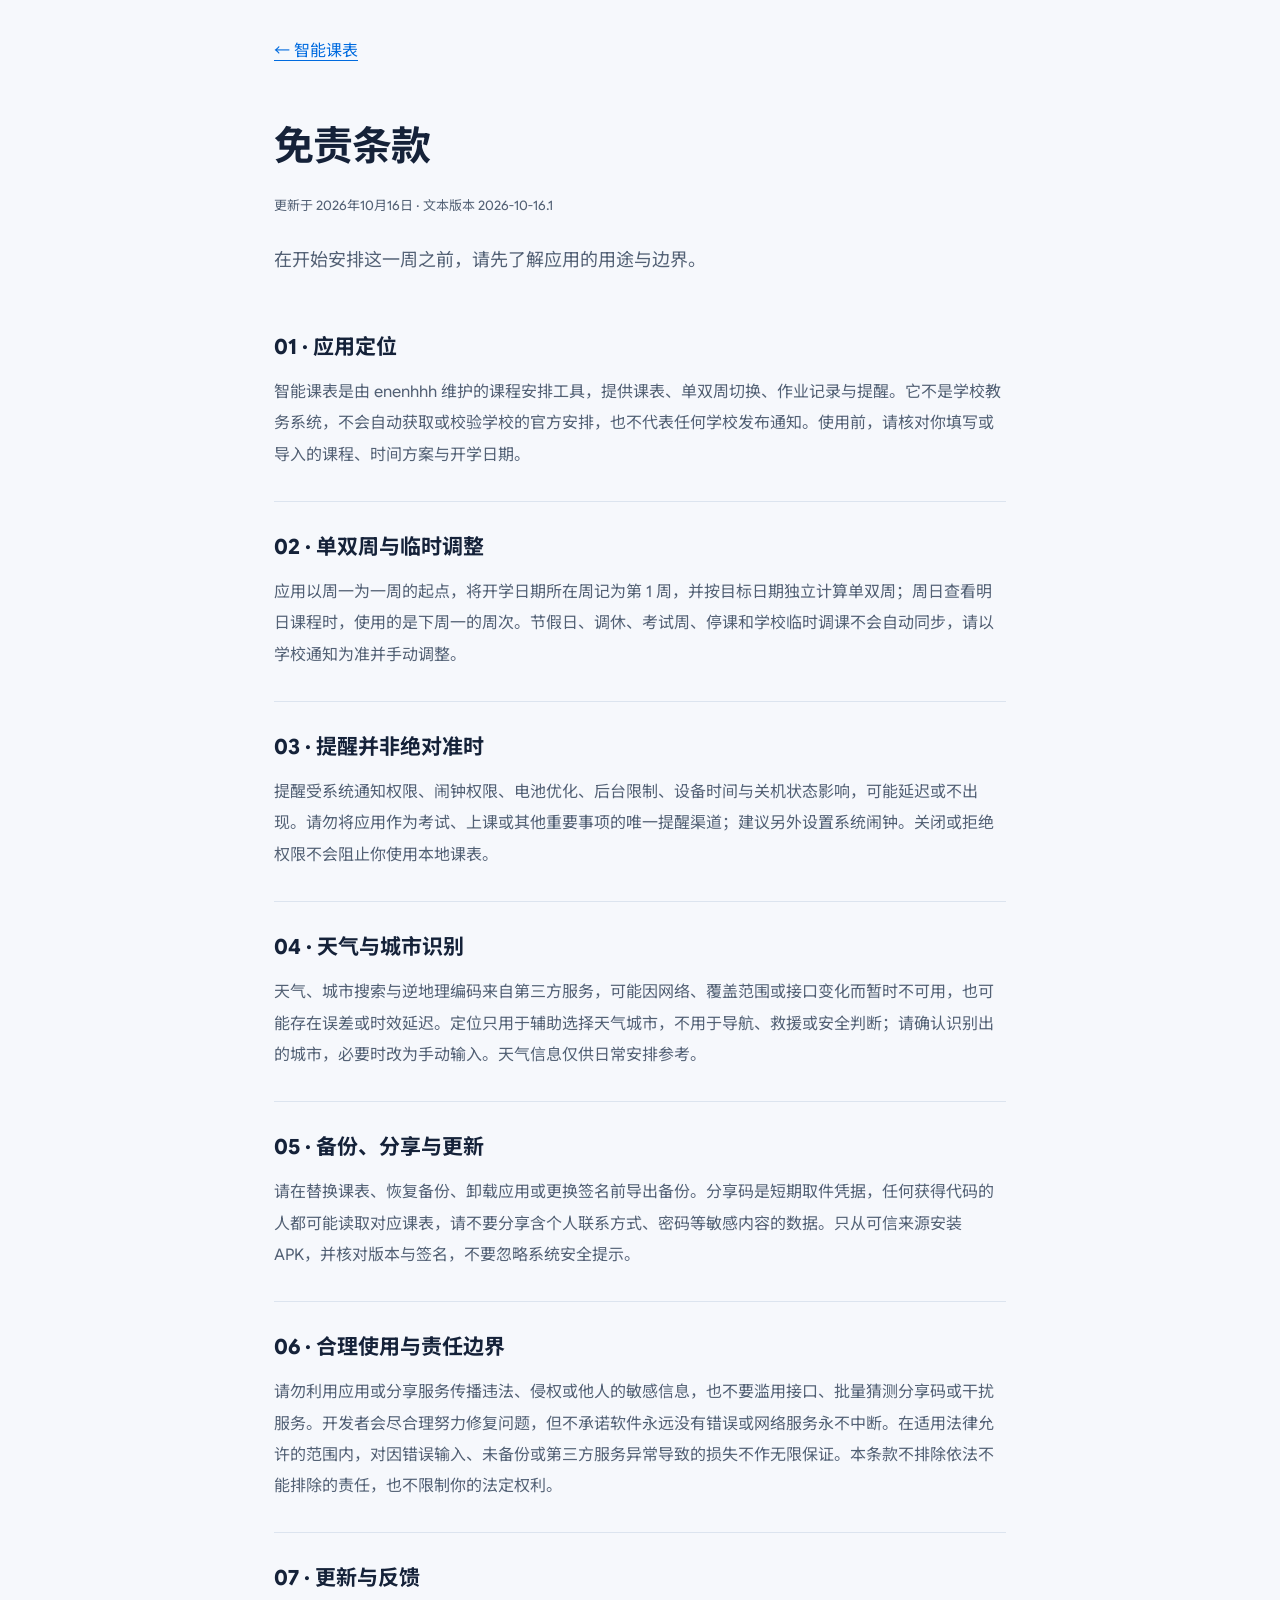
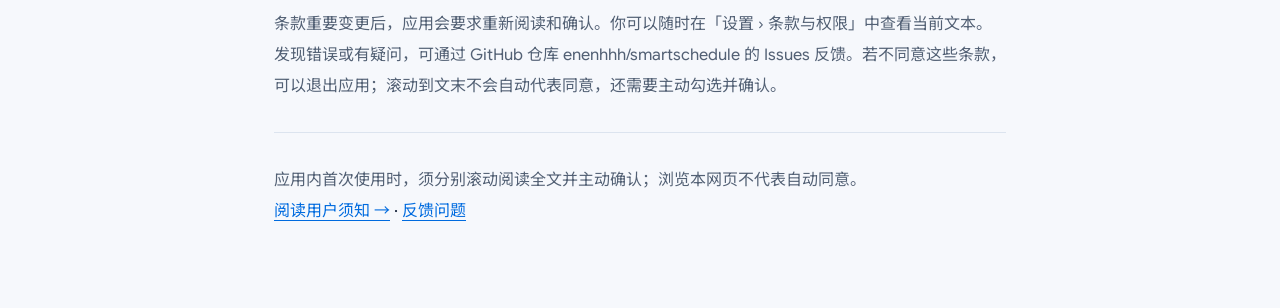
<file: disclaimer.html>
<!doctype html><html lang="zh-CN"><head><meta charset="utf-8"><meta name="viewport" content="width=device-width,initial-scale=1"><meta name="color-scheme" content="light dark"><title>免责条款 · 智能课表</title><link rel="stylesheet" href="assets/fonts.css"><style>
:root{color-scheme:light dark;--bg:#f6f8fc;--fg:#152239;--muted:#536175;--line:#dce4ef;--blue:#006bdf}@media(prefers-color-scheme:dark){:root{--bg:#0c1422;--fg:#e9eff8;--muted:#acb9ce;--line:#273448;--blue:#9fcaff}}*{box-sizing:border-box}body{margin:0;background:var(--bg);color:var(--fg);font:16px/1.95 "GSF","NSC",-apple-system,BlinkMacSystemFont,'Segoe UI','PingFang SC','Microsoft YaHei',sans-serif}main{max-width:780px;padding:36px 24px 80px;margin:auto}a{color:var(--blue);text-underline-offset:4px}h1{font-size:40px;letter-spacing:-1px;margin:40px 0 8px}h2{font-size:21px;line-height:1.5;margin:0 0 14px}p{margin:0;color:var(--muted)}section{padding:30px 0;border-bottom:1px solid var(--line)}.meta{font-size:13px}.lead{font-size:18px;margin:24px 0}footer{margin-top:32px}a:focus-visible{outline:3px solid var(--blue);outline-offset:4px}
</style></head><body><main><a href="./">← 智能课表</a><h1>免责条款</h1><p class="meta">更新于 2026年10月16日 · 文本版本 2026-10-16.1</p><p class="lead">在开始安排这一周之前，请先了解应用的用途与边界。</p><section><h2>01 · 应用定位</h2><p>智能课表是由 enenhhh 维护的课程安排工具，提供课表、单双周切换、作业记录与提醒。它不是学校教务系统，不会自动获取或校验学校的官方安排，也不代表任何学校发布通知。使用前，请核对你填写或导入的课程、时间方案与开学日期。</p></section><section><h2>02 · 单双周与临时调整</h2><p>应用以周一为一周的起点，将开学日期所在周记为第 1 周，并按目标日期独立计算单双周；周日查看明日课程时，使用的是下周一的周次。节假日、调休、考试周、停课和学校临时调课不会自动同步，请以学校通知为准并手动调整。</p></section><section><h2>03 · 提醒并非绝对准时</h2><p>提醒受系统通知权限、闹钟权限、电池优化、后台限制、设备时间与关机状态影响，可能延迟或不出现。请勿将应用作为考试、上课或其他重要事项的唯一提醒渠道；建议另外设置系统闹钟。关闭或拒绝权限不会阻止你使用本地课表。</p></section><section><h2>04 · 天气与城市识别</h2><p>天气、城市搜索与逆地理编码来自第三方服务，可能因网络、覆盖范围或接口变化而暂时不可用，也可能存在误差或时效延迟。定位只用于辅助选择天气城市，不用于导航、救援或安全判断；请确认识别出的城市，必要时改为手动输入。天气信息仅供日常安排参考。</p></section><section><h2>05 · 备份、分享与更新</h2><p>请在替换课表、恢复备份、卸载应用或更换签名前导出备份。分享码是短期取件凭据，任何获得代码的人都可能读取对应课表，请不要分享含个人联系方式、密码等敏感内容的数据。只从可信来源安装 APK，并核对版本与签名，不要忽略系统安全提示。</p></section><section><h2>06 · 合理使用与责任边界</h2><p>请勿利用应用或分享服务传播违法、侵权或他人的敏感信息，也不要滥用接口、批量猜测分享码或干扰服务。开发者会尽合理努力修复问题，但不承诺软件永远没有错误或网络服务永不中断。在适用法律允许的范围内，对因错误输入、未备份或第三方服务异常导致的损失不作无限保证。本条款不排除依法不能排除的责任，也不限制你的法定权利。</p></section><section><h2>07 · 更新与反馈</h2><p>条款重要变更后，应用会要求重新阅读和确认。你可以随时在「设置 › 条款与权限」中查看当前文本。发现错误或有疑问，可通过 GitHub 仓库 enenhhh/smartschedule 的 Issues 反馈。若不同意这些条款，可以退出应用；滚动到文末不会自动代表同意，还需要主动勾选并确认。</p></section><footer><p>应用内首次使用时，须分别滚动阅读全文并主动确认；浏览本网页不代表自动同意。</p><a href="notice.html">阅读用户须知 →</a> · <a href="https://github.com/enenhhh/smartschedule/issues" rel="noopener">反馈问题</a></footer></main></body></html>
</file>
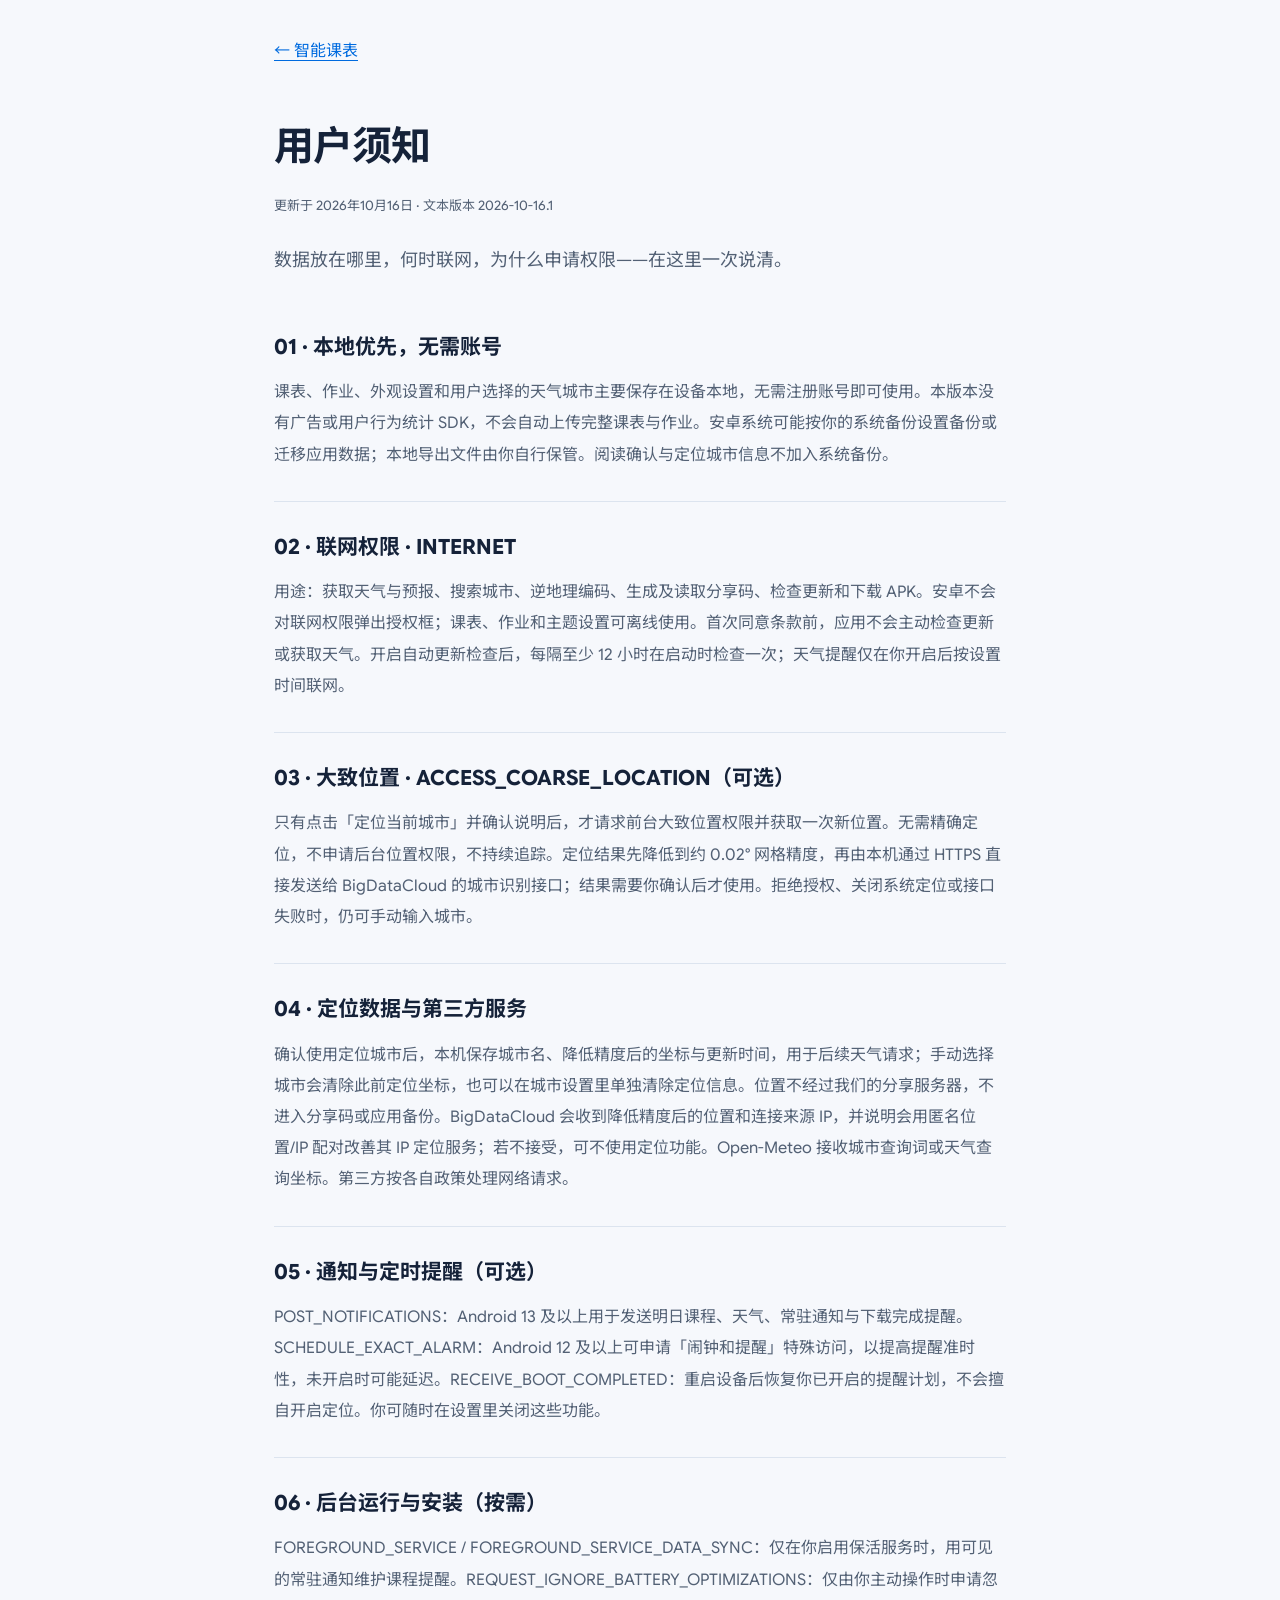
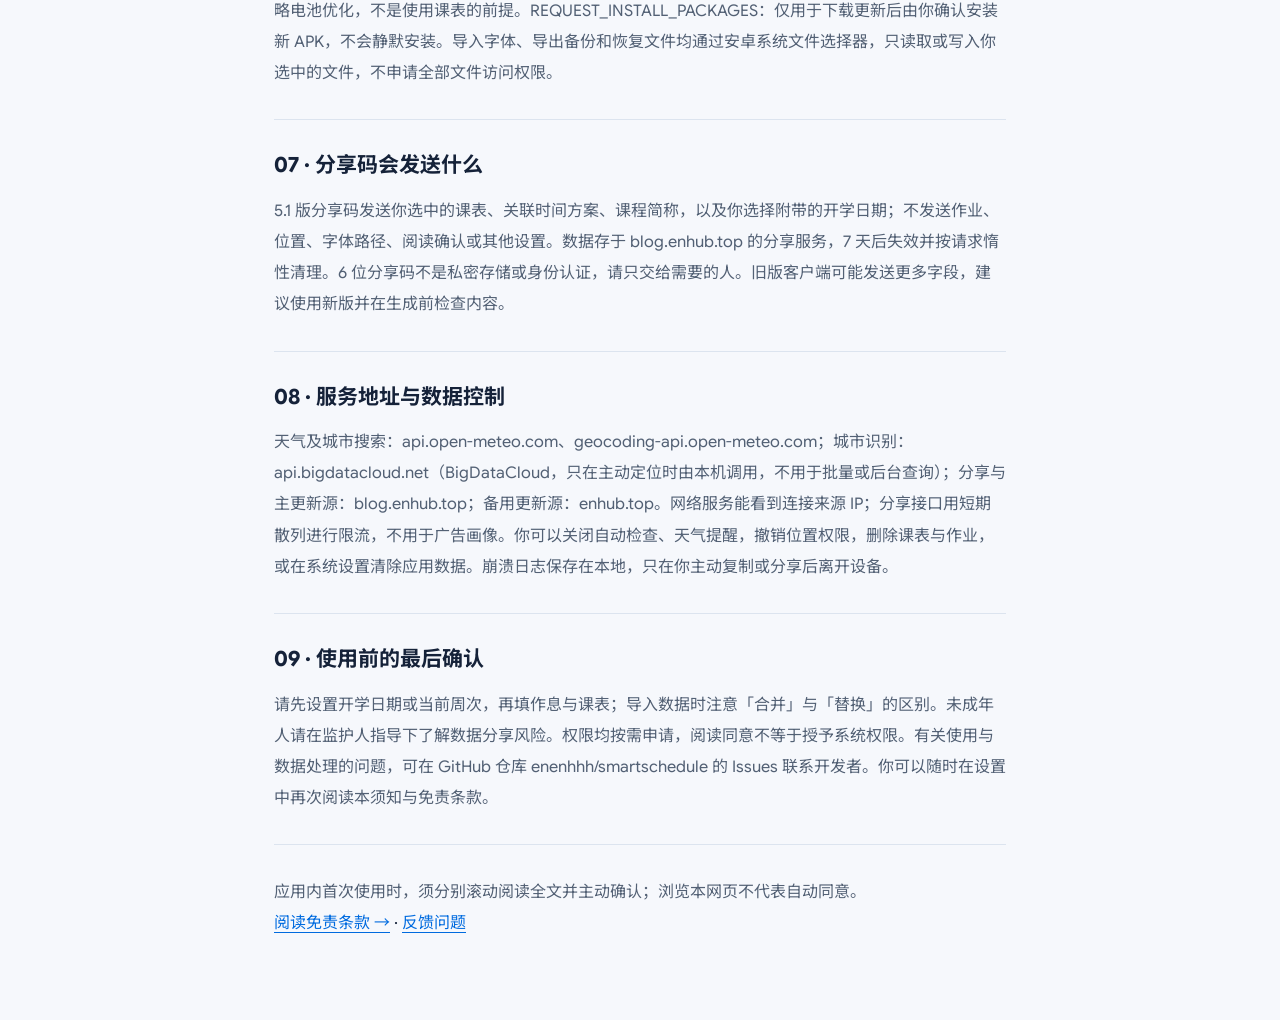
<file: notice.html>
<!doctype html><html lang="zh-CN"><head><meta charset="utf-8"><meta name="viewport" content="width=device-width,initial-scale=1"><meta name="color-scheme" content="light dark"><title>用户须知 · 智能课表</title><link rel="stylesheet" href="assets/fonts.css"><style>
:root{color-scheme:light dark;--bg:#f6f8fc;--fg:#152239;--muted:#536175;--line:#dce4ef;--blue:#006bdf}@media(prefers-color-scheme:dark){:root{--bg:#0c1422;--fg:#e9eff8;--muted:#acb9ce;--line:#273448;--blue:#9fcaff}}*{box-sizing:border-box}body{margin:0;background:var(--bg);color:var(--fg);font:16px/1.95 "GSF","NSC",-apple-system,BlinkMacSystemFont,'Segoe UI','PingFang SC','Microsoft YaHei',sans-serif}main{max-width:780px;padding:36px 24px 80px;margin:auto}a{color:var(--blue);text-underline-offset:4px}h1{font-size:40px;letter-spacing:-1px;margin:40px 0 8px}h2{font-size:21px;line-height:1.5;margin:0 0 14px}p{margin:0;color:var(--muted)}section{padding:30px 0;border-bottom:1px solid var(--line)}.meta{font-size:13px}.lead{font-size:18px;margin:24px 0}footer{margin-top:32px}a:focus-visible{outline:3px solid var(--blue);outline-offset:4px}
</style></head><body><main><a href="./">← 智能课表</a><h1>用户须知</h1><p class="meta">更新于 2026年10月16日 · 文本版本 2026-10-16.1</p><p class="lead">数据放在哪里，何时联网，为什么申请权限——在这里一次说清。</p><section><h2>01 · 本地优先，无需账号</h2><p>课表、作业、外观设置和用户选择的天气城市主要保存在设备本地，无需注册账号即可使用。本版本没有广告或用户行为统计 SDK，不会自动上传完整课表与作业。安卓系统可能按你的系统备份设置备份或迁移应用数据；本地导出文件由你自行保管。阅读确认与定位城市信息不加入系统备份。</p></section><section><h2>02 · 联网权限 · INTERNET</h2><p>用途：获取天气与预报、搜索城市、逆地理编码、生成及读取分享码、检查更新和下载 APK。安卓不会对联网权限弹出授权框；课表、作业和主题设置可离线使用。首次同意条款前，应用不会主动检查更新或获取天气。开启自动更新检查后，每隔至少 12 小时在启动时检查一次；天气提醒仅在你开启后按设置时间联网。</p></section><section><h2>03 · 大致位置 · ACCESS_COARSE_LOCATION（可选）</h2><p>只有点击「定位当前城市」并确认说明后，才请求前台大致位置权限并获取一次新位置。无需精确定位，不申请后台位置权限，不持续追踪。定位结果先降低到约 0.02° 网格精度，再由本机通过 HTTPS 直接发送给 BigDataCloud 的城市识别接口；结果需要你确认后才使用。拒绝授权、关闭系统定位或接口失败时，仍可手动输入城市。</p></section><section><h2>04 · 定位数据与第三方服务</h2><p>确认使用定位城市后，本机保存城市名、降低精度后的坐标与更新时间，用于后续天气请求；手动选择城市会清除此前定位坐标，也可以在城市设置里单独清除定位信息。位置不经过我们的分享服务器，不进入分享码或应用备份。BigDataCloud 会收到降低精度后的位置和连接来源 IP，并说明会用匿名位置/IP 配对改善其 IP 定位服务；若不接受，可不使用定位功能。Open-Meteo 接收城市查询词或天气查询坐标。第三方按各自政策处理网络请求。</p></section><section><h2>05 · 通知与定时提醒（可选）</h2><p>POST_NOTIFICATIONS：Android 13 及以上用于发送明日课程、天气、常驻通知与下载完成提醒。SCHEDULE_EXACT_ALARM：Android 12 及以上可申请「闹钟和提醒」特殊访问，以提高提醒准时性，未开启时可能延迟。RECEIVE_BOOT_COMPLETED：重启设备后恢复你已开启的提醒计划，不会擅自开启定位。你可随时在设置里关闭这些功能。</p></section><section><h2>06 · 后台运行与安装（按需）</h2><p>FOREGROUND_SERVICE / FOREGROUND_SERVICE_DATA_SYNC：仅在你启用保活服务时，用可见的常驻通知维护课程提醒。REQUEST_IGNORE_BATTERY_OPTIMIZATIONS：仅由你主动操作时申请忽略电池优化，不是使用课表的前提。REQUEST_INSTALL_PACKAGES：仅用于下载更新后由你确认安装新 APK，不会静默安装。导入字体、导出备份和恢复文件均通过安卓系统文件选择器，只读取或写入你选中的文件，不申请全部文件访问权限。</p></section><section><h2>07 · 分享码会发送什么</h2><p>5.1 版分享码发送你选中的课表、关联时间方案、课程简称，以及你选择附带的开学日期；不发送作业、位置、字体路径、阅读确认或其他设置。数据存于 blog.enhub.top 的分享服务，7 天后失效并按请求惰性清理。6 位分享码不是私密存储或身份认证，请只交给需要的人。旧版客户端可能发送更多字段，建议使用新版并在生成前检查内容。</p></section><section><h2>08 · 服务地址与数据控制</h2><p>天气及城市搜索：api.open-meteo.com、geocoding-api.open-meteo.com；城市识别：api.bigdatacloud.net（BigDataCloud，只在主动定位时由本机调用，不用于批量或后台查询）；分享与主更新源：blog.enhub.top；备用更新源：enhub.top。网络服务能看到连接来源 IP；分享接口用短期散列进行限流，不用于广告画像。你可以关闭自动检查、天气提醒，撤销位置权限，删除课表与作业，或在系统设置清除应用数据。崩溃日志保存在本地，只在你主动复制或分享后离开设备。</p></section><section><h2>09 · 使用前的最后确认</h2><p>请先设置开学日期或当前周次，再填作息与课表；导入数据时注意「合并」与「替换」的区别。未成年人请在监护人指导下了解数据分享风险。权限均按需申请，阅读同意不等于授予系统权限。有关使用与数据处理的问题，可在 GitHub 仓库 enenhhh/smartschedule 的 Issues 联系开发者。你可以随时在设置中再次阅读本须知与免责条款。</p></section><footer><p>应用内首次使用时，须分别滚动阅读全文并主动确认；浏览本网页不代表自动同意。</p><a href="disclaimer.html">阅读免责条款 →</a> · <a href="https://github.com/enenhhh/smartschedule/issues" rel="noopener">反馈问题</a></footer></main></body></html>
</file>
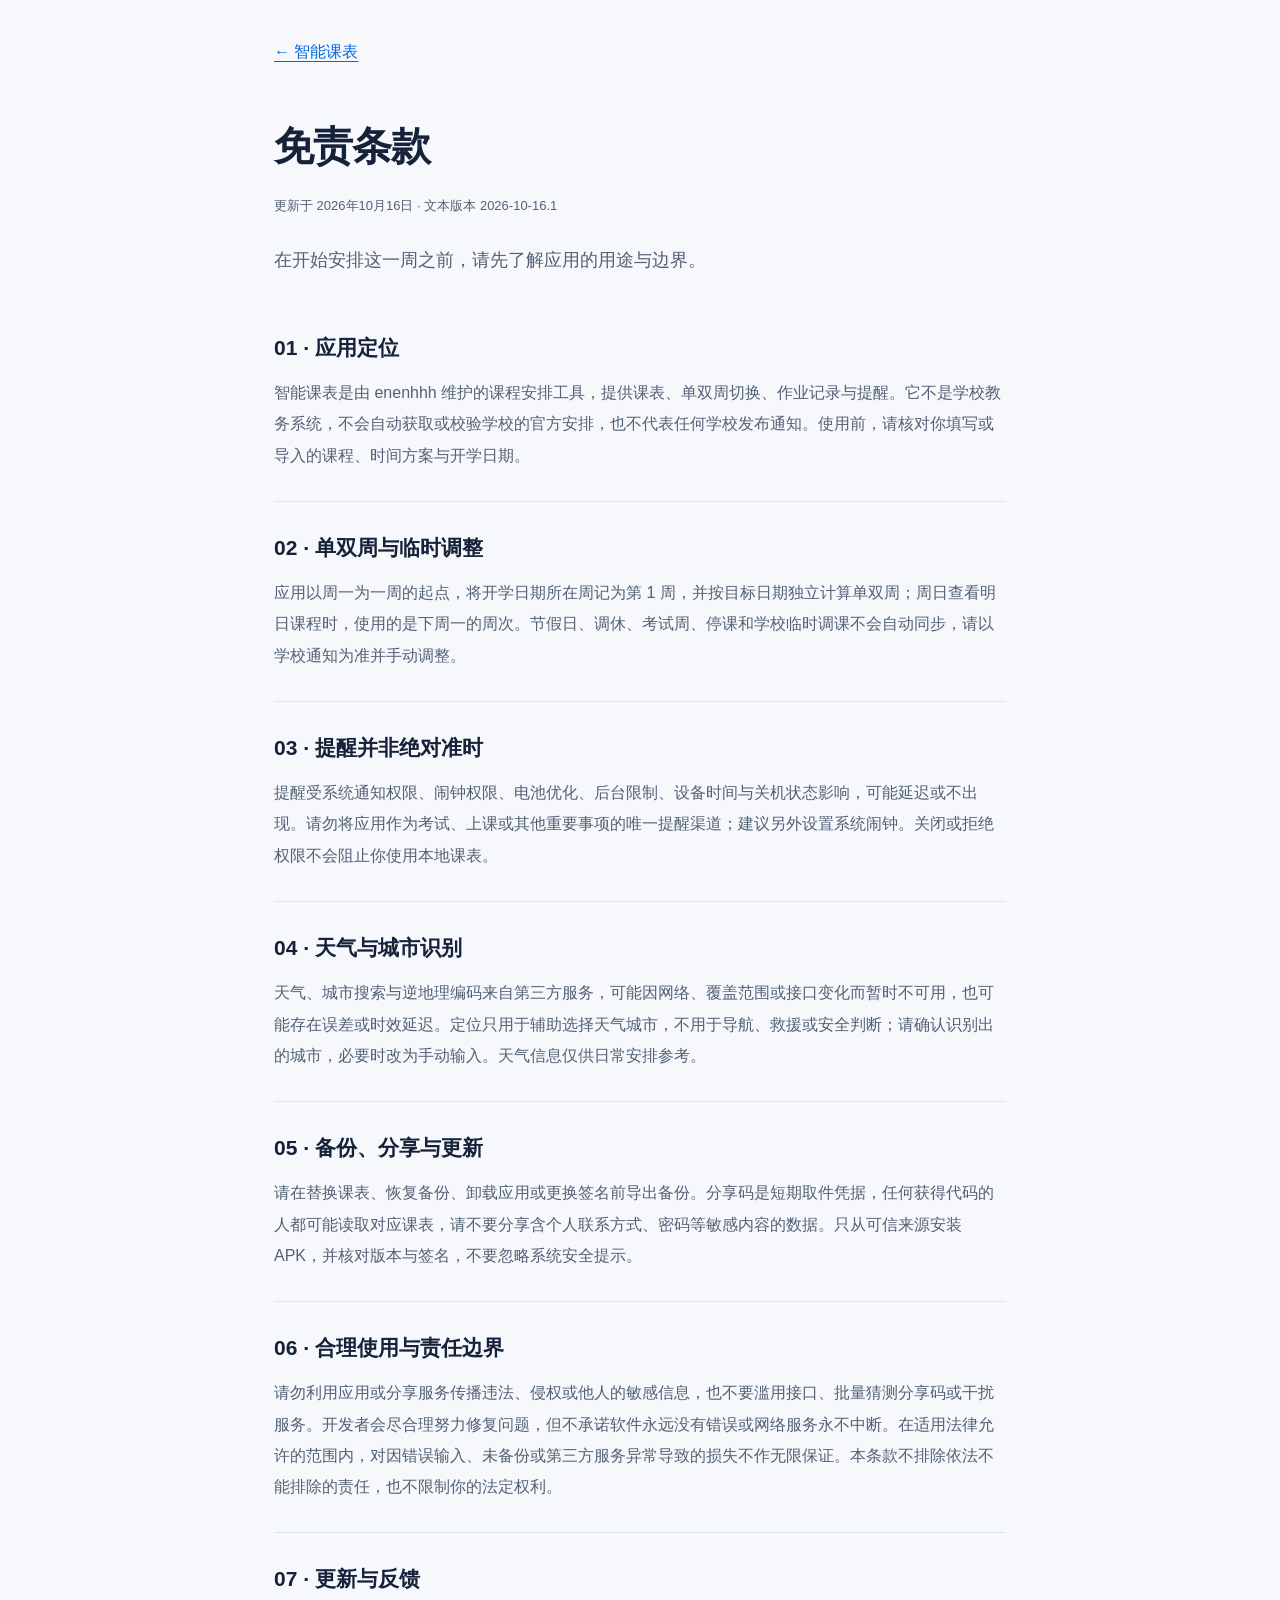
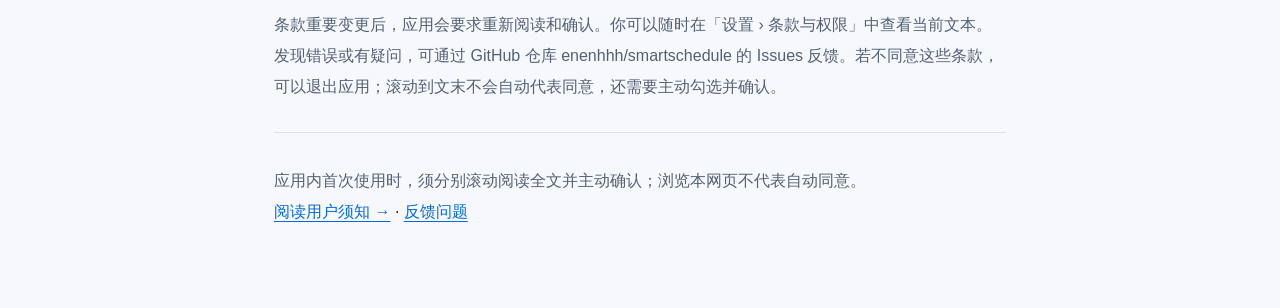
<file: site/disclaimer.html>
<!doctype html><html lang="zh-CN"><head><meta charset="utf-8"><meta name="viewport" content="width=device-width,initial-scale=1"><meta name="color-scheme" content="light dark"><title>免责条款 · 智能课表</title><style>
:root{color-scheme:light dark;--bg:#f6f8fc;--fg:#152239;--muted:#536175;--line:#dce4ef;--blue:#006bdf}@media(prefers-color-scheme:dark){:root{--bg:#0c1422;--fg:#e9eff8;--muted:#acb9ce;--line:#273448;--blue:#9fcaff}}*{box-sizing:border-box}body{margin:0;background:var(--bg);color:var(--fg);font:16px/1.95 -apple-system,BlinkMacSystemFont,'Segoe UI','PingFang SC','Microsoft YaHei',sans-serif}main{max-width:780px;padding:36px 24px 80px;margin:auto}a{color:var(--blue);text-underline-offset:4px}h1{font-size:40px;letter-spacing:-1px;margin:40px 0 8px}h2{font-size:21px;line-height:1.5;margin:0 0 14px}p{margin:0;color:var(--muted)}section{padding:30px 0;border-bottom:1px solid var(--line)}.meta{font-size:13px}.lead{font-size:18px;margin:24px 0}footer{margin-top:32px}a:focus-visible{outline:3px solid var(--blue);outline-offset:4px}
</style></head><body><main><a href="./">← 智能课表</a><h1>免责条款</h1><p class="meta">更新于 2026年10月16日 · 文本版本 2026-10-16.1</p><p class="lead">在开始安排这一周之前，请先了解应用的用途与边界。</p><section><h2>01 · 应用定位</h2><p>智能课表是由 enenhhh 维护的课程安排工具，提供课表、单双周切换、作业记录与提醒。它不是学校教务系统，不会自动获取或校验学校的官方安排，也不代表任何学校发布通知。使用前，请核对你填写或导入的课程、时间方案与开学日期。</p></section><section><h2>02 · 单双周与临时调整</h2><p>应用以周一为一周的起点，将开学日期所在周记为第 1 周，并按目标日期独立计算单双周；周日查看明日课程时，使用的是下周一的周次。节假日、调休、考试周、停课和学校临时调课不会自动同步，请以学校通知为准并手动调整。</p></section><section><h2>03 · 提醒并非绝对准时</h2><p>提醒受系统通知权限、闹钟权限、电池优化、后台限制、设备时间与关机状态影响，可能延迟或不出现。请勿将应用作为考试、上课或其他重要事项的唯一提醒渠道；建议另外设置系统闹钟。关闭或拒绝权限不会阻止你使用本地课表。</p></section><section><h2>04 · 天气与城市识别</h2><p>天气、城市搜索与逆地理编码来自第三方服务，可能因网络、覆盖范围或接口变化而暂时不可用，也可能存在误差或时效延迟。定位只用于辅助选择天气城市，不用于导航、救援或安全判断；请确认识别出的城市，必要时改为手动输入。天气信息仅供日常安排参考。</p></section><section><h2>05 · 备份、分享与更新</h2><p>请在替换课表、恢复备份、卸载应用或更换签名前导出备份。分享码是短期取件凭据，任何获得代码的人都可能读取对应课表，请不要分享含个人联系方式、密码等敏感内容的数据。只从可信来源安装 APK，并核对版本与签名，不要忽略系统安全提示。</p></section><section><h2>06 · 合理使用与责任边界</h2><p>请勿利用应用或分享服务传播违法、侵权或他人的敏感信息，也不要滥用接口、批量猜测分享码或干扰服务。开发者会尽合理努力修复问题，但不承诺软件永远没有错误或网络服务永不中断。在适用法律允许的范围内，对因错误输入、未备份或第三方服务异常导致的损失不作无限保证。本条款不排除依法不能排除的责任，也不限制你的法定权利。</p></section><section><h2>07 · 更新与反馈</h2><p>条款重要变更后，应用会要求重新阅读和确认。你可以随时在「设置 › 条款与权限」中查看当前文本。发现错误或有疑问，可通过 GitHub 仓库 enenhhh/smartschedule 的 Issues 反馈。若不同意这些条款，可以退出应用；滚动到文末不会自动代表同意，还需要主动勾选并确认。</p></section><footer><p>应用内首次使用时，须分别滚动阅读全文并主动确认；浏览本网页不代表自动同意。</p><a href="notice.html">阅读用户须知 →</a> · <a href="https://github.com/enenhhh/smartschedule/issues" rel="noopener">反馈问题</a></footer></main></body></html>
</file>
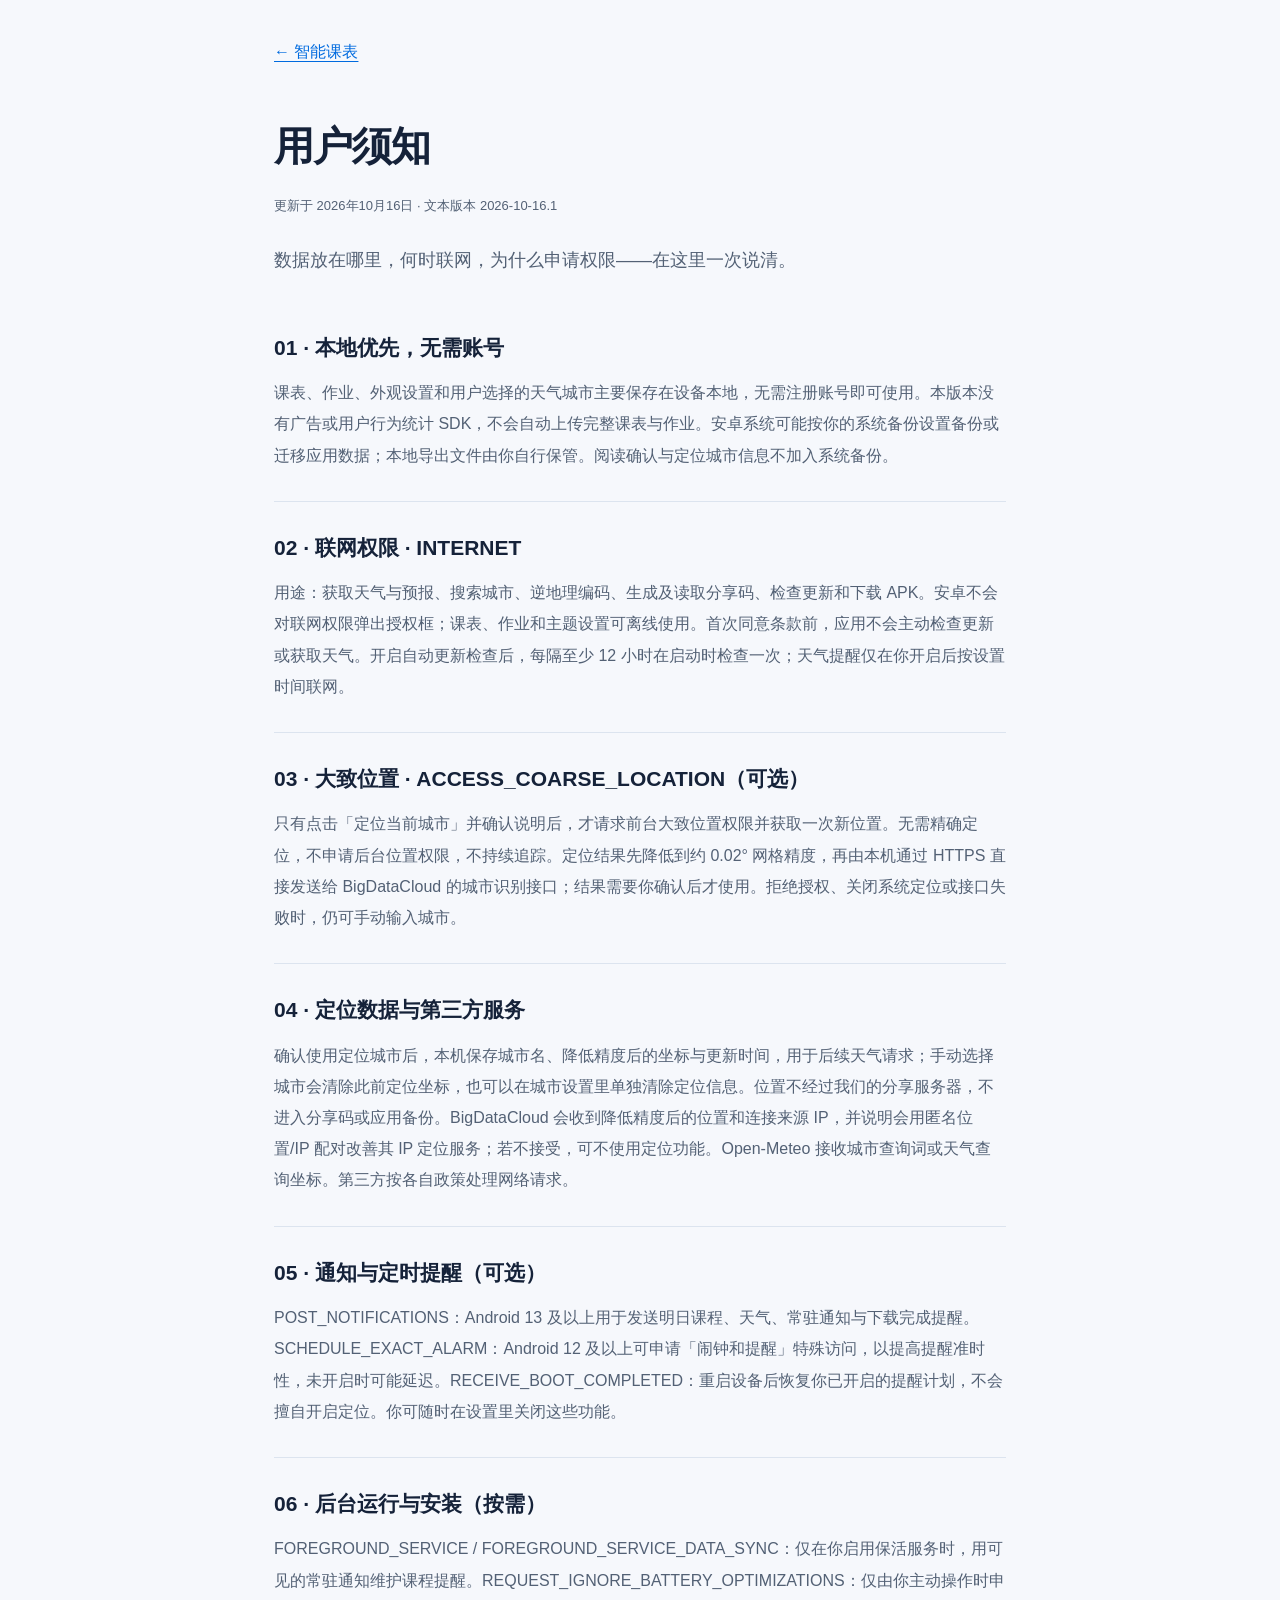
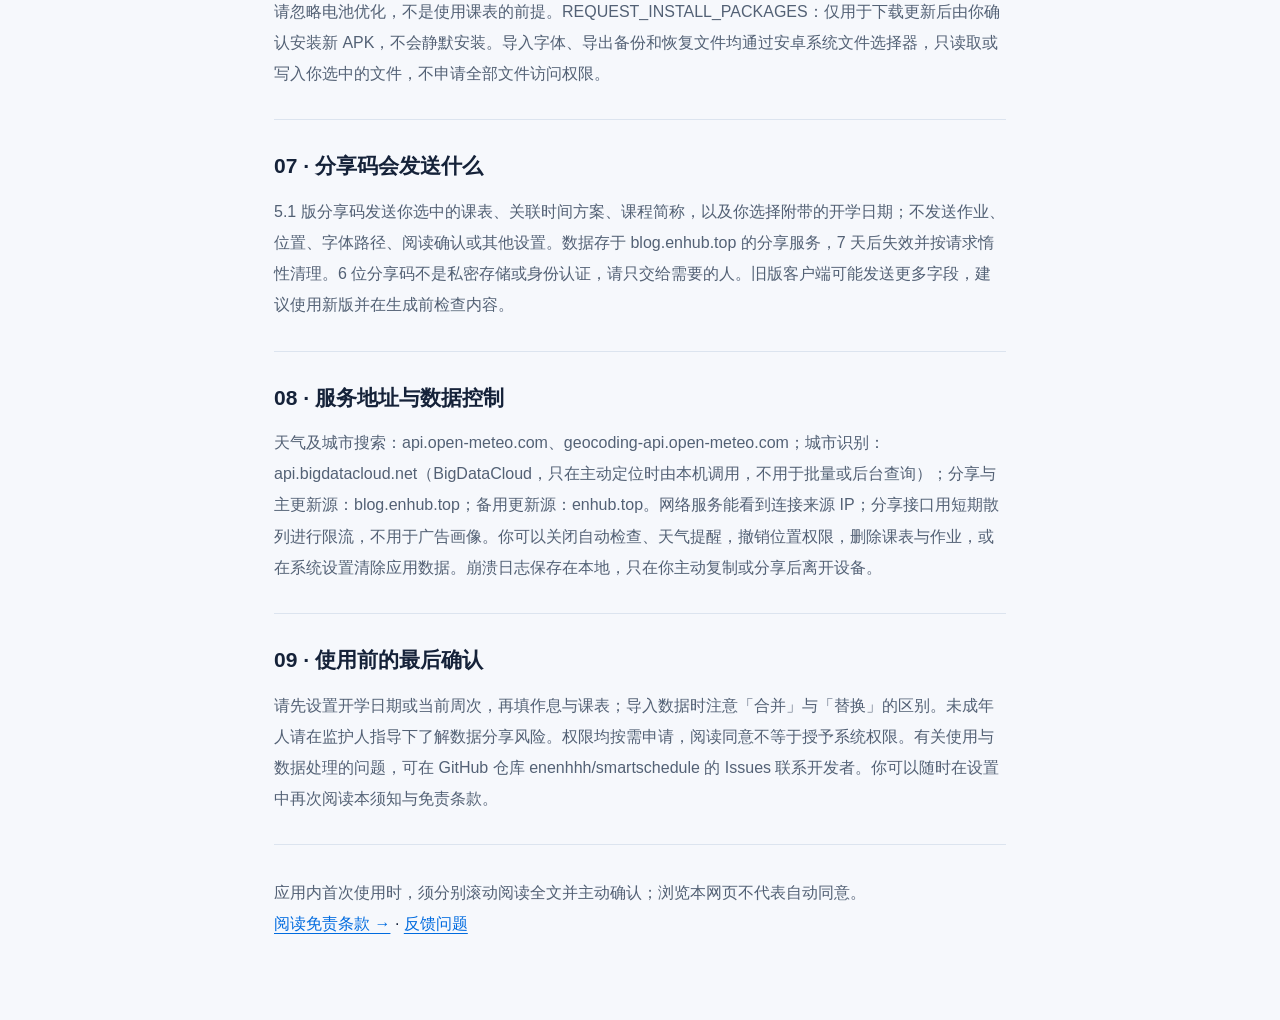
<file: site/notice.html>
<!doctype html><html lang="zh-CN"><head><meta charset="utf-8"><meta name="viewport" content="width=device-width,initial-scale=1"><meta name="color-scheme" content="light dark"><title>用户须知 · 智能课表</title><style>
:root{color-scheme:light dark;--bg:#f6f8fc;--fg:#152239;--muted:#536175;--line:#dce4ef;--blue:#006bdf}@media(prefers-color-scheme:dark){:root{--bg:#0c1422;--fg:#e9eff8;--muted:#acb9ce;--line:#273448;--blue:#9fcaff}}*{box-sizing:border-box}body{margin:0;background:var(--bg);color:var(--fg);font:16px/1.95 -apple-system,BlinkMacSystemFont,'Segoe UI','PingFang SC','Microsoft YaHei',sans-serif}main{max-width:780px;padding:36px 24px 80px;margin:auto}a{color:var(--blue);text-underline-offset:4px}h1{font-size:40px;letter-spacing:-1px;margin:40px 0 8px}h2{font-size:21px;line-height:1.5;margin:0 0 14px}p{margin:0;color:var(--muted)}section{padding:30px 0;border-bottom:1px solid var(--line)}.meta{font-size:13px}.lead{font-size:18px;margin:24px 0}footer{margin-top:32px}a:focus-visible{outline:3px solid var(--blue);outline-offset:4px}
</style></head><body><main><a href="./">← 智能课表</a><h1>用户须知</h1><p class="meta">更新于 2026年10月16日 · 文本版本 2026-10-16.1</p><p class="lead">数据放在哪里，何时联网，为什么申请权限——在这里一次说清。</p><section><h2>01 · 本地优先，无需账号</h2><p>课表、作业、外观设置和用户选择的天气城市主要保存在设备本地，无需注册账号即可使用。本版本没有广告或用户行为统计 SDK，不会自动上传完整课表与作业。安卓系统可能按你的系统备份设置备份或迁移应用数据；本地导出文件由你自行保管。阅读确认与定位城市信息不加入系统备份。</p></section><section><h2>02 · 联网权限 · INTERNET</h2><p>用途：获取天气与预报、搜索城市、逆地理编码、生成及读取分享码、检查更新和下载 APK。安卓不会对联网权限弹出授权框；课表、作业和主题设置可离线使用。首次同意条款前，应用不会主动检查更新或获取天气。开启自动更新检查后，每隔至少 12 小时在启动时检查一次；天气提醒仅在你开启后按设置时间联网。</p></section><section><h2>03 · 大致位置 · ACCESS_COARSE_LOCATION（可选）</h2><p>只有点击「定位当前城市」并确认说明后，才请求前台大致位置权限并获取一次新位置。无需精确定位，不申请后台位置权限，不持续追踪。定位结果先降低到约 0.02° 网格精度，再由本机通过 HTTPS 直接发送给 BigDataCloud 的城市识别接口；结果需要你确认后才使用。拒绝授权、关闭系统定位或接口失败时，仍可手动输入城市。</p></section><section><h2>04 · 定位数据与第三方服务</h2><p>确认使用定位城市后，本机保存城市名、降低精度后的坐标与更新时间，用于后续天气请求；手动选择城市会清除此前定位坐标，也可以在城市设置里单独清除定位信息。位置不经过我们的分享服务器，不进入分享码或应用备份。BigDataCloud 会收到降低精度后的位置和连接来源 IP，并说明会用匿名位置/IP 配对改善其 IP 定位服务；若不接受，可不使用定位功能。Open-Meteo 接收城市查询词或天气查询坐标。第三方按各自政策处理网络请求。</p></section><section><h2>05 · 通知与定时提醒（可选）</h2><p>POST_NOTIFICATIONS：Android 13 及以上用于发送明日课程、天气、常驻通知与下载完成提醒。SCHEDULE_EXACT_ALARM：Android 12 及以上可申请「闹钟和提醒」特殊访问，以提高提醒准时性，未开启时可能延迟。RECEIVE_BOOT_COMPLETED：重启设备后恢复你已开启的提醒计划，不会擅自开启定位。你可随时在设置里关闭这些功能。</p></section><section><h2>06 · 后台运行与安装（按需）</h2><p>FOREGROUND_SERVICE / FOREGROUND_SERVICE_DATA_SYNC：仅在你启用保活服务时，用可见的常驻通知维护课程提醒。REQUEST_IGNORE_BATTERY_OPTIMIZATIONS：仅由你主动操作时申请忽略电池优化，不是使用课表的前提。REQUEST_INSTALL_PACKAGES：仅用于下载更新后由你确认安装新 APK，不会静默安装。导入字体、导出备份和恢复文件均通过安卓系统文件选择器，只读取或写入你选中的文件，不申请全部文件访问权限。</p></section><section><h2>07 · 分享码会发送什么</h2><p>5.1 版分享码发送你选中的课表、关联时间方案、课程简称，以及你选择附带的开学日期；不发送作业、位置、字体路径、阅读确认或其他设置。数据存于 blog.enhub.top 的分享服务，7 天后失效并按请求惰性清理。6 位分享码不是私密存储或身份认证，请只交给需要的人。旧版客户端可能发送更多字段，建议使用新版并在生成前检查内容。</p></section><section><h2>08 · 服务地址与数据控制</h2><p>天气及城市搜索：api.open-meteo.com、geocoding-api.open-meteo.com；城市识别：api.bigdatacloud.net（BigDataCloud，只在主动定位时由本机调用，不用于批量或后台查询）；分享与主更新源：blog.enhub.top；备用更新源：enhub.top。网络服务能看到连接来源 IP；分享接口用短期散列进行限流，不用于广告画像。你可以关闭自动检查、天气提醒，撤销位置权限，删除课表与作业，或在系统设置清除应用数据。崩溃日志保存在本地，只在你主动复制或分享后离开设备。</p></section><section><h2>09 · 使用前的最后确认</h2><p>请先设置开学日期或当前周次，再填作息与课表；导入数据时注意「合并」与「替换」的区别。未成年人请在监护人指导下了解数据分享风险。权限均按需申请，阅读同意不等于授予系统权限。有关使用与数据处理的问题，可在 GitHub 仓库 enenhhh/smartschedule 的 Issues 联系开发者。你可以随时在设置中再次阅读本须知与免责条款。</p></section><footer><p>应用内首次使用时，须分别滚动阅读全文并主动确认；浏览本网页不代表自动同意。</p><a href="disclaimer.html">阅读免责条款 →</a> · <a href="https://github.com/enenhhh/smartschedule/issues" rel="noopener">反馈问题</a></footer></main></body></html>
</file>
<file: assets/fonts.css>
/* 官网字体：Google Sans Flex（西文、数字）+ Noto Sans SC（中文），均为 SIL OFL，已按页面用字裁剪（tools/subset_fonts.py）。 */
@font-face{font-family:"GSF";src:url("fonts/gsf.woff2") format("woff2");font-weight:300 800;font-display:swap}
@font-face{font-family:"NSC";src:url("fonts/nsc.woff2") format("woff2");font-weight:300 800;font-display:swap}
</file>
<file: assets/app.css>
/* 复刻的应用界面样式，取自宣传片 stage.css（坐标系 694 × 1534，与真实截图一一对应）。 */
.app{--p:#00668c;--pc:#cfecff;--sc:#d2e5f4;--on:#191c1e;--onv:#41484d;--outline:#71787e;line-height:normal;text-align:left;letter-spacing:normal}
/* 触点：白色圆点 + 按下涟漪 */
.touch{position:absolute;left:0;top:0;width:76px;height:76px;margin:-38px 0 0 -38px;z-index:60;pointer-events:none}
.touch .dot{position:absolute;inset:0;border-radius:50%;background:rgba(255,255,255,.78);
  border:2px solid rgba(255,255,255,.95);box-shadow:0 10px 26px rgba(10,30,60,.30),inset 0 0 0 1px rgba(0,0,0,.04)}
.touch .ring{position:absolute;inset:0;border-radius:50%;border:3px solid rgba(255,255,255,.9);opacity:0}

/* ======================================================================
   复刻的应用界面。坐标系 = 截图缩放到 694 宽（694 × 1534），与真实截图一一对应。
   ====================================================================== */
.app{position:absolute;left:0;top:0;width:694px;height:1534px;overflow:hidden;transform-origin:0 0;
  font-family:"GSF","NSC",sans-serif;color:var(--on);
  background:radial-gradient(120% 70% at 0% 0%,#d6e9ff 0%,rgba(214,233,255,0) 60%),
             radial-gradient(90% 60% at 100% 35%,#e8e6fb 0%,rgba(232,230,251,0) 65%),
             linear-gradient(180deg,#e0edfb 0%,#e7eef9 55%,#e9eef8 100%)}
.app .a{position:absolute}
.app .sb{position:absolute;left:0;right:0;top:0;height:70px;z-index:6}
.app .sb .tm{position:absolute;left:34px;top:18px;font-size:26px;font-weight:500;letter-spacing:.02em;color:#2a2d31}
.app .sb .ic{position:absolute;right:30px;top:22px;display:flex;gap:12px;align-items:center}
.app .h1{font-size:38px;font-weight:650;letter-spacing:-.01em}
.app .h2{font-size:30px;font-weight:600}
.app .t18{font-size:18px;color:var(--onv)}
.app .t16{font-size:16px;color:var(--onv)}
.app .t14{font-size:14.5px;color:var(--onv)}
.app .t22{font-size:22px}
.app .sec{font-size:18px;color:var(--p);font-weight:500}
.app .card{position:absolute;border-radius:36px;background:rgba(244,248,255,.80);border:1.5px solid rgba(255,255,255,.85);
  box-shadow:0 10px 30px -18px rgba(30,60,110,.25)}
.app .hero{position:absolute;border-radius:40px;background:linear-gradient(160deg,#d4eeff,#c7e7fb);border:1.5px solid rgba(255,255,255,.7);
  box-shadow:0 12px 34px -20px rgba(0,90,140,.35)}
.app .topbar{position:absolute;left:0;right:0;top:0;height:160px;border-radius:0 0 44px 44px;
  background:rgba(232,240,251,.97);-webkit-backdrop-filter:blur(26px) saturate(1.2);backdrop-filter:blur(26px) saturate(1.2);z-index:5;border-bottom:1.5px solid rgba(255,255,255,.8);box-shadow:0 8px 24px -16px rgba(30,60,110,.3)}
.app .seg{position:absolute;height:62px;border-radius:31px;border:2px solid var(--outline);display:flex;overflow:hidden;font-size:20px}
.app .seg .o{flex:1;display:flex;align-items:center;justify-content:center;gap:10px;position:relative;z-index:1}
.app .seg .o+.o{border-left:2px solid var(--outline)}
.app .seg .ind{position:absolute;top:0;bottom:0;left:0;background:var(--sc);z-index:0}
.app .cell{position:absolute;border-radius:18px;display:grid;place-items:center;font-size:22px;color:#1c1b1f}
.app .mr{background:#e8e4ff;border-radius:12px;font-size:15px}
.app .nav{position:absolute;left:32px;right:32px;top:1414px;height:104px;border-radius:52px;background:rgba(238,243,252,.82);
  border:1.5px solid rgba(255,255,255,.9);box-shadow:0 12px 30px -16px rgba(30,60,110,.3)}
.app .nav .it{position:absolute;top:14px;width:84px;margin-left:-42px;text-align:center;font-size:14px;color:#2a2d31}
.app .nav .it .pl{width:84px;height:46px;border-radius:23px;display:grid;place-items:center;margin:0 auto 6px}
.app .nav .it.on .pl{background:#c4e6fb}
.app .btnp{position:absolute;border-radius:999px;background:var(--p);color:#fff;display:flex;align-items:center;justify-content:center;gap:12px;font-size:20px;font-weight:500}
.app .btnt{position:absolute;border-radius:999px;background:#cfe3f1;color:#0c2e40;display:flex;align-items:center;justify-content:center;font-size:20px;font-weight:500}
.app .circ{position:absolute;border-radius:50%;background:#cfe3f1;display:grid;place-items:center}
.app .div{position:absolute;height:1.5px;background:rgba(113,120,126,.25)}
.app .scrim{position:absolute;inset:0;background:#4d5b66;opacity:0}
.app .sheet{position:absolute;left:0;right:0;border-radius:44px 44px 0 0;background:rgba(222,229,237,.97);
  box-shadow:0 -12px 40px -16px rgba(20,40,70,.35);border-top:1.5px solid rgba(255,255,255,.8)}
.app .sheet .grab{position:absolute;left:50%;top:14px;width:56px;height:7px;margin-left:-28px;border-radius:4px;background:#a9b2ba}
.app .dlg{position:absolute;border-radius:40px;background:rgba(222,229,237,.98);box-shadow:0 30px 60px -20px rgba(20,40,70,.45);border:1.5px solid rgba(255,255,255,.8)}
.app .snack{position:absolute;left:40px;right:40px;height:72px;border-radius:18px;background:#2e3135;color:#eef1f4;font-size:20px;display:flex;align-items:center;padding:0 26px;gap:14px;
  box-shadow:0 14px 30px -10px rgba(0,0,0,.4)}
.app .field{position:absolute;border:2px solid var(--outline);border-radius:22px}
.app .field label{position:absolute;left:18px;top:-12px;padding:0 6px;font-size:14px;color:var(--onv);background:#e3eaf3}
.app .cchip{display:inline-flex;align-items:center;height:48px;padding:0 18px;border-radius:14px;font-size:19px;color:#1c1b1f}
.app .sw{position:absolute;width:80px;height:48px;border-radius:24px;background:var(--p)}
.app .sw i{position:absolute;right:7px;top:6px;width:36px;height:36px;border-radius:50%;background:#fff}
</file>
<file: assets/site.css>
/* 智能课表官网。视觉与宣传片一致：浅色渐变底、柔光、Google Sans Flex + Noto Sans SC、蓝色关键词。
   注意：页面里嵌着复刻的应用界面（.app，样式见 app.css），它用了 card / hero / nav / seg / cell 等类名，
   所以这里的类名都避开了它们，也不写 h1 / p / svg 这类全局元素样式去影响 .app 内部。 */
:root{
  --ink:#1f1f1f;--gray:#5f6368;--light:#9aa0a6;
  --blue:#006bdf;--mint:#2bb894;--bg:#f8fafd;
  --glass:rgba(255,255,255,.72);--glass-line:rgba(255,255,255,.95);
  --shadow:0 24px 60px -18px rgba(18,48,100,.28),0 2px 6px rgba(18,48,100,.06);
  --font:"GSF","NSC",-apple-system,BlinkMacSystemFont,"PingFang SC","Microsoft YaHei",sans-serif;
}
*{box-sizing:border-box}
html{scroll-behavior:smooth;scroll-padding-top:96px;-webkit-text-size-adjust:100%;background:var(--bg)}
body{margin:0;color:var(--ink);font:17px/1.65 var(--font);overflow-x:clip;-webkit-font-smoothing:antialiased;background:var(--bg)}
a{color:inherit;text-decoration:none}
button{font:inherit;color:inherit;cursor:pointer}
.wrap{width:min(1200px,calc(100% - 48px));margin:0 auto}
.skip{position:absolute;left:-999px;top:8px;background:var(--blue);color:#fff;padding:8px 14px;border-radius:10px;z-index:100}
.skip:focus{left:8px}
:focus-visible{outline:3px solid rgba(0,107,223,.55);outline-offset:3px;border-radius:12px}
.hl{color:var(--blue)}
.ico{width:1.2em;height:1.2em;flex:none;display:block}

/* ---------- 背景：柔光 + 颗粒 ---------- */
.bgfx{position:fixed;inset:0;z-index:-1;overflow:hidden;pointer-events:none;background:var(--bg)}
.bgfx i{position:absolute;width:1300px;height:1300px;margin:-650px 0 0 -650px;border-radius:50%;animation:drift 34s ease-in-out infinite alternate}
.bgfx i:nth-child(1){left:12%;top:8%;background:radial-gradient(closest-side,rgba(0,107,223,.16),rgba(255,255,255,0))}
.bgfx i:nth-child(2){left:88%;top:22%;background:radial-gradient(closest-side,rgba(43,184,148,.14),rgba(255,255,255,0));animation-delay:-9s}
.bgfx i:nth-child(3){left:70%;top:96%;background:radial-gradient(closest-side,rgba(185,166,238,.19),rgba(255,255,255,0));animation-delay:-17s}
.bgfx i:nth-child(4){left:18%;top:92%;background:radial-gradient(closest-side,rgba(227,166,230,.12),rgba(255,255,255,0));animation-delay:-25s}
.bgfx b{position:absolute;inset:0;opacity:.04;background-image:url("data:image/svg+xml,%3Csvg xmlns='http://www.w3.org/2000/svg' width='220' height='220'%3E%3Cfilter id='n'%3E%3CfeTurbulence type='fractalNoise' baseFrequency='.9' numOctaves='2' stitchTiles='stitch'/%3E%3CfeColorMatrix values='0 0 0 0 .5 0 0 0 0 .5 0 0 0 0 .5 0 0 0 .9 0'/%3E%3C/filter%3E%3Crect width='220' height='220' filter='url(%23n)'/%3E%3C/svg%3E")}
@keyframes drift{to{transform:translate(120px,90px)}}

/* ---------- 玻璃与按钮 ---------- */
.glassy{background:var(--glass);border:1.5px solid var(--glass-line);box-shadow:var(--shadow);-webkit-backdrop-filter:blur(20px) saturate(1.4);backdrop-filter:blur(20px) saturate(1.4)}
.btn{display:inline-flex;align-items:center;justify-content:center;gap:10px;height:56px;padding:0 28px;border-radius:999px;border:0;font-weight:600;font-size:17px;white-space:nowrap;transition:transform .25s cubic-bezier(.2,.8,.2,1),box-shadow .25s,background .25s}
.btn.pri{background:var(--blue);color:#fff;box-shadow:0 14px 30px -12px rgba(0,107,223,.65)}
.btn.pri:hover{transform:translateY(-2px);box-shadow:0 20px 38px -12px rgba(0,107,223,.7)}
.btn.sec{background:var(--glass);border:1.5px solid var(--glass-line);box-shadow:0 10px 26px -16px rgba(18,48,100,.35)}
.btn.sec:hover{transform:translateY(-2px);background:#fff}
.btn.sm{height:42px;padding:0 20px;font-size:15px}

/* ---------- 顶部导航 ---------- */
.topnav{position:sticky;top:14px;z-index:50;margin-top:14px}
.topnav-in{display:flex;align-items:center;gap:18px;height:64px;padding:0 10px 0 16px;border-radius:999px}
.brand{display:flex;align-items:center;gap:12px;font-weight:650;font-size:18px}
.brand .mark{width:36px;height:36px;border-radius:11px;overflow:hidden;flex:none;box-shadow:0 6px 14px -6px rgba(20,40,90,.45)}
.navlinks{display:flex;gap:2px;margin-left:auto}
.navlinks a{padding:8px 16px;border-radius:999px;font-size:15px;color:var(--gray);transition:.2s}
.navlinks a:hover{color:var(--ink);background:rgba(0,107,223,.07)}
.gh{width:42px;height:42px;border-radius:50%;display:grid;place-items:center;color:var(--gray);transition:.2s}
.gh:hover{background:rgba(0,107,223,.07);color:var(--ink)}

/* ---------- 文字 ---------- */
.eyebrow{display:flex;align-items:center;gap:12px;font-size:16px;font-weight:600;letter-spacing:.12em;color:var(--blue)}
.eyebrow:before{content:"";width:30px;height:3px;border-radius:3px;background:linear-gradient(90deg,var(--blue),var(--mint))}
.eyebrow.c{justify-content:center}
.title{margin:20px 0 0;font-size:clamp(33px,5.6vw,80px);line-height:1.14;font-weight:620;letter-spacing:-.02em}
.title.xl{font-size:clamp(44px,6.6vw,96px)}
.lead{margin:22px 0 0;font-size:clamp(17px,1.5vw,21px);line-height:1.7;color:var(--gray);max-width:32em}
.center{text-align:center}.center .lead{margin-left:auto;margin-right:auto}
.small{font-size:15px;color:var(--gray)}

/* 逐字显现（与宣传片相同的「带模糊升起」） */
.ch{display:inline-block;white-space:pre}
.js [data-split] .ch{opacity:0;transform:translateY(.42em);filter:blur(10px);
  transition:opacity .9s cubic-bezier(.16,1,.3,1),transform 1s cubic-bezier(.16,1,.3,1),filter .9s cubic-bezier(.16,1,.3,1);
  transition-delay:calc(var(--i) * 32ms + var(--d, 0ms))}
.js [data-split].in .ch{opacity:1;transform:none;filter:none}
.js .rv{opacity:0;transform:translateY(34px);filter:blur(8px);transition:opacity 1s cubic-bezier(.16,1,.3,1),transform 1.1s cubic-bezier(.16,1,.3,1),filter 1s;transition-delay:var(--d,0ms)}
.js .rv.in{opacity:1;transform:none;filter:none}

/* ---------- 手机样机 ---------- */
.phone{--w:320px;position:relative;width:calc(var(--w) * 1.056);padding:calc(var(--w) * .028);border-radius:calc(var(--w) * .165);flex:none;
  background:linear-gradient(150deg,#2f3644,#0d1117 55%,#1f2531);
  box-shadow:0 60px 110px -34px rgba(18,38,78,.45),0 18px 40px -18px rgba(18,38,78,.3),inset 0 0 0 1.5px rgba(255,255,255,.16)}
.scr{position:relative;width:100%;aspect-ratio:694/1534;border-radius:calc(var(--w) * .135);overflow:hidden;background:#dfe8f3;isolation:isolate;contain:paint}
.scr>img{display:block;width:100%;height:100%;object-fit:cover}
.scr:after{content:"";position:absolute;inset:0;pointer-events:none;z-index:40;background:linear-gradient(115deg,rgba(255,255,255,.16),rgba(255,255,255,0) 30%,rgba(255,255,255,0) 72%,rgba(255,255,255,.06))}
.scr:before{content:"";position:absolute;top:2%;left:50%;width:4.6%;aspect-ratio:1;transform:translateX(-50%);border-radius:50%;background:#06080c;z-index:41;box-shadow:inset 0 0 0 2px #11151b}
.scr.live{cursor:pointer;touch-action:manipulation}
.scr .app{position:absolute;left:0;top:0;transform-origin:0 0;-webkit-user-select:none;user-select:none}
/* 界面里的文字层很宽（居中文字用 800px 的盒子），不能挡住按钮：点击统一落到界面根节点或圆形按钮上 */
.scr .app *{pointer-events:none}
.scr .app .circ{pointer-events:auto}
.badge{position:absolute;z-index:5;display:flex;align-items:center;gap:14px;padding:12px 22px 12px 12px;border-radius:24px;white-space:nowrap}
.badge .bi{width:46px;height:46px;border-radius:14px;display:grid;place-items:center;background:linear-gradient(135deg,#006bdf,#3d8bff);flex:none}
.badge small{display:block;font-size:13px;color:var(--gray);line-height:1.3}
.badge b{display:block;font-size:20px;font-weight:600;line-height:1.35;font-variant-numeric:tabular-nums;overflow:hidden}
.hint{white-space:nowrap;display:inline-flex;align-items:center;gap:8px;font-size:14px;color:var(--gray);padding:8px 16px;border-radius:999px}
.hint:before{content:"";width:8px;height:8px;border-radius:50%;background:var(--blue);box-shadow:0 0 0 4px rgba(0,107,223,.15);animation:pulse 2s ease-in-out infinite}
@keyframes pulse{50%{box-shadow:0 0 0 8px rgba(0,107,223,0)}}

/* ---------- 版块 ---------- */
.block{padding:120px 0}
.split{display:grid;grid-template-columns:1fr 1fr;gap:64px;align-items:center}
.split.rev>.copy{order:2}
.stage{position:relative;display:flex;justify-content:center;align-items:center;flex-direction:column;gap:22px}

/* 首屏 */
.hero{display:grid;grid-template-columns:1.05fr .95fr;gap:40px;align-items:center;min-height:calc(100svh - 92px);padding:40px 0 60px}
.hero .cta{display:flex;flex-wrap:wrap;gap:12px;margin-top:38px}
.facts{display:flex;flex-wrap:wrap;gap:10px;margin:30px 0 0;padding:0;list-style:none}
.facts li{padding:8px 16px;border-radius:999px;font-size:14px;font-weight:550;color:#3c4043;background:rgba(255,255,255,.6);border:1px solid rgba(255,255,255,.9)}
.hero-stage{position:relative;height:min(760px,92vh);min-height:600px}
.hero-stage .phone.front{--w:clamp(250px,23vw,330px);position:absolute;left:12%;top:50%;transform:translateY(-50%) rotateY(-8deg) rotateX(2deg);z-index:2}
.hero-stage .phone.back{--w:clamp(200px,18vw,262px);position:absolute;right:0;top:50%;transform:translateY(-44%) perspective(1600px) rotateY(-16deg);opacity:.96}
.hero-stage .badge{left:2%;bottom:12%;z-index:3}
.hero-stage .hint{position:absolute;left:12%;bottom:-34px;z-index:3}

/* 时间滑块 */
.scrub{display:flex;align-items:center;gap:16px;width:min(420px,100%);padding:12px 18px;border-radius:999px}
.scrub label{font-size:14px;color:var(--gray);white-space:nowrap}
.scrub output{font-weight:600;font-variant-numeric:tabular-nums;min-width:3em;text-align:right}
.scrub input{flex:1;accent-color:var(--blue);height:28px}
.today-stage .badge{right:calc(50% - 250px);top:6%}

/* 配置教程 */
.guide{display:grid;grid-template-columns:1fr auto;gap:64px;align-items:center;margin-top:64px}
.steps{display:grid;gap:14px;margin:0;padding:0;list-style:none}
.step{position:relative;display:block;width:100%;text-align:left;padding:26px 30px 26px 30px;border-radius:30px;border:1.5px solid transparent;background:transparent;transition:background .35s,border-color .35s,box-shadow .35s}
.step[aria-selected="true"]{background:var(--glass);border-color:var(--glass-line);box-shadow:var(--shadow)}
.step .num{font-size:44px;line-height:1;font-weight:700;letter-spacing:-.03em;background:linear-gradient(120deg,var(--blue),var(--mint));-webkit-background-clip:text;background-clip:text;color:transparent;opacity:.45;transition:opacity .35s}
.step[aria-selected="true"] .num{opacity:1}
.step .sh{display:block;margin-top:12px;font-size:26px;font-weight:620}
.step .sp{display:block;margin-top:6px;font-size:16px;color:var(--gray);line-height:1.6}
.step .bar{position:absolute;left:30px;right:30px;bottom:12px;height:4px;border-radius:4px;background:rgba(0,107,223,.1);overflow:hidden;opacity:0;transition:opacity .3s}
.step[aria-selected="true"] .bar{opacity:1}
.step .bar i{display:block;height:100%;width:0;background:linear-gradient(90deg,var(--blue),var(--mint));border-radius:4px}
.guide-stage .phone{--w:clamp(260px,24vw,330px)}
.guide-stage .scr .app{display:none}
.guide-stage .scr .app.show{display:block}
.guide-note{margin-top:22px;font-size:15px;color:var(--gray)}
.guide-note a{color:var(--blue);font-weight:550}
.redo{border:0;background:none;color:var(--blue);font-weight:600;font-size:14px;padding:8px 12px;border-radius:999px}
.redo:hover{background:rgba(0,107,223,.08)}

/* AI 导入 */
.newtag{margin-left:6px;padding:3px 10px;border-radius:999px;background:rgba(43,184,148,.14);color:#12795f;font-size:12px;letter-spacing:.04em}
.ai{display:grid;grid-template-columns:auto 1fr;gap:72px;align-items:center;margin-top:64px;justify-content:center}
.ai-stage .phone{--w:clamp(250px,22vw,310px)}
.ai-steps{margin:0;padding:0;list-style:none;display:grid;gap:10px;max-width:520px}
.ai-steps li{display:flex;gap:16px;padding:18px 22px;border-radius:26px;border:1.5px solid transparent;transition:background .35s,border-color .35s,box-shadow .35s;cursor:pointer}
.ai-steps li.on{background:var(--glass);border-color:var(--glass-line);box-shadow:var(--shadow)}
.ai-steps .n{flex:none;width:36px;height:36px;border-radius:50%;display:grid;place-items:center;font-weight:700;color:var(--blue);background:rgba(0,107,223,.1);transition:.3s}
.ai-steps li.on .n,.ai-steps li.done .n{background:var(--blue);color:#fff}
.ai-steps div{flex:1}
.ai-steps b{display:block;font-size:20px;font-weight:620}
.ai-steps span:not(.n):not(.bar){display:block;margin-top:4px;font-size:15px;color:var(--gray);line-height:1.6}
.ai-steps .bar{display:block;height:3px;border-radius:3px;background:rgba(0,107,223,.1);margin-top:10px;overflow:hidden;opacity:0;transition:opacity .3s}
.ai-steps li.on .bar{opacity:1}
.ai-steps .bar i{display:block;height:100%;width:0;background:linear-gradient(90deg,var(--blue),var(--mint))}
/* 演示里的小界面（以 300px 宽为基准，按屏幕宽度缩放） */
.aid{position:absolute;left:0;top:0;width:300px;height:663px;transform-origin:0 0;font-family:var(--font);color:#1f1f1f;overflow:hidden}
.aid .scene{position:absolute;inset:0;opacity:0;transition:opacity .35s}
.aid .scene.on{opacity:1}
.aid .hdr{position:absolute;left:18px;top:52px;display:flex;align-items:center;gap:8px;font-size:15px;font-weight:620}
.aid .hdr i{width:24px;height:24px;border-radius:50%;display:grid;place-items:center;color:#fff;font-style:normal;font-size:13px}
.aid .card{position:absolute;left:16px;right:16px;border-radius:20px;background:rgba(255,255,255,.75);border:1px solid rgba(255,255,255,.9);box-shadow:0 10px 24px -16px rgba(30,60,110,.4);padding:14px}
.aid .ln{height:8px;border-radius:8px;background:rgba(60,64,67,.13);margin:8px 0}
.aid .abtn{position:absolute;left:16px;right:16px;height:46px;border-radius:999px;display:flex;align-items:center;justify-content:center;gap:8px;font-size:15px;font-weight:600;color:#fff;background:#00668c;transition:background .3s,transform .15s}
.aid .toast{position:absolute;left:50%;bottom:40px;transform:translate(-50%,20px);padding:10px 16px;border-radius:12px;background:#2e3135;color:#fff;font-size:13px;opacity:0;transition:.35s;white-space:nowrap}
.aid .toast.on{opacity:1;transform:translate(-50%,0)}
.aid .bub{position:absolute;right:16px;border-radius:18px 18px 6px 18px;background:#4d6bfe;padding:12px;opacity:0;transform:translateY(24px);transition:.45s cubic-bezier(.16,1,.3,1)}
.aid .bub.on{opacity:1;transform:none}
.aid .bub .ln{background:rgba(255,255,255,.6)}
.aid .photo{right:16px;padding:0;background:none;border-radius:14px;overflow:hidden;box-shadow:0 10px 24px -14px rgba(0,0,0,.4)}
.aid .input{position:absolute;left:14px;right:14px;bottom:24px;height:44px;border-radius:999px;background:rgba(255,255,255,.8);border:1px solid rgba(0,0,0,.06);display:flex;align-items:center;padding:0 8px 0 16px;gap:8px;font-size:13px;color:#80868b}
.aid .input b{margin-left:auto;width:30px;height:30px;border-radius:50%;background:#4d6bfe}
.aid .code{position:absolute;left:16px;right:16px;top:150px;border-radius:16px;background:#1e2430;padding:12px 14px;opacity:0;transition:opacity .4s}
.aid .code.on{opacity:1}
.aid .code .top{display:flex;align-items:center;font:12px ui-monospace,Menlo,monospace;color:rgba(255,255,255,.5)}
.aid .code .cp{margin-left:auto;padding:3px 10px;border-radius:999px;background:rgba(255,255,255,.14);color:#fff;font:600 12px var(--font);transition:background .3s,transform .15s}
.aid .code .cl{height:7px;border-radius:7px;margin:9px 0;width:0;transition:width .35s ease-out}
.aid .field{position:absolute;left:16px;right:16px;top:96px;height:44px;border-radius:12px;border:1.5px solid #71787e;display:flex;align-items:center;padding:0 12px;font-size:13px;color:#80868b;transition:border-color .3s;white-space:nowrap;overflow:hidden}
.aid .field.on{border-color:#00668c;color:#1f1f1f;font-family:ui-monospace,Menlo,monospace;font-size:11px}
.aid .grid{position:absolute;left:16px;right:16px;top:156px;display:grid;grid-template-columns:repeat(5,1fr);gap:5px}
.aid .grid i{height:40px;border-radius:9px;display:grid;place-items:center;font-style:normal;font-size:13px;color:#2d3340;opacity:0;transform:scale(.5);transition:opacity .3s,transform .4s cubic-bezier(.34,1.56,.64,1)}
.aid .grid i.on{opacity:1;transform:none}
.aid .finger{position:absolute;left:0;top:0;width:44px;height:44px;margin:-22px 0 0 -22px;border-radius:50%;background:rgba(255,255,255,.82);border:2px solid rgba(255,255,255,.95);box-shadow:0 8px 20px rgba(10,30,60,.3);opacity:0;transition:opacity .3s;z-index:9;pointer-events:none}

/* 分享码：两台手机 */
.duo{display:flex;gap:28px;align-items:flex-start;justify-content:center}
.duo .phone{--w:clamp(220px,19vw,270px)}
.duo>div{display:flex;flex-direction:column;align-items:center;gap:16px}
.duo>div:last-child{margin-top:48px}
.cap{display:inline-flex;align-items:center;gap:10px;padding:8px 18px;border-radius:999px;font-size:15px;font-weight:550;color:var(--gray)}
.cap i{width:9px;height:9px;border-radius:50%;background:var(--blue)}
.ticks{margin:26px 0 0;padding:0;list-style:none;display:grid;gap:12px}
.ticks li{display:flex;gap:12px;font-size:16px;color:#3c4043}
.ticks li:before{content:"";flex:none;width:22px;height:22px;margin-top:2px;border-radius:50%;background:linear-gradient(135deg,var(--blue),var(--mint)) center/100%;
  -webkit-mask:url("data:image/svg+xml,%3Csvg xmlns='http://www.w3.org/2000/svg' viewBox='0 0 24 24'%3E%3Cpath d='M12 1a11 11 0 1 0 0 22 11 11 0 0 0 0-22zm-1.6 15.6-4.3-4.3 1.4-1.4 2.9 2.9 6.3-6.3 1.4 1.4z'/%3E%3C/svg%3E") center/100% no-repeat;
          mask:url("data:image/svg+xml,%3Csvg xmlns='http://www.w3.org/2000/svg' viewBox='0 0 24 24'%3E%3Cpath d='M12 1a11 11 0 1 0 0 22 11 11 0 0 0 0-22zm-1.6 15.6-4.3-4.3 1.4-1.4 2.9 2.9 6.3-6.3 1.4 1.4z'/%3E%3C/svg%3E") center/100% no-repeat}

/* 一应俱全：真实截图 */
.shots{display:flex;gap:26px;justify-content:center;align-items:flex-start;margin-top:64px;padding:10px 4px 30px}
.shots figure{margin:0;display:flex;flex-direction:column;align-items:center;gap:18px;flex:none}
.shots .phone{--w:clamp(170px,15vw,210px)}
.shots figure:nth-child(1),.shots figure:nth-child(5){margin-top:72px}
.shots figure:nth-child(2),.shots figure:nth-child(4){margin-top:36px}
.shots figcaption{text-align:center;max-width:220px}
.shots figcaption b{display:block;font-size:18px;font-weight:620}
.shots figcaption span{display:block;font-size:14px;color:var(--gray);margin-top:4px;line-height:1.55}

/* 小而美 / 开源 */
.pair{display:grid;grid-template-columns:1fr 1fr;gap:24px}
.tile-card{position:relative;overflow:hidden;border-radius:40px;padding:60px 40px;min-height:460px;display:flex;flex-direction:column;align-items:center;justify-content:center;text-align:center}
.mbring{position:absolute;inset:0;margin:auto;width:min(380px,80%);aspect-ratio:1}
.mb{position:relative;line-height:1;white-space:nowrap}
.mb b{font-size:clamp(96px,11vw,150px);font-weight:600;color:var(--blue);letter-spacing:-.04em}
.mb span{font-size:clamp(44px,5vw,66px);font-weight:500;margin-left:12px}
.tile-card .k{position:relative;font-size:20px;color:var(--gray);font-weight:500;margin-bottom:12px}
.tile-card .t{position:relative;margin-top:18px;font-size:24px;font-weight:550}
.tile-card h3{position:relative;margin:0;font-size:clamp(36px,4vw,54px);font-weight:620;letter-spacing:-.02em;line-height:1.2}
.tile-card .btn{position:relative;margin-top:30px}
.ctile{position:absolute;width:76px;height:76px;border-radius:22px;display:grid;place-items:center;font-size:30px;font-weight:500;color:#2d3340;box-shadow:0 20px 40px -20px rgba(30,40,80,.4);animation:float 7s ease-in-out infinite}
@keyframes float{50%{translate:0 -12px}}

/* 隐私 */
.trio{display:grid;grid-template-columns:repeat(3,1fr);gap:20px;margin-top:56px}
.trio>div{padding:34px;border-radius:32px}
.trio .ti{width:52px;height:52px;border-radius:16px;display:grid;place-items:center;background:linear-gradient(135deg,var(--blue),#3d8bff);color:#fff}
.trio h3{margin:20px 0 0;font-size:22px;font-weight:620}
.trio p{margin:8px 0 0;font-size:16px;color:var(--gray);line-height:1.7}
.fine{margin-top:24px;font-size:15px;color:var(--gray)}
.fine a{color:var(--blue);text-decoration:underline;text-underline-offset:3px}

/* 下载 */
.dl{border-radius:48px;padding:80px 40px;text-align:center;position:relative;overflow:hidden}
.dl .icon{width:96px;height:96px;margin:0 auto 26px;filter:drop-shadow(0 20px 26px rgba(20,40,90,.3))}
.dl .cta{display:flex;justify-content:center;flex-wrap:wrap;gap:12px;margin-top:36px}
.meta{display:flex;justify-content:center;flex-wrap:wrap;gap:10px;margin-top:28px}
.meta span{padding:7px 16px;border-radius:999px;background:rgba(0,107,223,.06);font-size:14px;color:var(--gray)}
.meta b{color:var(--ink);font-weight:600}
.howto{display:grid;grid-template-columns:repeat(3,1fr);gap:14px;margin:44px auto 0;max-width:920px;text-align:left;padding:0;list-style:none}
.howto li{padding:20px 22px;border-radius:22px;background:rgba(0,107,223,.05);font-size:15px;color:var(--gray);line-height:1.6}
.howto b{display:block;color:var(--ink);font-size:16px;margin-bottom:4px}
.hash{margin:22px auto 0;max-width:720px;font:12px/1.5 ui-monospace,SFMono-Regular,Menlo,Consolas,monospace;color:var(--light);word-break:break-all}

/* 页脚 */
.foot{padding:30px 0 60px;color:var(--gray);font-size:14px}
.foot-in{display:flex;flex-wrap:wrap;gap:16px 28px;justify-content:space-between;align-items:center;padding-top:28px;border-top:1px solid rgba(60,64,67,.12)}
.foot nav{display:flex;flex-wrap:wrap;gap:6px 22px}
.foot a:hover{color:var(--ink)}

/* ---------- 响应式 ---------- */
@media (max-width:1060px){
  .hero{grid-template-columns:1fr;min-height:0;padding-top:56px;text-align:left}
  .hero-stage{height:auto;min-height:0;display:flex;justify-content:center;padding:20px 0 60px}
  .hero-stage .phone.front{position:relative;left:auto;top:auto;transform:none;--w:min(300px,64vw)}
  .hero-stage .phone.back{display:none}
  .hero-stage .badge{left:50%;bottom:84px;transform:translateX(-50%)}
  .hero-stage .hint{left:50%;transform:translateX(-50%)}
  .split,.guide,.ai{grid-template-columns:1fr;gap:44px}
  .ai{justify-items:center}
  .split.rev>.copy{order:0}
  .guide-stage{order:-1}
  .pair,.trio{grid-template-columns:1fr}
  .today-stage .badge{right:4%}
  .shots{justify-content:flex-start;overflow-x:auto;scroll-snap-type:x mandatory;margin-left:-24px;margin-right:-24px;padding-left:24px;padding-right:24px}
  .shots figure{scroll-snap-align:center;margin-top:0!important}
}
@media (max-width:680px){
  body{font-size:16px}
  .wrap{width:calc(100% - 32px)}
  .navlinks{display:none}.topnav-in .gh{margin-left:auto}
  .block{padding:84px 0}
  .duo{gap:14px}.duo .phone{--w:min(42vw,220px)}.duo>div:last-child{margin-top:28px}
  .step{padding:22px 22px 26px}.step .sh{font-size:22px}
  .howto{grid-template-columns:1fr}
  .dl{padding:56px 22px;border-radius:36px}
  .tile-card{min-height:380px;padding:48px 24px}
  .tile-card .btn{font-size:14px;padding:0 18px;height:48px}
  .ctile{width:58px;height:58px;font-size:24px;border-radius:18px}
  .ctile.lo{display:none}
}
@media (prefers-reduced-motion:reduce){
  html{scroll-behavior:auto}
  *,*:before,*:after{animation:none!important;transition:none!important}
  .js [data-split] .ch,.js .rv{opacity:1;transform:none;filter:none}
}
</file>
